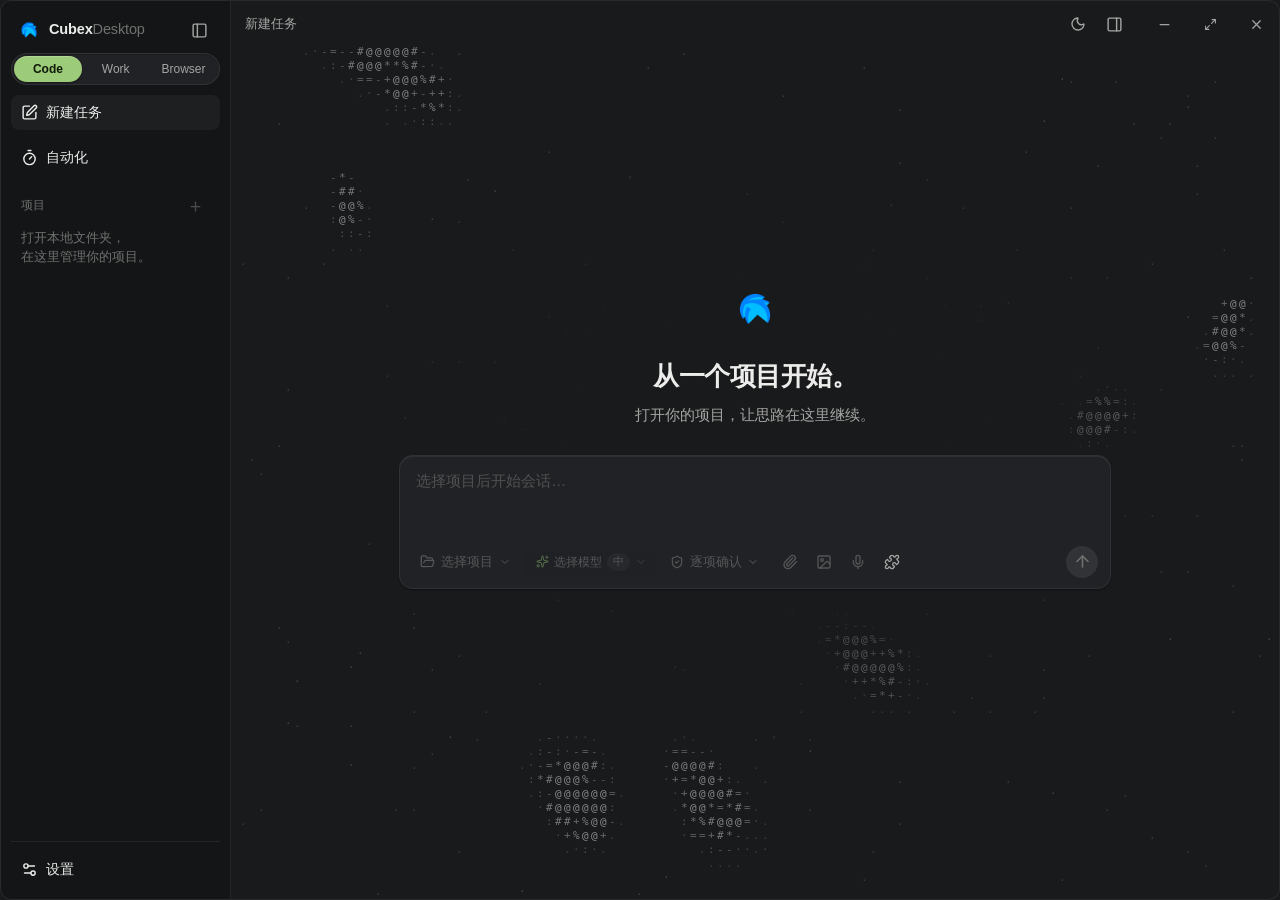
<file: cubex-app/index.html>
<!doctype html>
<html lang="zh-CN" data-accent="matcha">
  <head>
    <meta charset="UTF-8" />
    <meta name="viewport" content="width=device-width, initial-scale=1.0" />
    <link rel="icon" type="image/png" href="./logo.png" />
    <title>CubexDesktop</title>
    <script>
      // 官网只展示深色：应用会把主题写到 html[data-theme] 上，这里随即抹掉，退回 :root 的深色 token
      try { localStorage.setItem('cubex.onboarded', '1') } catch (e) {}
      new MutationObserver(() => {
        if (document.documentElement.hasAttribute('data-theme')) document.documentElement.removeAttribute('data-theme');
      }).observe(document.documentElement, { attributes: true, attributeFilter: ['data-theme'] });
    </script>
    <script type="module" crossorigin src="./assets/index-jLh_U6a2.js"></script>
    <link rel="modulepreload" crossorigin href="./assets/react-3lKGoLXY.js" />
    <link rel="modulepreload" crossorigin href="./assets/zod-DDXHHInt.js" />
    <link rel="stylesheet" crossorigin href="./assets/index-BJhnnkEE.css" />
    <style>
      /* 官网里的演示窗口：去掉「浏览器预览」这类状态标注，隐藏滚动条 */
      html, body, #root { height: 100%; margin: 0; overflow: hidden; background: #191a1c; }
      body { -webkit-user-select: none; user-select: none; cursor: default; }
      .preview-badge, .composer-hint, .quick-actions, .col-resizer { display: none !important; }
      ::-webkit-scrollbar { width: 0; height: 0; }
      * { scrollbar-width: none; }
      .ai-ascii-field { pointer-events: none; }
    </style>
  </head>
  <body>
    <div id="root">
      <div style="height:100%;display:flex;align-items:center;justify-content:center;font-family:system-ui,sans-serif;color:#8a8f98">
        <svg width="30" height="30" viewBox="0 0 24 24" fill="none" stroke="currentColor" stroke-width="2" stroke-linecap="round" stroke-linejoin="round" style="animation:sk-spin 1.2s linear infinite"><path d="M21 12a9 9 0 1 1-6.219-8.56"/></svg>
      </div>
      <style>@keyframes sk-spin{to{transform:rotate(360deg)}}</style>
    </div>
  </body>
</html>
</file>
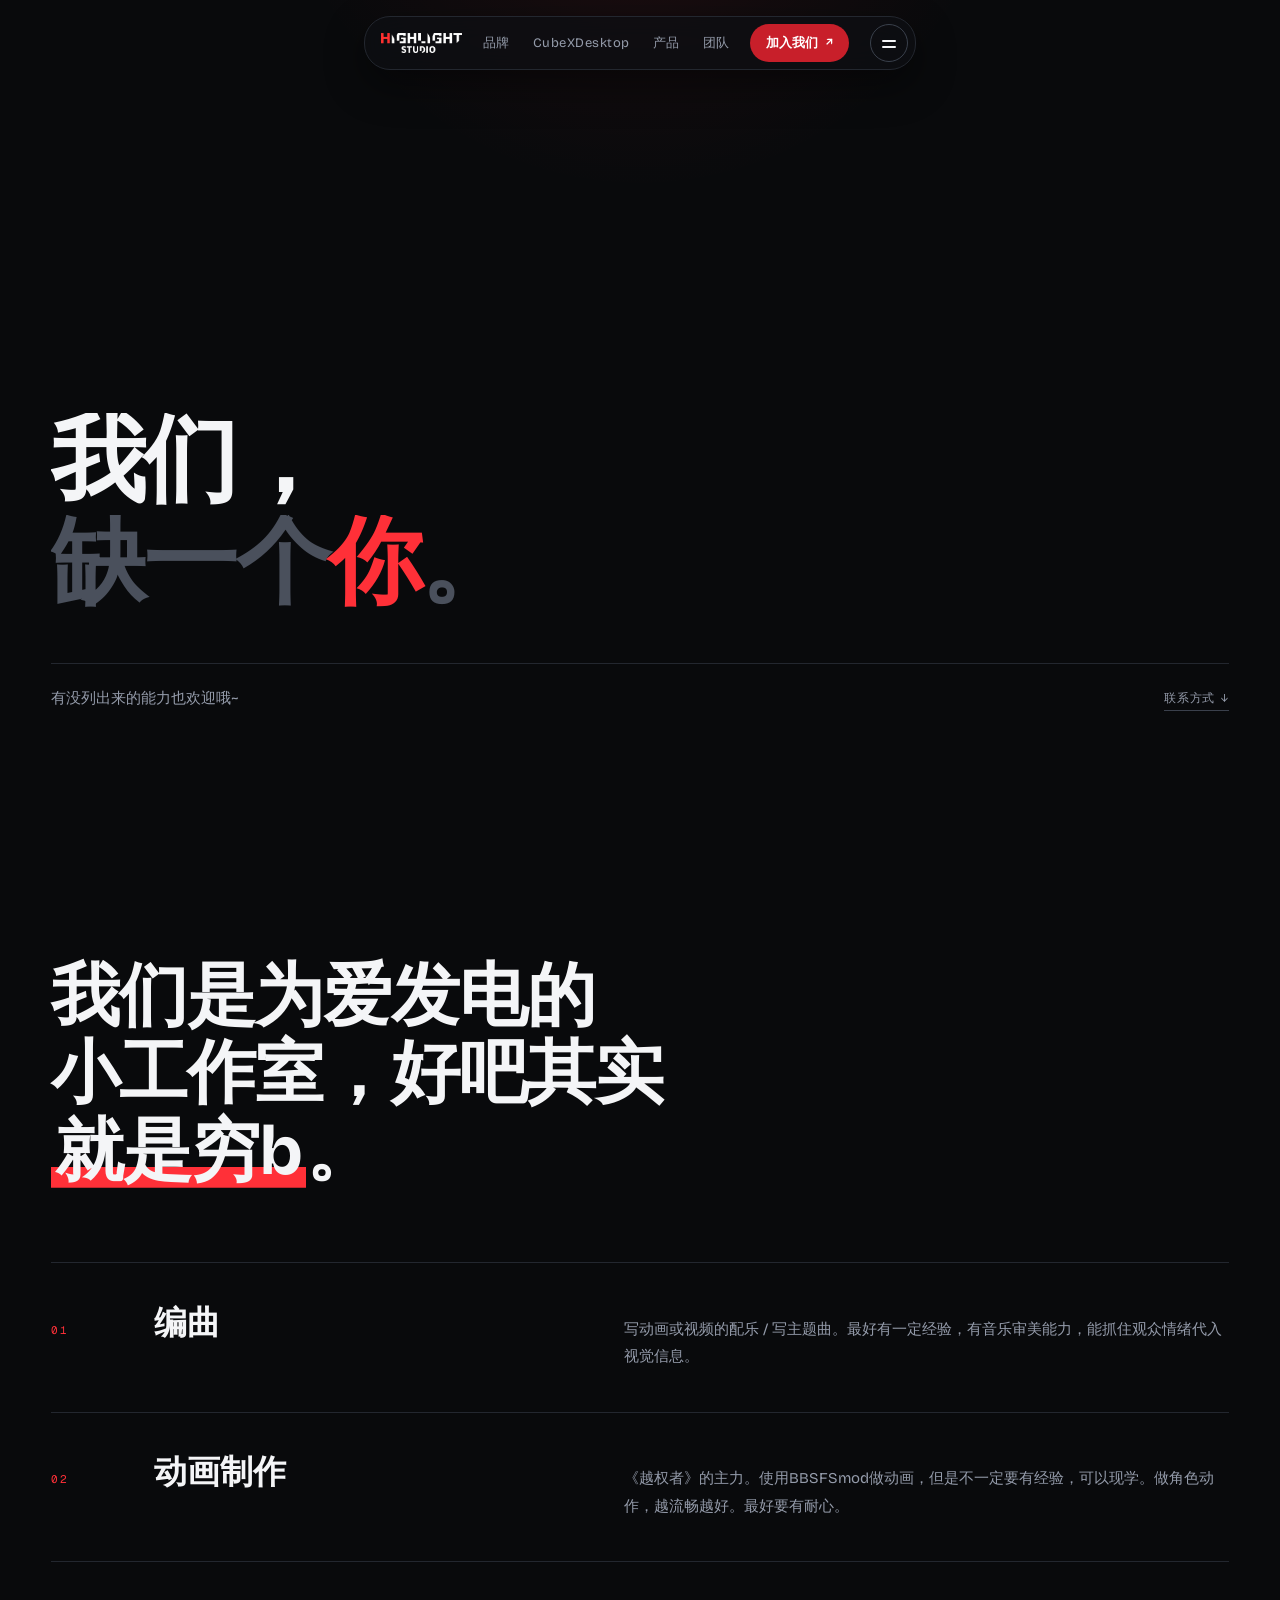
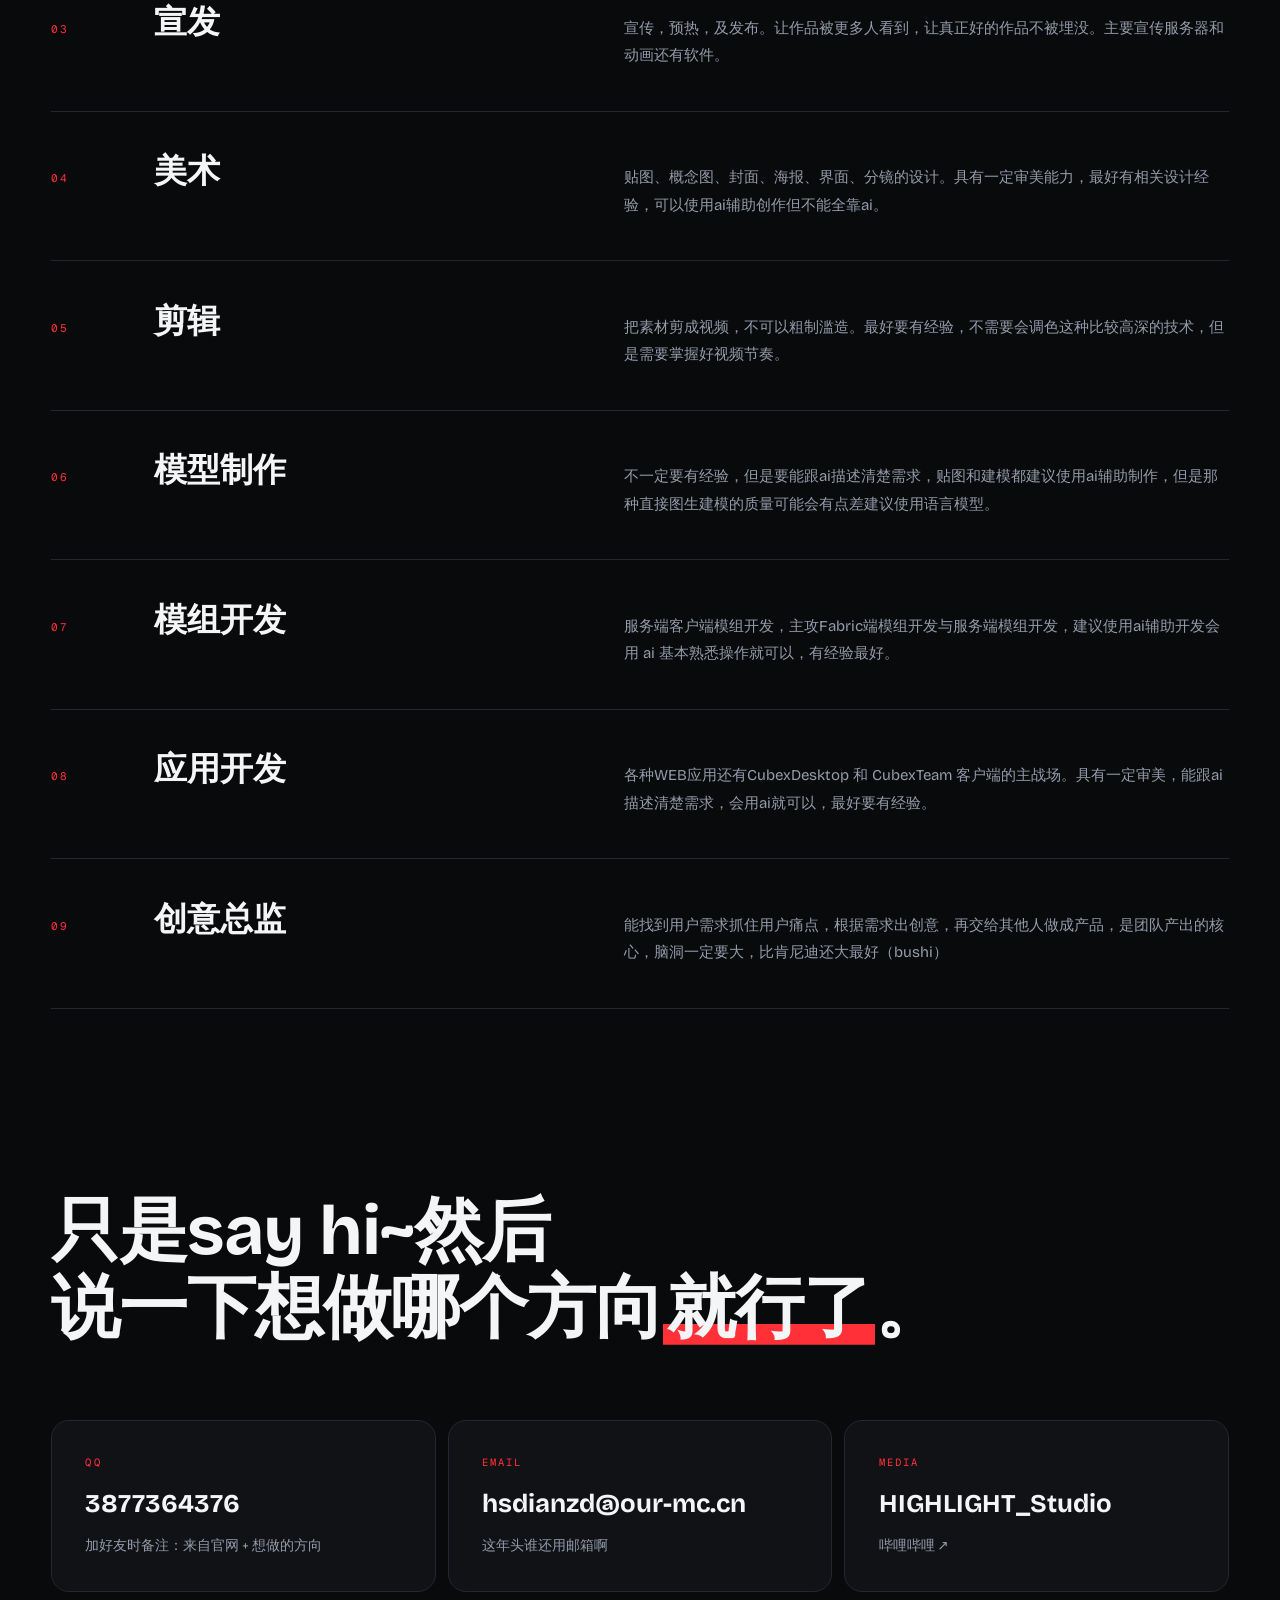
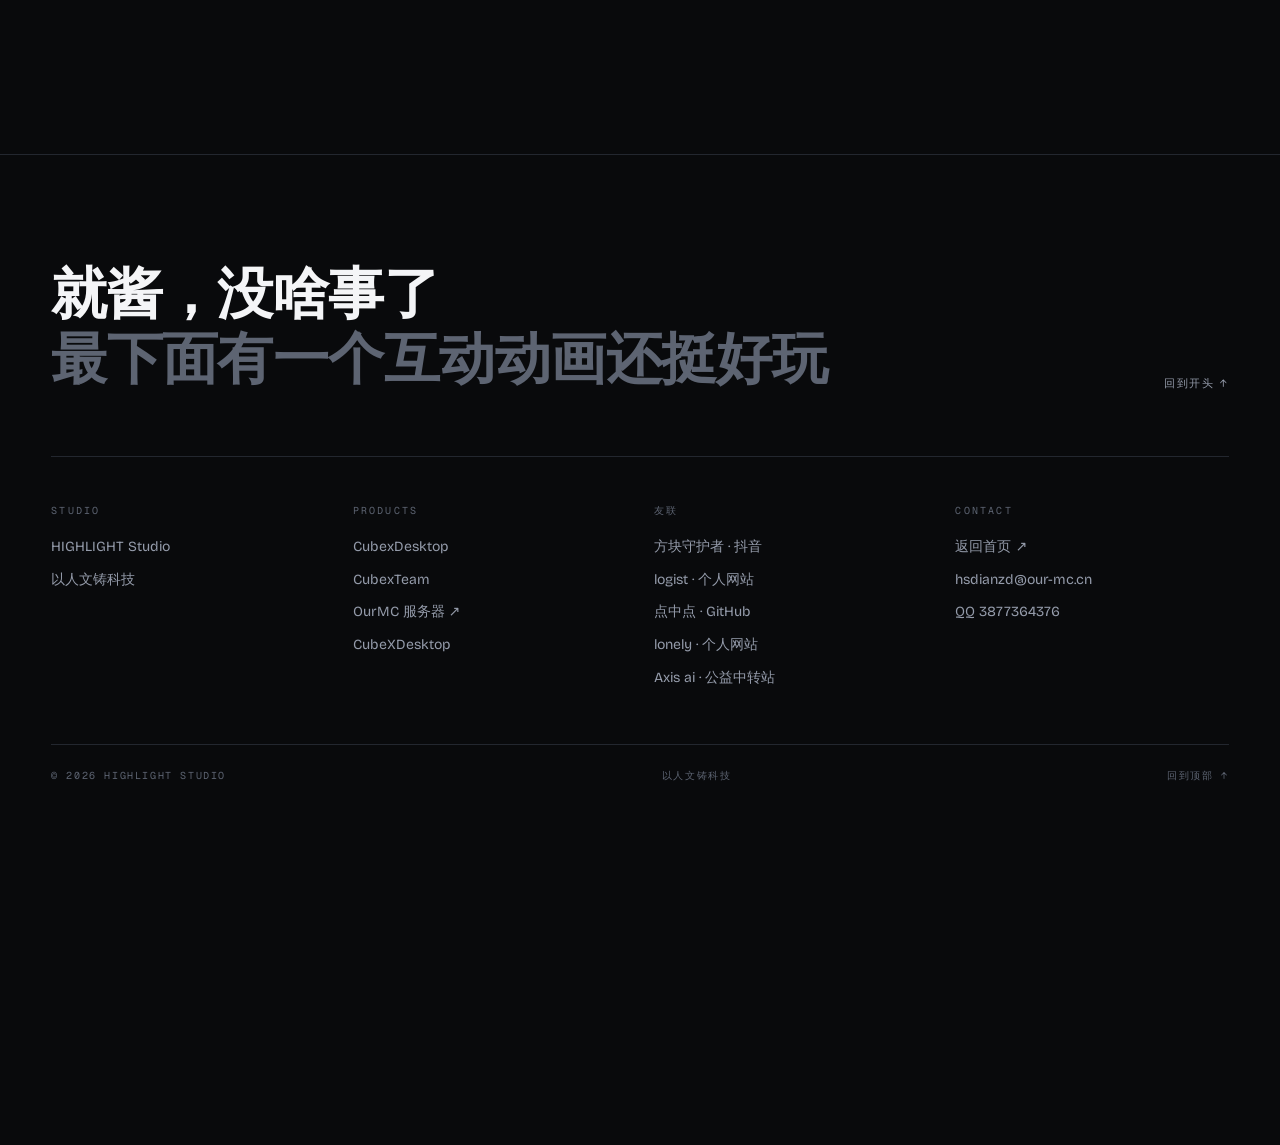
<file: join.html>
<!DOCTYPE html>
<html lang="zh-CN">
<head>
<meta charset="utf-8">
<meta name="viewport" content="width=device-width,initial-scale=1,viewport-fit=cover">
<title>加入我们 · HIGHLIGHT Studio</title>
<meta name="description" content="HIGHLIGHT Studio 长期招募：编曲、动画制作、宣发、美术、剪辑、模型制作、模组开发、软件开发、创意总监。">
<meta name="theme-color" content="#090a0c">
<meta name="color-scheme" content="dark">
<link rel="icon" href="./assets/icon.svg" type="image/svg+xml">
<link rel="icon" href="./assets/icon-192.png" type="image/png" sizes="192x192">
<link rel="apple-touch-icon" href="./assets/apple-touch-icon.png">
<link rel="preload" href="./assets/fonts/BricolageGrotesque-Bold.woff2" as="font" type="font/woff2" crossorigin>
<link rel="stylesheet" href="./css/site.css">
<script>document.documentElement.classList.add(matchMedia('(prefers-reduced-motion: reduce)').matches ? 'still' : 'motion');</script>
<script type="module" src="./js/main.js"></script>
</head>
<body class="page-join">
<a class="skip" href="#roles">跳到岗位列表</a>

<header class="island-wrap" id="nav">
  <nav class="island" aria-label="主导航">
    <a class="island-brand" href="./index.html" aria-label="HIGHLIGHT STUDIO 首页">
      <picture><source srcset="./assets/logo-nav.webp" type="image/webp"><img class="island-logo" src="./assets/logo-nav.png" alt="HIGHLIGHT STUDIO" width="243" height="60"></picture>
    </a>
    <span class="island-links">
      <a href="./index.html#brand">品牌</a>
      <a href="./index.html#cubex">CubeXDesktop</a>
      <a href="./index.html#products">产品</a>
      <a href="./index.html#team">团队</a>
    </span>
    <a class="island-join" href="./join.html" aria-current="page">加入我们 <span aria-hidden="true">↗</span></a>
    <button class="island-toggle" id="menuBtn" type="button" aria-label="打开菜单" aria-expanded="false" aria-controls="menu"><i></i><i></i></button>
    <i class="island-progress" id="navBar" aria-hidden="true"></i>
  </nav>
</header>

<div class="menu" id="menu" hidden>
  <div class="menu-mask" data-close></div>
  <div class="menu-in" role="dialog" aria-modal="true" aria-label="站点菜单">
    <div class="menu-col">
    <h2 class="menu-h">Navigate</h2>
    <ol class="menu-list">
      <li><a href="./index.html#brand"><small>00</small>品牌</a></li>
      <li><a href="./index.html#cubex"><small>01</small>CubeXDesktop</a></li>
      <li><a href="./index.html#products"><small>02</small>产品</a></li>
      <li><a href="./index.html#team"><small>03</small>团队</a></li>
      <li><a href="#contact"><small>04</small>联系方式</a></li>
    </ol>
    </div>
    <div class="menu-side">
      <h2 class="menu-h">Studio</h2>
      <p>求你了😭我们真的很缺人</p>
      <span class="mono">QQ 3877364376</span>
      <a class="mono" href="mailto:hsdianzd@our-mc.cn">hsdianzd@our-mc.cn</a>
    </div>
  </div>
</div>

<p class="chapter" id="chapter" aria-hidden="true"><b>JOIN</b><span>招募</span></p>

<main class="page" id="top">

<section class="hero hero-sm" id="recruit" data-chapter="JOIN" data-name="招募" aria-labelledby="jTitle">
  <div class="hero-light" aria-hidden="true"><i></i></div>
  <div class="wrap hero-in">
    <h1 class="hero-title sm" id="jTitle">
      <span class="line"><span>我们，</span></span>
      <span class="line"><span>缺一个<em>你</em>。</span></span>
    </h1>
    <div class="hero-foot">
      <p class="hero-lead">有没列出来的能力也欢迎哦~</p>
      <a class="arrow-link" href="#contact">联系方式<span aria-hidden="true">↓</span></a>
    </div>
  </div>
</section>

<section class="sec roles-sec" id="roles" data-chapter="01" data-name="方向" aria-labelledby="rolesTitle">
  <div class="wrap">
    <header class="sec-head" data-rv>
      <h2 class="sec-title" id="rolesTitle">我们是为爱发电的<br>小工作室，好吧其实<mark class="hl" data-hl>就是穷b</mark>。</h2>
    </header>

    <ol class="roles">
      <li class="role" id="r01" data-rv>
        <span class="role-no">01</span>
        <h3 class="role-name">编曲</h3>
        <div class="role-body"><p>写动画或视频的配乐 / 写主题曲。最好有一定经验，有音乐审美能力，能抓住观众情绪代入视觉信息。</p>
      </li>
      <li class="role" id="r02" data-rv>
        <span class="role-no">02</span>
        <h3 class="role-name">动画制作</h3>
        <div class="role-body"><p>《越权者》的主力。使用BBSFSmod做动画，但是不一定要有经验，可以现学。做角色动作，越流畅越好。最好要有耐心。</p>
      </li>
      <li class="role" id="r03" data-rv>
        <span class="role-no">03</span>
        <h3 class="role-name">宣发</h3>
        <div class="role-body"><p>宣传，预热，及发布。让作品被更多人看到，让真正好的作品不被埋没。主要宣传服务器和动画还有软件。</p>
      </li>
      <li class="role" id="r04" data-rv>
        <span class="role-no">04</span>
        <h3 class="role-name">美术</h3>
        <div class="role-body"><p>贴图、概念图、封面、海报、界面、分镜的设计。具有一定审美能力，最好有相关设计经验，可以使用ai辅助创作但不能全靠ai。</p>
      </li>
      <li class="role" id="r05" data-rv>
        <span class="role-no">05</span>
        <h3 class="role-name">剪辑</h3>
        <div class="role-body"><p>把素材剪成视频，不可以粗制滥造。最好要有经验，不需要会调色这种比较高深的技术，但是需要掌握好视频节奏。</p>
      </li>
      <li class="role" id="r06" data-rv>
        <span class="role-no">06</span>
        <h3 class="role-name">模型制作</h3>
        <div class="role-body"><p>不一定要有经验，但是要能跟ai描述清楚需求，贴图和建模都建议使用ai辅助制作，但是那种直接图生建模的质量可能会有点差建议使用语言模型。</p>
      </li>
      <li class="role" id="r07" data-rv>
        <span class="role-no">07</span>
        <h3 class="role-name">模组开发</h3>
        <div class="role-body"><p>服务端客户端模组开发，主攻Fabric端模组开发与服务端模组开发，建议使用ai辅助开发会用 ai 基本熟悉操作就可以，有经验最好。</p>
      </li>
      <li class="role" id="r08" data-rv>
        <span class="role-no">08</span>
        <h3 class="role-name">应用开发</h3>
        <div class="role-body"><p>各种WEB应用还有CubexDesktop 和 CubexTeam 客户端的主战场。具有一定审美，能跟ai描述清楚需求，会用ai就可以，最好要有经验。</p>
      </li>
      <li class="role" id="r09" data-rv>
        <span class="role-no">09</span>
        <h3 class="role-name">创意总监</h3>
        <div class="role-body"><p>能找到用户需求抓住用户痛点，根据需求出创意，再交给其他人做成产品，是团队产出的核心，脑洞一定要大，比肯尼迪还大最好（bushi）</p>
      </li>
    </ol>
  </div>
</section>

<section class="sec contact-sec" id="contact" data-chapter="02" data-name="联系" aria-labelledby="contactTitle">
  <div class="wrap">
    <header class="sec-head" data-rv>
      <h2 class="sec-title" id="contactTitle">只是say hi~然后<br>说一下想做哪个方向<mark class="hl" data-hl>就行了</mark>。</h2>
    </header>
    <div class="contacts">
      <div class="contact" data-rv>
        <b>QQ</b><span>3877364376</span><u>加好友时备注：来自官网 + 想做的方向</u>
      </div>
      <a class="contact" data-rv href="mailto:hsdianzd@our-mc.cn">
        <b>EMAIL</b><span>hsdianzd@our-mc.cn</span><u>这年头谁还用邮箱啊</u>
      </a>
      <a class="contact" data-rv href="https://b23.tv/MWC6TgT" target="_blank" rel="noopener">
        <b>MEDIA</b><span>HIGHLIGHT_Studio</span><u>哔哩哔哩 ↗</u>
      </a>
    </div>
  </div>
</section>

</main>

<!-- ============ 页脚 ============ -->
<footer class="foot" id="foot">
  <div class="foot-body">
    <div class="wrap">
      <div class="foot-lead">
        <p class="foot-say">就酱，没啥事了<br><span>最下面有一个互动动画还挺好玩</span></p>
        <a class="foot-top" href="#top">回到开头<span aria-hidden="true">↑</span></a>
      </div>
      <div class="foot-cols">
        <div class="foot-col">
          <h2>Studio</h2>
          <p>HIGHLIGHT Studio</p>
          <p>以人文铸科技</p>
        </div>
        <div class="foot-col">
          <h2>Products</h2>
          <a href="./index.html#products">CubexDesktop</a>
          <a href="./index.html#products">CubexTeam</a>
          <a href="https://our-mc.cn" target="_blank" rel="noopener">OurMC 服务器 ↗</a>
          <a href="./index.html#cubex">CubeXDesktop</a>
        </div>
        <div class="foot-col">
          <h2>友联</h2>
          <a href="https://www.douyin.com/user/MS4wLjABAAAA6l3Q2b9OBv3SRSCAR-rzXw8KzIYFwrzRI-qXA2hwyveWs4N40lMzNZl6aIAqWbCo" target="_blank" rel="noopener">方块守护者 · 抖音</a>
          <a href="https://logist1024.github.io/" target="_blank" rel="noopener">logist · 个人网站</a>
          <a href="https://github.com/dian-ZD" target="_blank" rel="noopener">点中点 · GitHub</a>
          <a href="https://www.lonely.land/" target="_blank" rel="noopener">lonely · 个人网站</a>
          <a href="https://ai.onyxaxis.org/" target="_blank" rel="noopener">Axis ai · 公益中转站</a>
        </div>
        <div class="foot-col">
          <h2>Contact</h2>
          <a href="./index.html">返回首页 ↗</a>
          <a href="mailto:hsdianzd@our-mc.cn">hsdianzd@our-mc.cn</a>
          <p>QQ 3877364376</p>
        </div>
      </div>
      <div class="foot-bar">
        <span>© 2026 HIGHLIGHT STUDIO</span>
        <span>以人文铸科技</span>
        <a href="#top">回到顶部 ↑</a>
      </div>
    </div>
  </div>

  <!-- trae.cn 式揭幕：占位层随文档流，字标层 position:fixed 贴底，被上方内容盖住，滚到底露出 -->
  <div class="distort" id="distort" style="--aspect:4.0359">
    <div class="distort-stage">
      <div class="distort-canvas" id="distortCanvas">
        <img class="distort-img" src="./assets/footer-mark.webp" alt="HIGHLIGHT STUDIO" width="1800" height="446" loading="lazy" decoding="async">
      </div>
    </div>
  </div>
</footer>

</body>
</html>
</file>
<file: cubex-app/assets/index-BJhnnkEE.css>
:root{color-scheme:dark;--bg: #191a1c;--bg-sidebar: #141517;--bg-elevated: #202225;--bg-panel: #23252a;--surface: #202225;--border: rgba(255, 255, 255, .1);--accent: #6fa8e0;--text-secondary: #a4a5a2;--bg-hover: rgba(255, 255, 255, .045);--bg-active: rgba(255, 255, 255, .08);--line: rgba(255, 255, 255, .07);--line-strong: rgba(255, 255, 255, .13);--text: #ececea;--text-dim: #a4a5a2;--text-faint: #6f716e;--matcha: #9ccb7a;--matcha-deep: #82b361;--matcha-ink: #101a08;--ai-text: var(--text);--ai-text-secondary: var(--text-dim);--ai-text-faint: var(--text-faint);--ai-field-bg: var(--bg-elevated);--ai-field-bg-hover: var(--bg-hover);--ai-primary: var(--matcha);--ai-primary-text: var(--matcha-ink);--ai-state-hover: var(--bg-active);--ai-surface-container: var(--bg-panel);--ai-surface-container-high: var(--bg-elevated);--ai-focus-shadow: rgba(156, 203, 122, .2);--ai-outline-variant: var(--line);--ai-shadow-md: 0 18px 48px rgba(0, 0, 0, .3);--ai-ease-out: cubic-bezier(.16, 1, .3, 1);--ai-ease-standard: cubic-bezier(.4, 0, .2, 1);--ai-ease-loop: cubic-bezier(.4, 0, .6, 1);--matcha-soft: rgba(156, 203, 122, .14);--matcha-dim: rgba(156, 203, 122, .12);--red: #e5675e;--red-soft: rgba(229, 103, 94, .14);--amber: #d9aa4d;--amber-soft: rgba(217, 170, 77, .14);--blue: #6fa8e0;--blue-soft: rgba(111, 168, 224, .14);--purple: #b083db;--purple-soft: rgba(176, 131, 219, .14);--teal: #5fc2ae;--teal-soft: rgba(95, 194, 174, .14);--radius: 8px;--radius-lg: 14px;--mono: "Cascadia Code", "Cascadia Mono", Consolas, "JetBrains Mono", monospace;--ui: "Segoe UI Variable Text", "Segoe UI Variable", "Segoe UI", "Microsoft YaHei UI", "PingFang SC", "Noto Sans SC", sans-serif;--fast: .12s;--panel: .2s;--spring: cubic-bezier(.22, 1.4, .36, 1);--slide: .38s;--slide-travel: 28px;--column: 760px;--font-size: 14px;--code-font-size: 13px;--pad: 1;--side-col: clamp(208px, 18vw, 288px);--right-col: clamp(208px, 24vw, 400px)}:root[data-theme=light]{color-scheme:light;--bg: #fbfbf9;--bg-sidebar: #f2f3ef;--bg-elevated: #ffffff;--bg-panel: #ffffff;--surface: #ffffff;--border: rgba(0, 0, 0, .11);--accent: #2f6db0;--text-secondary: #555753;--bg-hover: rgba(0, 0, 0, .045);--bg-active: rgba(0, 0, 0, .075);--line: rgba(0, 0, 0, .08);--line-strong: rgba(0, 0, 0, .16);--text: #1d1e1c;--text-dim: #555753;--text-faint: #8a8c87;--matcha: #4f8a2c;--matcha-deep: #3f7222;--matcha-ink: #ffffff;--matcha-soft: rgba(79, 138, 44, .12);--matcha-dim: rgba(79, 138, 44, .1);--red: #c8423a;--red-soft: rgba(200, 66, 58, .1);--amber: #a87712;--amber-soft: rgba(168, 119, 18, .12);--blue: #2f6db0;--blue-soft: rgba(47, 109, 176, .1);--purple: #7a4fb0;--purple-soft: rgba(122, 79, 176, .1);--teal: #2f8a76;--teal-soft: rgba(47, 138, 118, .1)}:root[data-accent=ocean]{--matcha: #5aa9e6;--matcha-deep: #3f8fd0;--matcha-ink: #06131f;--matcha-soft: rgba(90, 169, 230, .14)}:root[data-accent=sunset]{--matcha: #f0975a;--matcha-deep: #db7d3f;--matcha-ink: #1f1206;--matcha-soft: rgba(240, 151, 90, .14)}:root[data-accent=violet]{--matcha: #b083db;--matcha-deep: #9566c4;--matcha-ink: #150a1f;--matcha-soft: rgba(176, 131, 219, .14)}:root[data-accent=rose]{--matcha: #e884a6;--matcha-deep: #d16588;--matcha-ink: #1f0a12;--matcha-soft: rgba(232, 132, 166, .14)}:root[data-accent=mono]{--matcha: #b9bbb6;--matcha-deep: #9a9c97;--matcha-ink: #14150f;--matcha-soft: rgba(185, 187, 182, .14)}:root[data-theme=light][data-accent=ocean]{--matcha: #2f6db0;--matcha-deep: #245896;--matcha-ink: #ffffff;--matcha-soft: rgba(47, 109, 176, .12)}:root[data-theme=light][data-accent=sunset]{--matcha: #c96a1f;--matcha-deep: #a85614;--matcha-ink: #ffffff;--matcha-soft: rgba(201, 106, 31, .12)}:root[data-theme=light][data-accent=violet]{--matcha: #7a4fb0;--matcha-deep: #653f96;--matcha-ink: #ffffff;--matcha-soft: rgba(122, 79, 176, .12)}:root[data-theme=light][data-accent=rose]{--matcha: #c14b74;--matcha-deep: #a53c61;--matcha-ink: #ffffff;--matcha-soft: rgba(193, 75, 116, .12)}:root[data-theme=light][data-accent=mono]{--matcha: #5c5e58;--matcha-deep: #47493f;--matcha-ink: #ffffff;--matcha-soft: rgba(92, 94, 88, .12)}:root[data-font-family=inter]{--ui: "Inter", "Helvetica Neue", "Arial", "Microsoft YaHei UI", "PingFang SC", "Noto Sans SC", sans-serif}:root[data-font-family=source-han-sans]{--ui: "Source Han Sans SC", "Noto Sans SC", "Source Han Sans CN", "PingFang SC", "Microsoft YaHei UI", sans-serif}:root[data-font-family=jetbrains-mono]{--ui: "JetBrains Mono", "Cascadia Code", "Fira Code", "Consolas", "Sarasa Mono SC", monospace}:root[data-background=true] body:before{content:"";position:fixed;inset:0;z-index:0;pointer-events:none;background-image:var(--bg-image);background-size:cover;background-position:center;opacity:var(--bg-image-opacity, .35);border-radius:12px}:root[data-background=true] #root{position:relative;z-index:1;background:transparent}:root[data-background=true] .shell{background:color-mix(in srgb,var(--bg) 78%,transparent)}:root[data-background=true] .sidebar,:root[data-background=true] .main{background:transparent}:root[data-maximized=true] body:before{border-radius:0}:root[data-density=compact]{--pad: .72}:root[data-reduce-motion=true] *,:root[data-reduce-motion=true] *:before,:root[data-reduce-motion=true] *:after{animation:none!important;transition:none!important}*{box-sizing:border-box}html,body,#root{height:100%;margin:0}body{background:transparent;color:var(--text);font:var(--font-size)/1.5 var(--ui);-webkit-font-smoothing:antialiased;overflow:hidden}::-webkit-scrollbar{width:10px;height:10px}::-webkit-scrollbar-track{background:transparent}::-webkit-scrollbar-thumb{background:var(--scrollbar, rgba(140, 140, 150, .28));border-radius:999px;border:3px solid transparent;background-clip:padding-box}::-webkit-scrollbar-thumb:hover{background:var(--scrollbar-hover, rgba(140, 140, 150, .5));background-clip:padding-box}::-webkit-scrollbar-thumb:active{background:var(--matcha);background-clip:padding-box}::-webkit-scrollbar-corner{background:transparent}button,input,select,textarea{font:inherit;color:inherit}button{cursor:pointer;border:0;background:transparent;border-radius:var(--radius);padding:6px 12px;display:inline-flex;align-items:center;gap:8px;transition:background var(--fast),color var(--fast),border-color var(--fast),opacity var(--fast)}button:disabled{cursor:not-allowed;opacity:.4}:where(button,input,select,textarea,[tabindex]):focus-visible{outline:2px solid var(--matcha);outline-offset:1px}svg{flex-shrink:0}.truncate{overflow:hidden;text-overflow:ellipsis;white-space:nowrap;min-width:0}.spin{animation:spin .9s linear infinite}kbd{font-family:var(--mono);font-size:10.5px;color:var(--text-faint);border:1px solid var(--line-strong);border-radius:4px;padding:0 5px;line-height:16px}.icon-button{width:30px;height:30px;padding:0;justify-content:center;flex:none;color:var(--text-dim)}.icon-button:hover:not(:disabled){background:var(--bg-hover);color:var(--text)}.btn-primary{background:var(--matcha);color:var(--matcha-ink);font-weight:600;padding:7px 14px;white-space:nowrap;flex-shrink:0}.btn-primary:hover:not(:disabled){background:var(--matcha-deep)}.btn-secondary{background:var(--bg-hover);color:var(--text);padding:7px 14px;white-space:nowrap;flex-shrink:0}.btn-secondary:hover:not(:disabled){background:var(--bg-active)}.btn-danger{color:var(--red);font-size:13px;padding:5px 10px;gap:6px}.btn-danger:hover:not(:disabled){background:var(--red-soft)}.muted{color:var(--text-faint);margin:0}.ok-text{color:var(--matcha)}.danger-text{color:var(--red)}.shell{display:flex;height:100%;background:var(--bg);border-radius:12px;border:1px solid var(--line);overflow:hidden;transition:opacity var(--panel) ease}.shell.maximized{border-radius:0;border-color:transparent}:root[data-maximized=true] .shell{border-radius:0;border-color:transparent}.shell.blurred{opacity:.94}.right-panel{width:var(--right-col);flex-shrink:0;display:flex;flex-direction:column;min-height:0;border-left:1px solid var(--line);background:var(--bg-sidebar);animation:slide-in-right var(--panel) ease-out}.right-panel-head{height:42px;flex-shrink:0;display:flex;align-items:center;justify-content:space-between;gap:6px;padding:0 8px;font-size:13px;color:var(--text-dim);border-bottom:1px solid var(--line)}.right-panel-actions{display:flex;align-items:center;gap:2px;flex-shrink:0}.segmented{position:relative;display:grid;grid-template-columns:repeat(var(--seg-count, 5),1fr);flex:1;min-width:0;height:28px;padding:2px;border-radius:999px;background:var(--bg-active);isolation:isolate}.segmented-thumb{position:absolute;top:2px;bottom:2px;left:2px;width:calc((100% - 4px) / var(--seg-count, 5));border-radius:999px;background:var(--matcha);box-shadow:0 2px 10px color-mix(in srgb,var(--matcha) 38%,transparent);transform:translate(calc(var(--seg-index, 0) * 100%));transition:transform .44s var(--spring),box-shadow var(--fast);z-index:0}.segmented button{position:relative;z-index:1;display:inline-flex;align-items:center;justify-content:center;gap:4px;min-width:0;border:0;border-radius:999px;background:transparent;color:var(--text-dim);font:inherit;font-size:12px;cursor:pointer;transition:color var(--fast)}.segmented button span{display:none}.segmented button.active{color:var(--matcha-ink)}.segmented button:hover:not(.active){color:var(--text)}.right-panel.detached{width:100%;flex:1;border-left:0;animation:none}.panel-shell .main-shell{width:100%}.panel-titlebar{-webkit-app-region:drag}.panel-titlebar button{-webkit-app-region:no-drag}.panel-shell-empty{flex:1}.panel-note{font-size:12px;color:var(--text-faint);line-height:1.5;margin:6px 0}.panel-note code{font-family:var(--mono);font-size:11px}.panel-meta{margin-left:auto;font-size:11px;color:var(--text-faint);font-variant-numeric:tabular-nums;flex-shrink:0}.panel-crumbs{display:flex;align-items:center;gap:6px;min-height:28px;margin-bottom:8px;font-size:12px;color:var(--text-dim)}.panel-crumbs>.truncate{flex:1;min-width:0}.panel-files,.panel-file,.panel-terminal,.panel-browser,.panel-summary,.panel-changes{display:flex;flex-direction:column;height:100%;min-height:0}.file-list{list-style:none;margin:0;padding:0;overflow:auto;flex:1}.file-row{width:100%;display:flex;align-items:center;gap:8px;padding:5px 8px;border:0;border-radius:var(--radius);background:transparent;color:var(--text);font:inherit;font-size:13px;text-align:left;cursor:pointer}.file-row:hover{background:var(--bg-hover)}.file-row.skipped{color:var(--text-faint)}.file-row>.truncate{flex:1;min-width:0}.file-arrow{color:var(--text-faint)}.panel-code{flex:1;margin:0;overflow:auto;padding:8px 0;border:1px solid var(--line);border-radius:var(--radius);background:var(--bg);font-family:var(--mono);font-size:12px;line-height:1.55;white-space:pre;tab-size:2}.panel-code span{display:block;padding-right:10px}.panel-code i{display:inline-block;width:40px;padding-right:10px;text-align:right;color:var(--text-faint);font-style:normal;user-select:none}.file-editor-actions{display:flex;flex-wrap:wrap;align-items:center;gap:6px;margin-bottom:8px}.msg.system>.system-message-text{flex:1;min-width:0;white-space:pre-wrap;overflow-wrap:anywhere}.msg.system>.error-continue{flex:0 0 auto;align-self:center;margin-left:auto;white-space:nowrap}.file-editor-input{flex:1;min-height:160px;min-width:0;width:100%;padding:10px;resize:none;overflow:auto;border:1px solid var(--line);border-radius:var(--radius);background:var(--bg);color:var(--text);font:12px/1.55 var(--mono);tab-size:2}.file-editor-input:focus{outline:1px solid var(--matcha);border-color:var(--matcha)}.file-editor-error{padding:8px;margin-bottom:8px;color:var(--red);background:var(--red-soft);border-radius:var(--radius);overflow-wrap:anywhere;font-size:12px}.terminal-output{flex:1;min-height:0;overflow:auto;padding:8px 10px;border:1px solid var(--line);border-radius:var(--radius);background:var(--bg);font-family:var(--mono);font-size:12px}.terminal-record{margin-bottom:10px}.terminal-cmd{display:flex;align-items:center;gap:6px;color:var(--text);word-break:break-all}.prompt{color:var(--matcha);font-weight:600;flex-shrink:0}.terminal-running{display:flex;align-items:center;gap:6px;color:var(--text-faint);margin-top:4px}.terminal-record pre{margin:4px 0 0;white-space:pre-wrap;word-break:break-all;color:var(--text-dim)}.terminal-input{display:flex;align-items:center;gap:8px;margin-top:8px;padding:4px 6px 4px 10px;border:1px solid var(--line-strong);border-radius:var(--radius);background:var(--bg-elevated)}.terminal-input input,.browser-bar input{flex:1;min-width:0;border:0;background:transparent;color:var(--text);font:inherit;font-size:13px;outline:none}.terminal-input input{font-family:var(--mono);font-size:12px}.terminal-input:focus-within,.browser-bar:focus-within{border-color:var(--matcha)}.browser-bar{display:flex;align-items:center;gap:8px;padding:4px 6px 4px 10px;border:1px solid var(--line-strong);border-radius:var(--radius);background:var(--bg-elevated);color:var(--text-faint);margin-bottom:12px}.browser-frame{position:relative;flex:1 1 55%;min-height:120px;border:1px solid var(--line-strong);border-radius:var(--radius);overflow:hidden;background:var(--bg-elevated);display:flex}.browser-webview{flex:1;width:100%;height:100%;border:0}.browser-error{position:absolute;inset:0;display:flex;flex-direction:column;align-items:center;justify-content:center;gap:10px;padding:20px;text-align:center;background:color-mix(in srgb,var(--bg-elevated) 92%,transparent);color:var(--red);animation:fade-in var(--fast) ease}.browser-error p{margin:0;font-size:12.5px;color:var(--text-faint);max-width:90%}.browser-console{flex:1 1 45%;min-height:120px;margin-top:10px;display:flex;flex-direction:column;border:1px solid var(--line);border-radius:var(--radius);background:var(--bg-elevated);overflow:hidden;transition:flex-basis var(--panel) ease,min-height var(--panel) ease}.browser-console.collapsed{flex:0 0 auto;min-height:0}.console-toggle{display:inline-flex;align-items:center;gap:4px;border:0;background:transparent;padding:0;cursor:pointer;color:var(--text)}.console-toggle svg{transition:transform var(--fast) ease;color:var(--text-faint)}.rot90{transform:rotate(90deg)}.browser-console-head{display:flex;align-items:center;justify-content:space-between;gap:8px;padding:6px 8px 6px 10px;border-bottom:1px solid var(--line)}.console-title{display:inline-flex;align-items:center;gap:6px;font-size:12.5px;color:var(--text)}.console-error-count{display:inline-flex;align-items:center;gap:3px;color:var(--red);font-variant-numeric:tabular-nums}.console-actions{display:flex;align-items:center;gap:4px}.console-filter{padding:3px 8px;border-radius:var(--radius);border:1px solid var(--line-strong);background:transparent;color:var(--text-faint);font-size:12px;cursor:pointer}.console-filter.active{border-color:var(--red);color:var(--red);background:var(--red-soft)}.console-add-all{display:inline-flex;align-items:center;gap:5px;padding:3px 9px;border-radius:var(--radius);border:1px solid var(--matcha);background:var(--matcha);color:#fff;font-size:12px;cursor:pointer}.console-add-all:disabled{opacity:.45;cursor:not-allowed}.browser-console-body{flex:1;min-height:0;overflow-y:auto;padding:4px 0;font-family:var(--mono);font-size:12px}.console-line{display:flex;align-items:flex-start;gap:8px;padding:4px 8px 4px 10px;border-bottom:1px solid var(--line)}.console-line:last-child{border-bottom:0}.console-line.error{background:var(--red-soft)}.console-line.error .console-msg{color:var(--red)}.console-line.warning .console-msg{color:var(--amber)}.console-msg{flex:1;min-width:0;white-space:pre-wrap;word-break:break-word;color:var(--text)}.console-src{flex-shrink:0;max-width:40%;color:var(--text-faint);font-size:11px;overflow:hidden;text-overflow:ellipsis;white-space:nowrap}.console-add{flex-shrink:0;opacity:0}.console-line:hover .console-add{opacity:1}.summary-card,.summary-group{padding:10px 12px;border:1px solid var(--line);border-radius:var(--radius);background:var(--bg-elevated);margin-bottom:10px;animation:rise var(--panel) ease both}.summary-card>header,.summary-group>header{display:flex;align-items:center;gap:6px;font-size:12px;font-weight:600;color:var(--text-dim);margin-bottom:6px}.summary-group ul{list-style:none;margin:0;padding:0;font-size:12px;font-family:var(--mono);color:var(--text)}.summary-pager{display:flex;align-items:center;justify-content:center;gap:10px;margin-top:8px;padding-top:8px;border-top:1px solid var(--line)}.summary-pager .icon-button{width:24px;height:24px}.summary-pager-info{font-size:11px;font-family:var(--mono);color:var(--text-dim);font-variant-numeric:tabular-nums;min-width:42px;text-align:center}.summary-group li{padding:2px 0}.summary-group ul.search-hits{font-family:var(--ui);display:flex;flex-direction:column;gap:8px}.search-hits li{padding:0}.search-hits a{display:flex;flex-direction:column;gap:3px;padding:8px 10px;border:1px solid var(--line);border-radius:var(--radius);background:var(--bg);text-decoration:none;transition:border-color .15s ease,background .15s ease}.search-hits a:hover{border-color:var(--matcha);background:color-mix(in srgb,var(--matcha) 8%,var(--bg))}.search-hit-title{display:flex;align-items:center;gap:5px;font-size:12.5px;font-weight:600;color:var(--text)}.search-hit-title svg{flex:0 0 auto;color:var(--matcha)}.search-hit-snippet{font-size:11.5px;line-height:1.4;color:var(--text-dim);display:-webkit-box;-webkit-line-clamp:2;-webkit-box-orient:vertical;overflow:hidden}.search-hit-url{font-size:11px;font-family:var(--mono);color:var(--matcha);opacity:.85}.summary-done{display:flex;align-items:center;gap:6px;margin-top:8px;padding:6px 8px;border-radius:var(--radius);font-size:12px}.summary-done{background:var(--matcha-soft);color:var(--matcha)}.summary-card.todo-card{border-color:var(--matcha-soft);background:var(--bg-elevated)}.summary-card.todo-card>header .panel-meta{margin-left:auto;color:var(--matcha);font-variant-numeric:tabular-nums}.context-card>header .panel-meta{margin-left:auto;font-variant-numeric:tabular-nums}.context-bar{height:6px;border-radius:999px;background:var(--bg-active);overflow:hidden;margin-bottom:8px}.context-bar-fill{display:block;height:100%;border-radius:inherit;background:var(--matcha);transition:width var(--panel) ease,background var(--fast) ease}.context-bar.warn .context-bar-fill{background:var(--amber, #d9950b)}.context-bar.danger .context-bar-fill{background:var(--red)}.context-meta{display:flex;align-items:center;justify-content:space-between;gap:8px;font-size:11.5px;color:var(--text-faint)}.context-compact{display:inline-flex;align-items:center;gap:4px;padding:3px 9px;border-radius:var(--radius);border:1px solid var(--line-strong);background:transparent;color:var(--text-faint);font-size:11.5px;cursor:pointer;white-space:nowrap;transition:border-color var(--fast) ease,color var(--fast) ease,background var(--fast) ease}.context-compact:not(:disabled){border-color:var(--matcha);color:var(--matcha);cursor:pointer}.context-compact:not(:disabled):hover{background:var(--matcha-soft)}.context-compact:disabled{opacity:.55;cursor:not-allowed}.todo-progress{height:5px;border-radius:999px;background:var(--bg-active);overflow:hidden;margin-bottom:8px}.todo-progress-fill{display:block;height:100%;border-radius:inherit;background:var(--matcha);transition:width var(--panel) ease}.todo-dots{display:flex;flex-wrap:wrap;align-items:center;gap:8px;margin-bottom:10px}.todo-dot{position:relative;display:inline-flex;align-items:center;outline:none}.todo-dot:before{content:"";width:8px;height:8px;border-radius:999px;background:var(--text-faint);transition:background .14s ease,transform .14s ease}.todo-dot.active:before{background:var(--matcha);animation:pulse 1.4s ease-in-out infinite}.todo-dot.done:before{background:var(--matcha)}.todo-dot:hover:before,.todo-dot:focus-visible:before{transform:scale(1.3)}.todo-dot-label{position:absolute;bottom:calc(100% + 6px);left:50%;transform:translate(-50%);white-space:nowrap;font-size:11px;color:var(--text);background:var(--bg-elevated);border:1px solid var(--line);border-radius:6px;padding:3px 8px;opacity:0;pointer-events:none;transition:opacity .14s ease;z-index:6}.todo-dot:hover .todo-dot-label,.todo-dot:focus-visible .todo-dot-label{opacity:1}.agent-todo-list{list-style:none;margin:0;padding:0;counter-reset:agent-todo}.agent-todo-list li{display:flex;align-items:flex-start;gap:8px;padding:4px 0;font-size:13px;line-height:1.45;color:var(--text-dim)}.agent-todo-list li svg{flex-shrink:0;margin-top:2px;color:var(--text-faint)}.agent-todo-list li.active{color:var(--text);font-weight:600}.agent-todo-list li.active svg{color:var(--matcha)}.agent-todo-list li.done{color:var(--text-faint);text-decoration:line-through}.agent-todo-list li.done svg{color:var(--matcha)}.change-list{list-style:none;margin:0 0 10px;padding:0;max-height:40%;overflow:auto;flex-shrink:0}.change-row{width:100%;display:flex;align-items:center;gap:8px;padding:5px 8px;border:0;border-radius:var(--radius);background:transparent;color:var(--text);font:inherit;font-size:12px;font-family:var(--mono);text-align:left;cursor:pointer}.change-row:hover{background:var(--bg-hover)}.change-row.active{background:var(--bg-active)}.change-row>.truncate{flex:1;min-width:0}.change-stat{display:inline-flex;gap:6px;font-weight:500;flex-shrink:0}.checkpoints{display:flex;flex-direction:column;min-height:0;max-height:46%;padding:6px 0 8px;border-bottom:1px solid var(--border);flex-shrink:0}.checkpoints-head{display:flex;align-items:center;gap:6px;padding:0 10px 6px;color:var(--text-dim);font-size:11.5px;font-weight:600}.checkpoint-list{list-style:none;margin:0;padding:0;min-height:0;overflow:auto}.checkpoint-row{display:flex;align-items:center;gap:2px;padding-right:6px}.checkpoint-toggle{flex:1;min-width:0;display:flex;align-items:center;gap:6px;padding:4px 10px;border:0;border-radius:var(--radius);background:transparent;color:var(--text);font:inherit;font-size:12px;text-align:left;cursor:pointer}.checkpoint-toggle:hover{background:var(--bg-hover)}.checkpoint-toggle>.truncate{flex:1;min-width:0}.checkpoint-time{color:var(--text-faint);font-family:var(--mono);font-variant-numeric:tabular-nums;flex-shrink:0}.checkpoint-count{color:var(--text-faint);font-size:11px;flex-shrink:0}.checkpoint-files{list-style:none;margin:0 0 6px;padding:0 10px 0 26px}.checkpoint-files>li{display:flex;align-items:center;gap:6px;padding:2px 0;color:var(--text-dim);font-family:var(--mono);font-size:11.5px}.checkpoint-files>li>.truncate{flex:1;min-width:0}.checkpoint-tag{flex-shrink:0;padding:0 4px;border-radius:3px;background:var(--bg-active);color:var(--text-faint);font-size:10px}.checkpoint-file-action{flex-shrink:0;padding:1px 4px;border:0;border-radius:4px;background:transparent;color:var(--text-dim);font:inherit;font-size:11px;cursor:pointer}.checkpoint-file-action:hover{background:var(--bg-hover);color:var(--text)}.checkpoint-diff{display:block!important;padding-top:4px}.pack-field{display:flex;flex-direction:column;gap:6px;margin-bottom:12px}.pack-field-label{color:var(--text-dim);font-size:12.5px}.pack-textarea{width:100%;padding:9px 11px;border:1px solid var(--line);border-radius:var(--radius);background:var(--bg-hover);color:var(--text);font-family:var(--mono);font-size:12px;line-height:1.65;resize:vertical;outline:none}.pack-textarea:focus{border-color:var(--matcha)}.pack-textarea::placeholder{color:var(--text-faint)}.pack-name-row{display:grid;grid-template-columns:minmax(0,1fr) minmax(0,1.5fr);gap:8px;margin-bottom:10px}.instance-list{list-style:none;margin:0 0 10px;padding:0;display:flex;flex-direction:column;gap:6px}.instance-row{display:flex;align-items:center;justify-content:space-between;gap:10px;padding:8px 10px;border:1px solid var(--line);border-radius:var(--radius)}.instance-row.active{border-color:var(--matcha)}.instance-main{display:flex;align-items:center;gap:8px;min-width:0}.instance-name{font-weight:600;font-size:13px;overflow:hidden;text-overflow:ellipsis;white-space:nowrap}.instance-rename{display:flex;align-items:center;gap:6px;flex:1;min-width:0}.instance-rename input{flex:1;min-width:0;padding:6px 9px;border:1px solid var(--line);border-radius:var(--radius);background:var(--bg-hover);color:var(--text);outline:none}.instance-rename input:focus{border-color:var(--matcha)}.instance-create{display:flex;gap:8px;margin-bottom:8px}.instance-create input{flex:1;min-width:0;padding:7px 10px;border:1px solid var(--line);border-radius:var(--radius);background:var(--bg-hover);color:var(--text);outline:none}.instance-create input:focus{border-color:var(--matcha)}.pack-name-row input{min-width:0;padding:7px 10px;border:1px solid var(--line);border-radius:var(--radius);background:var(--bg-hover);color:var(--text);outline:none}.pack-name-row input:focus{border-color:var(--matcha)}.pack-choices{list-style:none;margin:0 0 10px;padding:0;display:grid;gap:2px}.pack-choices label{display:flex;align-items:center;gap:8px;padding:6px 8px;border-radius:var(--radius);font-size:12.5px;cursor:pointer}.pack-choices label:hover{background:var(--bg-hover)}.pack-choices input[type=checkbox]{accent-color:var(--matcha);flex:0 0 auto;margin:0}.pack-choice-detail{margin-left:auto;color:var(--text-faint);font-size:11.5px}.pack-sublist{list-style:none;margin:2px 0 6px;padding:2px 0 2px 18px;display:grid;gap:1px;border-left:2px solid var(--border)}.pack-sublist label{display:flex;align-items:center;gap:8px;padding:3px 8px;border-radius:var(--radius);font-size:12px;color:var(--text-dim, var(--text));cursor:pointer}.pack-sublist label:hover{background:var(--bg-hover)}.pack-sublist input[type=checkbox]{accent-color:var(--matcha);flex:0 0 auto;margin:0}.pack-subhead button{border:none;background:none;color:var(--matcha);font-size:11.5px;padding:2px 8px;cursor:pointer;text-align:left}.pack-subhead button:hover{text-decoration:underline}.change-stat .add{color:var(--matcha)}.change-stat .del{color:var(--red)}.panel-diff{flex:1;min-height:0;margin:0;overflow:auto;padding:8px 10px;border:1px solid var(--line);border-radius:var(--radius);background:var(--bg);font-family:var(--mono);font-size:12px;line-height:1.5;white-space:pre}.panel-summary-wrap{display:flex;flex-direction:column;height:100%;min-height:0;gap:12px}.panel-summary-wrap>.panel-summary,.panel-summary-wrap>.right-panel-empty{flex:1;min-height:0;height:auto}.right-panel-body{flex:1;min-height:0;overflow:auto;padding:14px}@keyframes panel-in-a{0%{opacity:0;transform:translate(var(--slide-from, var(--slide-travel))) scale(.985)}to{opacity:1;transform:none}}@keyframes panel-in-b{0%{opacity:0;transform:translate(var(--slide-from, var(--slide-travel))) scale(.985)}to{opacity:1;transform:none}}@keyframes panel-fade-a{0%{opacity:0}to{opacity:1}}@keyframes panel-fade-b{0%{opacity:0}to{opacity:1}}.right-panel-body[data-anim=a]>*:not(.panel-browser){animation:panel-in-a var(--slide) var(--spring) both}.right-panel-body[data-anim=b]>*:not(.panel-browser){animation:panel-in-b var(--slide) var(--spring) both}.right-panel-body[data-anim=a]>.panel-browser{animation:panel-fade-a calc(var(--slide) * .7) ease-out both}.right-panel-body[data-anim=b]>.panel-browser{animation:panel-fade-b calc(var(--slide) * .7) ease-out both}@media(prefers-reduced-motion:reduce){.right-panel-body[data-anim=a]>*,.right-panel-body[data-anim=b]>*{animation-duration:1ms}.segmented-thumb{transition:none}}.right-panel-empty{height:100%;display:flex;flex-direction:column;align-items:center;justify-content:center;gap:10px;text-align:center;color:var(--text-faint);font-size:13px;padding:0 12px}.sidebar{width:var(--side-col);flex-shrink:0;display:flex;flex-direction:column;background:var(--bg-sidebar);border-right:1px solid var(--line);padding:10px 10px 12px;min-height:0;animation:slide-in var(--panel) ease-out}@keyframes slide-in{0%{transform:translate(-12px);opacity:0}to{transform:none;opacity:1}}.sidebar-brand{display:flex;align-items:center;gap:8px;padding:4px 6px 8px;font-weight:650;font-size:14.5px;letter-spacing:-.01em}.brand-icon{flex:0 0 auto}.logo-rounded{flex:0 0 auto;display:inline-flex;align-items:center;justify-content:center;background:#fff;box-shadow:0 1px 2px #00000024;overflow:hidden}.logo-rounded>img{display:block}.brand-suffix{color:var(--text-faint);font-weight:450}.sidebar-toggle{margin-left:auto}.sidebar-mode{margin-bottom:10px}.sidebar-mode .mode-switch{width:100%}.sidebar-mode .mode-switch button{flex:1;min-width:0;justify-content:center;height:26px;padding:0 6px;white-space:nowrap}.nav-action{width:100%;padding:7px 10px;color:var(--text);text-align:left}.nav-action kbd{margin-left:auto;opacity:0;transition:opacity var(--fast)}.nav-action:hover,.nav-action[aria-current=page]{background:var(--bg-hover)}.nav-action:hover kbd{opacity:1}.sidebar>.nav-action{margin-bottom:10px}.sidebar-scroll{flex:1;min-height:0;overflow-y:auto;scrollbar-gutter:stable}{display:flex;align-items:center;gap:7px;margin-bottom:10px;padding:5px 9px;border:1px solid var(--line);border-radius:8px;color:var(--text-faint);background:var(--surface)}.search-hit-title{font-size:12.5px;font-weight:600;color:var(--text);display:block}.search-hit-snippet{font-size:11.5px;color:var(--text-faint);display:block;overflow:hidden;display:-webkit-box;-webkit-line-clamp:2;-webkit-box-orient:vertical}.usage-stats{display:grid;gap:10px}.usage-totals{display:grid;grid-template-columns:repeat(4,minmax(0,1fr));gap:8px}.usage-total{display:grid;gap:2px;padding:10px 12px;border:1px solid var(--line);border-radius:10px;background:var(--surface)}.usage-total strong{font-size:16px}.usage-total span{font-size:11.5px;color:var(--text-faint)}.usage-stats h4{margin:4px 0 0;font-size:12.5px;color:var(--text-faint);font-weight:600}.usage-days{display:flex;align-items:flex-end;gap:5px;padding:8px 2px 0}.usage-day{flex:1;display:grid;gap:4px;justify-items:center;min-width:0}.usage-day-bar{width:100%;max-width:26px;height:84px;display:flex;flex-direction:column;justify-content:flex-end;gap:1px}.usage-day-fill{width:100%;border-radius:3px 3px 0 0}.usage-day-fill.in{background:color-mix(in srgb,var(--accent) 55%,transparent)}.usage-day-fill.out{background:var(--accent);border-radius:0 0 3px 3px}.usage-day-label{font-size:10px;color:var(--text-faint);white-space:nowrap}.usage-threads{list-style:none;margin:0;padding:0;display:grid;gap:4px}.usage-threads li{display:flex;align-items:center;gap:10px;padding:6px 10px;border:1px solid var(--line);border-radius:8px}.usage-thread-title{flex:1;min-width:0;font-size:12.5px}.usage-thread-nums{font-size:11.5px;color:var(--text-faint);font-variant-numeric:tabular-nums;white-space:nowrap}.usage-dot{display:inline-block;width:8px;height:8px;border-radius:50%;vertical-align:middle}.usage-dot.in{background:color-mix(in srgb,var(--accent) 55%,transparent)}.usage-dot.out{background:var(--accent)}.section-head{display:flex;align-items:center;justify-content:space-between;padding:10px 10px 4px;font-size:11.5px;color:var(--text-faint);height:36px}.subtle-count{font-family:var(--mono);font-size:11px}.project-list,.task-list{list-style:none;margin:0;padding:0}.nav-row{width:100%;min-width:0;overflow:hidden;padding:6px 10px;color:var(--text-dim);text-align:left;font-size:13.5px}.nav-row>svg,.nav-row .chevron,.nav-row .subtle-count,.nav-row .status-pip{flex:0 0 auto}.nav-row:hover{background:var(--bg-hover);color:var(--text)}.nav-row[aria-current]{background:var(--bg-active);color:var(--text)}.nav-row .truncate{flex:1}.sidebar-empty{padding:8px 10px;font-size:12.5px;color:var(--text-faint);line-height:1.5}.sidebar-bottom{padding-top:10px;border-top:1px solid var(--line);display:grid;gap:8px}.main-shell{flex:1;min-width:0;display:flex;flex-direction:column}.titlebar{height:46px;flex-shrink:0;display:flex;align-items:center;justify-content:space-between;padding:0 0 0 14px;gap:12px;-webkit-app-region:drag;user-select:none}.titlebar button,.titlebar .preview-badge,.sidebar-brand button{-webkit-app-region:no-drag}.sidebar-brand{-webkit-app-region:drag;user-select:none}.window-controls{display:flex;align-self:stretch;margin-left:6px}.window-button{width:46px;height:100%;padding:0;border-radius:0;justify-content:center;color:var(--text-dim)}.window-button:hover{background:var(--bg-hover);color:var(--text)}.window-button.close:hover{background:#c42b1c;color:#fff}.titlebar-context{display:flex;align-items:center;gap:6px;min-width:0;color:var(--text-faint);font-size:13px}.view-label{color:var(--text-dim);font-weight:550}.context-project{color:var(--text-faint);max-width:320px}.titlebar-actions{display:flex;align-items:center;gap:6px}.preview-badge{font-size:12px;color:var(--amber);background:var(--amber-soft);padding:2px 8px;border-radius:999px}.workspace{flex:1;min-height:0;display:flex}.col-resizer{flex:0 0 6px;align-self:stretch;margin:0 -3px;z-index:6;cursor:col-resize;background:transparent;position:relative;-webkit-app-region:no-drag}.col-resizer:after{content:"";position:absolute;inset:0 2px;border-radius:2px;background:transparent;transition:background var(--fast) ease}.col-resizer:hover:after,.col-resizer.dragging:after{background:var(--matcha-soft)}.col-resizer.dragging:after{background:var(--matcha)}:root.col-resizing,:root.col-resizing *{cursor:col-resize!important;user-select:none!important}.center{flex:1;min-width:0;min-height:0;display:flex;flex-direction:column;position:relative}.msg-dots{position:absolute;top:50%;left:6px;transform:translateY(-50%);z-index:5;pointer-events:none}.msg-dots-track{pointer-events:auto;display:flex;flex-direction:column;align-items:flex-start;gap:5px;padding:4px 0;max-height:63px;overflow-y:auto;overscroll-behavior:contain;scrollbar-width:none;-ms-overflow-style:none}.msg-dots-track::-webkit-scrollbar{width:0;height:0}.msg-dots-track[data-fade-top]{-webkit-mask-image:linear-gradient(to bottom,transparent 0,#000 14px);mask-image:linear-gradient(to bottom,transparent 0,#000 14px)}.msg-dots-track[data-fade-bottom]{-webkit-mask-image:linear-gradient(to top,transparent 0,#000 14px);mask-image:linear-gradient(to top,transparent 0,#000 14px)}.msg-dots-track[data-fade-top][data-fade-bottom]{-webkit-mask-image:linear-gradient(to bottom,transparent 0,#000 14px,#000 calc(100% - 14px),transparent 100%);mask-image:linear-gradient(to bottom,transparent 0,#000 14px,#000 calc(100% - 14px),transparent 100%)}.msg-dot{pointer-events:auto;flex:0 0 auto;display:flex;align-items:center;padding:0;background:transparent;border:0;cursor:pointer}.msg-dot:before{content:"";flex:0 0 auto;width:7px;height:7px;border-radius:999px;background:var(--text-faint);transition:background .14s ease,transform .14s ease}.msg-dot:hover:before{background:var(--matcha);transform:scale(1.25)}.msg-dots>.msg-dot-label{position:absolute;left:calc(100% + 8px);transform:translateY(-50%);max-width:200px;overflow:hidden;white-space:nowrap;text-overflow:ellipsis;pointer-events:none;z-index:6;font-size:11px;color:var(--text);background:var(--bg-elevated);border:1px solid var(--line);border-radius:6px;padding:3px 8px;box-shadow:var(--shadow-sm, 0 4px 12px rgba(0, 0, 0, .16))}.content-column{width:100%;max-width:var(--column);margin:0 auto;padding:0 24px}.loading-state{flex:1;display:flex;align-items:center;justify-content:center;gap:10px;color:var(--text-faint)}.center.is-home{justify-content:center;padding-bottom:8vh}.welcome{text-align:center;padding-bottom:28px;animation:rise .24s ease-out;position:relative;z-index:1}.welcome-mark{color:var(--matcha);margin-bottom:18px}.welcome h1{margin:0 0 8px;font-size:26px;font-weight:600;letter-spacing:-.02em}.welcome p{margin:0;color:var(--text-dim);font-size:15px}.center-scroll{flex:1;min-height:0;overflow-y:auto;overflow-anchor:none;padding:16px 0 32px}.composer-area{position:relative;z-index:1}.center.has-task .composer-area{padding-bottom:16px;padding-top:8px}.composer{position:relative;background:var(--bg-elevated);border:1px solid var(--line);border-radius:var(--radius-lg);padding:12px 12px 10px;transition:border-color var(--fast),box-shadow var(--fast)}.composer-line{display:flex;align-items:flex-start;gap:8px;min-width:0}.composer-line textarea{flex:1;min-width:0}.subagent-panel{padding:14px;border-bottom:1px solid var(--line)}.subagent-panel h3{margin:0 0 8px;font-size:13px}.subagent-overview{color:var(--text-dim);font-size:12px}.subagent-list{display:grid;gap:8px;margin-bottom:8px}.subagent-card{min-width:0;border:1px solid var(--line);border-radius:8px;background:var(--bg-elevated)}.subagent-card summary{display:flex;align-items:center;justify-content:space-between;gap:8px;padding:10px;cursor:pointer;font-size:12px}.subagent-name{min-width:0;overflow-wrap:anywhere}.subagent-status{flex-shrink:0;color:var(--text-dim)}.subagent-status.running,.subagent-status.completed{color:var(--matcha)}.subagent-detail{padding:0 10px 10px;font-size:12px;overflow-wrap:anywhere}.subagent-detail pre{max-height:220px;overflow:auto;white-space:pre-wrap;font:inherit}.composer:focus-within{border-color:var(--line-strong);box-shadow:0 8px 30px #00000040}.composer textarea{width:100%;background:transparent;border:0;padding:2px 4px;resize:none;font-size:15px;line-height:1.5;outline:none;min-height:72px;max-height:180px;overflow-y:hidden}.composer textarea::placeholder{color:var(--text-faint)}.composer textarea:disabled{opacity:.6}.composer-toolbar{display:flex;align-items:center;gap:6px;margin-top:6px;flex-wrap:nowrap;min-width:0}.composer-toolbar>*{flex:0 0 auto}.composer-toolbar .composer-project,.composer-toolbar .composer-model{flex:0 1 auto;min-width:0}.composer-toolbar .icon-button,.composer-toolbar .send-button{width:32px;height:32px}.composer-toolbar .select-trigger{height:32px;padding:0 10px;white-space:nowrap}.composer-toolbar .ai-model-chip{height:32px}.composer-toolbar .composer-project{height:32px;padding:0 8px;white-space:nowrap}.composer-images{display:flex;flex-wrap:wrap;gap:8px;margin-bottom:8px}.composer-image{position:relative;width:64px;height:64px;border-radius:var(--radius);overflow:hidden;border:1px solid var(--line-strong);background:var(--bg-elevated)}.composer-image img{width:100%;height:100%;object-fit:cover;display:block}.composer-image-remove{position:absolute;top:2px;right:2px;width:18px;height:18px;display:flex;align-items:center;justify-content:center;border-radius:50%;background:#0009;color:#fff}.composer-image-remove:hover{background:var(--red)}.msg-images{display:flex;flex-wrap:wrap;gap:8px;margin-bottom:6px}.msg-images a{display:block;max-width:240px;max-height:240px;border-radius:var(--radius);overflow:hidden;border:1px solid var(--line)}.msg-images img{display:block;max-width:240px;max-height:240px;object-fit:contain}.composer-project{padding:4px 8px;color:var(--text-dim);font-size:13px;gap:6px;max-width:260px}.composer-project:hover:not(:disabled){background:var(--bg-hover);color:var(--text)}.send-button{margin-left:auto;width:32px;height:32px;padding:0;justify-content:center;flex:none;border-radius:50%;background:var(--matcha);color:var(--matcha-ink)}.send-button:hover:not(:disabled){background:var(--matcha-deep)}.send-button:disabled{background:var(--bg-active);color:var(--text-faint);opacity:1}.composer-hint{display:flex;justify-content:space-between;gap:12px;margin:8px 6px 0;font-size:12px;color:var(--text-faint)}.quick-actions{display:flex;justify-content:center;gap:6px;margin-top:14px}.quick-actions button{color:var(--text-dim);font-size:13px;gap:6px;padding:5px 10px}.quick-actions button:hover{background:var(--bg-hover);color:var(--text)}{animation:rise .22s ease-out}.result-mark{width:32px;height:32px;border-radius:var(--radius);background:var(--matcha-soft);color:var(--matcha);display:grid;place-items:center;overflow:hidden}.result-mark:has(>img),.result-mark:has(>.logo-rounded){background:transparent;padding:0}.result-mark>img{width:100%;height:100%;display:block}.result-mark>.logo-rounded{width:100%;height:100%;border-radius:inherit}.status{display:inline-flex;align-items:center;gap:7px;font-size:12.5px;color:var(--text-dim)}.status.running,.status.completed{color:var(--matcha)}.status.failed{color:var(--red)}.status.cancelled,.status.interrupted{color:var(--amber)}.dot{width:7px;height:7px;border-radius:50%;background:var(--text-faint);flex-shrink:0}.dot.running{background:var(--matcha);animation:pulse 1.4s ease-in-out infinite}.dot.completed{background:var(--matcha)}.dot.failed{background:var(--red)}.dot.cancelled,.dot.interrupted{background:var(--amber)}@keyframes pulse{0%,to{opacity:1}50%{opacity:.3}}.warn{display:flex;gap:8px;align-items:flex-start;padding:8px 12px;border-radius:var(--radius);background:var(--amber-soft);color:var(--amber);margin-bottom:10px;font-size:13px}.block{margin:20px 0}.block h3{display:flex;align-items:center;gap:6px;margin:0 0 8px;font-size:13px;font-weight:600}.block h3 span{color:var(--text-faint);font-weight:400;margin-left:4px}.file-list{list-style:none;margin:0;padding:0;font-family:var(--mono);font-size:12.5px}.file-list li{display:flex;align-items:center;gap:8px;padding:4px 6px;border-radius:4px;color:var(--text-dim)}.file-list li:hover{background:var(--bg-hover);color:var(--text)}.file-list li span{word-break:break-all}@keyframes rise{0%{opacity:0;transform:translateY(4px)}to{opacity:1;transform:none}}{width:clamp(260px,22vw,360px);flex-shrink:0;border-left:1px solid var(--line);display:flex;flex-direction:column;min-height:0;animation:slide-in-right var(--panel) ease-out}@keyframes slide-in-right{0%{transform:translate(12px);opacity:0}to{transform:none;opacity:1}}.role{display:grid;grid-template-columns:minmax(0,1fr) auto;gap:2px 8px;padding:6px 0;font-size:13px}.tag{font-size:11.5px;padding:1px 7px;border-radius:999px;color:var(--text-faint);background:var(--bg-active)}.tag.ok{color:var(--matcha);background:var(--matcha-soft)}.tag.danger{color:var(--red);background:var(--red-soft)}.settings{flex:1;min-width:0;min-height:0;overflow-y:auto}.settings-inner{max-width:var(--column);margin:0 auto;padding:8px 24px 48px;animation:rise .22s ease-out}.settings-inner>h1{margin:0 0 4px;font-size:22px;font-weight:600;letter-spacing:-.015em}.settings-section{padding:24px 0;border-top:1px solid var(--line)}.settings-section:first-of-type{border-top:0;padding-top:0}.settings-section-head{display:flex;align-items:flex-start;justify-content:space-between;gap:16px;margin-bottom:14px}.settings-section-head h2{margin:0;font-size:15px;font-weight:600}.settings-section-head p{margin:2px 0 0;color:var(--text-faint);font-size:13px}.settings-empty{padding:28px 16px;border:1px dashed var(--line-strong);border-radius:var(--radius);text-align:center;color:var(--text-faint);font-size:13px}.model-item{border-top:1px solid var(--line)}.model-item:last-child{border-bottom:1px solid var(--line)}.item-summary{width:100%;padding:10px 6px;color:var(--text);text-align:left;border-radius:0}.item-summary:hover{background:var(--bg-hover)}.item-summary>svg:first-child{color:var(--text-faint)}.item-summary .item-title{font-weight:550}.item-summary .item-meta{color:var(--text-faint);font-size:12.5px;flex:1}.item-body{padding:4px 6px 18px;animation:rise .16s ease-out}.grid-form{display:grid;grid-template-columns:repeat(2,minmax(0,1fr));gap:12px 16px}.field{display:grid;gap:5px;min-width:0}.field>span{font-size:12.5px;color:var(--text-dim)}.field.full{grid-column:1 / -1}:where(input:not([type=checkbox]):not([type=radio]),select,textarea){background:var(--bg-elevated);border:1px solid var(--line);border-radius:var(--radius);padding:7px 10px;width:100%;transition:border-color var(--fast)}:where(input:not([type=checkbox]):not([type=radio]):hover,select:hover,textarea:hover){border-color:var(--line-strong)}:where(.settings-search,.browser-address,.browser-home,.browser-dock-search,.browser-bar,.terminal-input,.ai-pop-search,.composer) :where(input,textarea){border:0;border-radius:0;background:transparent;box-shadow:none;padding:0;outline:none}:where(.settings-search,.browser-address,.browser-home,.browser-dock-search,.browser-bar,.terminal-input,.ai-pop-search,.composer) :is(input,textarea):focus-visible{outline:none}.browser-dock-search:focus-within{border-bottom-color:var(--matcha)}.ai-pop-search:focus-within{box-shadow:inset 0 0 0 1px var(--matcha)}textarea{resize:vertical;min-height:72px;line-height:1.5}.item-actions{display:flex;justify-content:flex-end;margin-top:10px}.settings-actions{position:sticky;bottom:0;display:flex;flex-wrap:wrap;align-items:center;gap:8px;padding:12px 0;background:var(--bg);border-top:1px solid var(--line)}.settings-actions .save-feedback{margin-left:auto;font-size:13px;display:inline-flex;align-items:center;gap:6px}.thread-item{display:flex;align-items:center;gap:2px;min-width:0}.thread-item .nav-row{flex:1;min-width:0}.project-row{display:flex;align-items:center;gap:1px;border-radius:var(--radius)}.project-row .nav-row{flex:1;min-width:0;gap:7px;padding-left:6px}.project-row .nav-row .subtle-count{color:var(--text-faint);transition:opacity var(--fast)}.project-row:hover .subtle-count,.project-row:focus-within .subtle-count{opacity:0}.chevron{display:inline-grid;place-items:center;width:14px;color:var(--text-faint);transition:transform var(--panel) cubic-bezier(.2,.8,.2,1)}.chevron.open{transform:rotate(90deg)}.row-action{width:24px;height:24px;opacity:0;color:var(--text-faint);transition:opacity var(--fast),color var(--fast),background var(--fast)}.project-row .row-action+.row-action{margin-right:2px}.project-row:hover .row-action,.project-row:focus-within .row-action,.thread-item:hover .row-action,.thread-item:focus-within .row-action{opacity:1}.row-action:hover:not(:disabled){color:var(--text)}.project-group+.project-group{margin-top:2px}.project-group>.task-list{margin:1px 0 6px 14px;padding-left:6px;border-left:1px solid var(--line);animation:list-in var(--panel) ease-out}@keyframes list-in{0%{opacity:0;transform:translateY(-4px)}}.task-row{font-size:13px;padding-top:5px;padding-bottom:5px}.task-row[aria-current=page]{box-shadow:inset 2px 0 0 var(--matcha)}.pin-mark{color:var(--matcha)}.status-pip{width:7px;height:7px;border-radius:50%;background:var(--amber);box-shadow:0 0 0 3px var(--amber-soft);animation:pulse 1.6s ease-in-out infinite}@keyframes pulse{50%{opacity:.45}}.sidebar-empty.nested{padding:5px 10px;font-size:12px}.conversation{display:grid;gap:18px;padding:24px 0 32px;animation:rise .22s ease-out}.load-earlier{justify-self:center;display:inline-flex;align-items:center;gap:6px;padding:6px 14px;border:1px solid var(--border);border-radius:999px;background:var(--bg-elevated);color:var(--text-secondary);font-size:12px;cursor:pointer;transition:background .14s ease,color .14s ease,border-color .14s ease}.load-earlier:hover{background:var(--matcha-soft);color:var(--text);border-color:var(--matcha)}.history-navigation{display:flex;flex-wrap:wrap;justify-content:center;gap:8px}.msg{min-width:0;animation:rise .16s ease-out}.msg.user{display:grid;justify-items:end;gap:4px}.msg.user .bubble{max-width:82%;padding:10px 14px;border-radius:var(--radius-lg);border-bottom-right-radius:4px;background:var(--bg-elevated);border:1px solid var(--line);white-space:pre-wrap;word-break:break-word;line-height:1.55}.msg.user time{font-size:11.5px;color:var(--text-faint)}.msg-card{display:flex;align-items:center;gap:10px;max-width:82%;padding:10px 14px;border-radius:var(--radius-lg);border-bottom-right-radius:4px;background:var(--accent-soft, var(--bg-elevated));border:1px solid var(--line)}.msg-card svg{flex-shrink:0;color:var(--accent, var(--text-dim))}.msg-card-body{display:grid;gap:2px;min-width:0}.msg-card-body strong{font-size:13.5px}.msg-card.skill-card .msg-card-body{display:flex;align-items:baseline;gap:8px}.msg-card.skill-card .msg-card-body strong{color:var(--accent, var(--text))}.composer-skill{margin-top:4px;display:inline-flex;align-items:center;gap:6px;padding:3px 6px 3px 9px;border-radius:999px;background:var(--accent-soft, var(--bg-elevated));border:1px solid var(--line);font-size:12.5px;color:var(--text);flex:0 0 auto;max-width:45%}.composer-skill svg{color:var(--accent, var(--text-dim));flex-shrink:0}.composer-skill-remove{display:inline-flex;align-items:center;justify-content:center;width:18px;height:18px;border-radius:50%;border:none;background:transparent;color:var(--text-faint);cursor:pointer;flex-shrink:0}.composer-skill-remove:hover{background:var(--bg-hover);color:var(--text)}.msg-toolbar{display:flex;align-items:center;gap:4px;opacity:0;transition:opacity .12s ease-out}.msg.user .msg-toolbar{justify-content:flex-end}.msg.assistant .msg-toolbar{padding-left:34px}.msg:hover .msg-toolbar,.msg:focus-within .msg-toolbar{opacity:1}.msg-action{display:inline-flex;align-items:center;justify-content:center;width:24px;height:24px;border-radius:var(--radius-sm, 6px);border:1px solid transparent;background:transparent;color:var(--text-faint);cursor:pointer;transition:background .12s ease-out,color .12s ease-out}.msg-action:hover{background:var(--bg-hover);color:var(--text)}.msg-action.danger:hover{background:var(--red-soft);color:var(--red)}.msg.system{display:flex;align-items:flex-start;gap:8px;padding:8px 12px;border-radius:var(--radius);font-size:13px;color:var(--text-dim);background:var(--bg-hover)}.msg.system svg{flex-shrink:0;margin-top:3px}.msg.system.error{color:var(--red);background:var(--red-soft)}.msg.assistant{display:grid;gap:10px}.assistant-head{display:flex;align-items:center;gap:8px;font-size:13px}.assistant-head .result-mark{width:26px;height:26px;border-radius:7px}.assistant-head .muted{font-size:12px;color:var(--text-faint)}.msg.assistant>.md{word-break:break-word;line-height:1.65;font-size:14.5px;padding-left:34px}.msg.assistant>.stream-text{word-break:break-word;line-height:1.65;font-size:14.5px;padding-left:34px;white-space:pre-wrap}.thinking{display:inline-flex;align-items:center;gap:8px;padding-left:34px;font-size:13px;color:var(--text-faint)}.thinking.activity{display:flex;align-items:center;gap:10px;margin-left:34px;padding:8px 12px;border:1px solid var(--border);border-radius:12px;background:color-mix(in srgb,var(--accent) 7%,var(--surface));max-width:max-content}.activity-dots{display:inline-flex;align-items:center;gap:4px;flex:0 0 auto}.activity-dots i{width:6px;height:6px;border-radius:50%;background:var(--accent);opacity:.4;animation:activity-bounce 1.2s ease-in-out infinite}.activity-dots i:nth-child(2){animation-delay:.15s}.activity-dots i:nth-child(3){animation-delay:.3s}@keyframes activity-bounce{0%,60%,to{transform:translateY(0);opacity:.4}30%{transform:translateY(-4px);opacity:1}}.activity-text{display:flex;flex-direction:column;gap:2px;min-width:0}.activity-label{color:var(--text);font-size:13px;font-weight:500}.activity-detail{color:var(--text-faint);font-size:12px;overflow:hidden;text-overflow:ellipsis;white-space:nowrap;max-width:42ch}.activity-phase{flex:0 0 auto;margin-left:4px;padding:2px 8px;border-radius:999px;background:color-mix(in srgb,var(--accent) 14%,transparent);color:var(--accent);font-size:11px;font-weight:500}.thinking.activity.phase-delegating .activity-phase{background:color-mix(in srgb,#a855f7 18%,transparent);color:#c084fc}.thinking.activity.phase-tool .activity-phase{background:color-mix(in srgb,#38bdf8 16%,transparent);color:#7dd3fc}:root[data-reduce-motion=true] .activity-dots i{animation:none;opacity:.7}.tool-calls{display:grid;gap:4px;padding-left:34px}.tool-call{display:grid;gap:4px;min-width:0}.tool-call-head{display:flex;align-items:center;gap:7px;font-size:calc(var(--code-font-size) - .5px);font-family:var(--mono);color:var(--text-dim);min-width:0;background:none;border:none;padding:0;text-align:left;cursor:default;width:100%}.tool-call-head[aria-expanded]{cursor:pointer}.tool-call-head svg{color:var(--matcha);flex-shrink:0}.tool-call-args{margin:0 0 0 20px;padding:8px 10px;border:1px solid var(--line);border-radius:var(--radius);background:var(--bg-sidebar);font-family:var(--mono);font-size:calc(var(--code-font-size) - .5px);color:var(--text);white-space:pre-wrap;word-break:break-word;overflow-x:auto;max-height:360px}.msg.tool{display:grid;gap:6px;padding-left:34px}.tool-card{border:1px solid var(--line);border-radius:var(--radius);background:var(--bg-sidebar);overflow:hidden}.tool-card.failed{border-color:#e5675e59}.tool-card.denied{border-color:#d9aa4d59}.tool-card-head{display:flex;align-items:center;gap:8px;width:100%;padding:7px 10px;text-align:left;font-size:calc(var(--code-font-size) - .5px);font-family:var(--mono);color:var(--text-dim);border-radius:0}.tool-card-head:hover{background:var(--bg-hover)}.tool-card-head>svg{flex-shrink:0}.tool-card-head .truncate{flex:1}.tool-card-head .muted{color:var(--text-faint);font-size:11.5px}.tool-card-body{border-top:1px solid var(--line);max-height:360px;overflow:auto}.tool-card-body pre{margin:0;padding:10px 12px;font:calc(var(--code-font-size) - .5px)/1.55 var(--mono);white-space:pre-wrap;word-break:break-word}pre.tool-output{color:var(--text-dim)}pre.diff+pre.tool-output{border-top:1px solid var(--line);max-height:120px}.tool-image{display:block;margin-top:8px;border:1px solid var(--line);border-radius:var(--radius);overflow:hidden}.tool-image img{display:block;width:100%;max-height:320px;object-fit:contain;background:var(--bg)}pre.diff span{display:block}pre.diff .add{color:var(--matcha);background:#9ccb7a17}pre.diff .del{color:var(--red);background:#e5675e17}pre.diff .hunk{color:var(--text-faint)}.approval-bar{display:flex;align-items:center;gap:14px;padding:12px 14px;border-radius:var(--radius-lg);border:1px solid rgba(217,170,77,.4);background:var(--amber-soft);animation:rise .18s ease-out}.approval-body{flex:1;min-width:0;display:grid;gap:4px;font-size:13px}.approval-body strong{color:var(--amber);font-size:13.5px}.approval-body code{font-family:var(--mono);font-size:12.5px;color:var(--text);word-break:break-all}.approval-actions{display:flex;gap:6px;flex-shrink:0}.control-banner{display:flex;align-items:center;gap:14px;margin:0 14px;padding:10px 14px;border-radius:var(--radius-lg);border:1px solid rgba(229,103,94,.45);background:var(--red-soft);animation:rise .18s ease-out}.control-banner-body{flex:1;min-width:0;display:flex;align-items:center;gap:10px;font-size:13px}.control-banner-body>svg{flex-shrink:0;color:var(--red)}.control-banner-body>div{display:grid;gap:2px;min-width:0}.control-banner-body strong{color:var(--red);font-size:13.5px}.control-banner-body span{color:var(--text-dim);overflow:hidden;text-overflow:ellipsis;white-space:nowrap}.control-banner-stop{display:inline-flex;align-items:center;gap:6px;flex-shrink:0;padding:6px 12px;border-radius:var(--radius);border:1px solid var(--red);background:var(--red);color:#fff;font-size:12.5px;cursor:pointer}.control-banner-stop:hover{filter:brightness(1.05)}.control-banner-stop kbd{padding:1px 5px;border-radius:5px;background:#ffffff38;font-size:11px;font-family:var(--mono)}.composer-model{max-width:240px}.composer-model .select-trigger{font-size:13px;color:var(--text-dim);padding:4px 8px}.composer-model .select-popover{bottom:calc(100% + 6px);top:auto;transform-origin:bottom left}.send-button.stop{background:var(--red);color:#fff}.send-button.stop:hover:not(:disabled){background:#cf554c}.send-button.steer{margin-left:0;background:var(--amber);color:var(--matcha-ink)}.send-button.steer:hover:not(:disabled){filter:brightness(1.08)}.send-button.queue{background:transparent;border:1px solid var(--line-strong);color:var(--text-dim)}.send-button.queue:hover:not(:disabled){background:var(--bg-active);color:var(--text)}.steer-badge{display:inline-flex;align-items:center;gap:4px;margin-left:8px;padding:2px 8px 2px 6px;border-radius:999px;background:var(--amber-soft);color:var(--amber);font-size:11px;line-height:1.5;vertical-align:1px}.steer-badge svg{flex:none}.composer-model,.composer-approval{max-width:240px}.composer-approval .select-trigger{font-size:13px;color:var(--text-dim);padding:4px 8px}.composer-approval .select-popover{bottom:calc(100% + 6px);top:auto;transform-origin:bottom left}.composer-tools{display:inline-flex;align-items:center;gap:2px;margin-left:2px}.composer-tools .icon-button.listening{color:var(--red);background:#e5675e1f;animation:pulse 1.2s ease-in-out infinite}@keyframes pulse{0%,to{box-shadow:0 0 #e5675e59}50%{box-shadow:0 0 0 5px #e5675e00}}.send-button.queue{background:var(--bg-active);color:var(--text-dim)}.send-button.queue:hover:not(:disabled){background:var(--matcha);color:var(--matcha-ink)}.composer-stack{position:relative}.todo-track{display:flex;align-items:center;gap:8px;margin-bottom:8px;padding:0 2px}.todo-track-count{font-size:11px;color:var(--text-faint);font-variant-numeric:tabular-nums;flex-shrink:0}.todo-track-dots{display:flex;align-items:center;gap:6px;flex-wrap:wrap}.todo-dot{width:9px;height:9px;border-radius:50%;background:var(--bg-active);border:1px solid var(--line-strong);cursor:default;transition:background var(--panel) ease,border-color var(--panel) ease,transform var(--panel) ease}.todo-dot:hover,.todo-dot:focus-visible{transform:scale(1.35);outline:none}.todo-dot.active{background:var(--matcha);border-color:var(--matcha);animation:todo-pulse 1.2s ease-in-out infinite}.todo-dot.done{background:var(--matcha);border-color:var(--matcha-deep)}@keyframes todo-pulse{0%,to{box-shadow:0 0 0 0 var(--matcha-soft)}50%{box-shadow:0 0 0 4px var(--matcha-soft)}}.composer.covered{visibility:hidden}.queue-head{display:flex;align-items:center;gap:6px;margin-bottom:6px;color:var(--text-faint);font-size:12px}.queue-head .queue-head-label{flex:1;min-width:0}.queue-guide{flex-shrink:0;width:20px;height:20px;display:inline-flex;align-items:center;justify-content:center;border-radius:999px;border:1px solid var(--line);background:var(--bg);color:var(--text-dim);cursor:pointer;transition:border-color var(--fast) ease,color var(--fast) ease}.queue-guide:hover{border-color:var(--matcha);color:var(--matcha)}.queue-guide-pop{position:absolute;z-index:40;width:min(300px,80vw);padding:12px 14px;border-radius:var(--radius-lg);border:1px solid var(--matcha);background:var(--bg-elevated);box-shadow:0 12px 34px #0000004d;animation:rise .16s ease-out}.queue-guide-pop strong{display:block;font-size:13px;color:var(--matcha);margin-bottom:6px}.queue-guide-pop p{margin:0 0 6px;font-size:12.5px;line-height:1.6;color:var(--text-dim)}.queue-guide-pop .queue-guide-foot{display:flex;justify-content:flex-end;margin-top:8px}.queue-list{list-style:none;margin:0 0 8px;padding:0;display:grid;gap:4px}.queue-item{display:flex;align-items:center;gap:8px;padding:6px 10px;border-radius:var(--radius);border:1px dashed var(--line);background:var(--bg-elevated);color:var(--text-dim);font-size:13px;min-width:0;animation:rise .16s ease-out}.queue-item-actions{display:flex;align-items:center;gap:2px;flex-shrink:0}.queue-item-actions .icon-button{width:24px;height:24px}.queue-item-actions .queue-steer-btn{color:var(--matcha)}.queue-item-actions .queue-steer-btn:hover:not(:disabled){background:var(--matcha-dim);color:var(--matcha)}.queue-item .truncate{flex:1;min-width:0}.queue-index{color:var(--text-faint);font-variant-numeric:tabular-nums}.question-overlay{position:absolute;inset:0;display:flex;flex-direction:column;gap:10px;padding:12px 12px 10px;border-radius:var(--radius-lg);border:1px solid var(--matcha);background:var(--bg-elevated);box-shadow:0 10px 34px #00000047;animation:rise .18s ease-out;min-height:100%;height:auto;overflow:auto;z-index:3}.question-head{display:flex;align-items:flex-start;gap:10px;color:var(--matcha)}.question-text{flex:1;min-width:0;display:grid;gap:4px;color:var(--text)}.question-text strong{font-size:13.5px;color:var(--matcha)}.question-text .md p{margin:0;font-size:14px}.question-options{display:flex;flex-direction:column;gap:6px}.question-option{display:flex;width:100%;align-items:center;gap:8px;padding:9px 14px;border-radius:var(--radius);border:1px solid var(--line);background:var(--bg);color:var(--text);font-size:13px;text-align:left}.question-option>span:last-child{flex:1;min-width:0}.question-option:hover:not(:disabled){border-color:var(--matcha);background:var(--matcha-soft)}.question-option.selected{border-color:var(--matcha);background:var(--matcha-soft);color:var(--matcha)}.option-check{width:14px;height:14px;border-radius:4px;border:1px solid var(--line-strong);display:inline-flex;align-items:center;justify-content:center}.question-option.selected .option-check{border-color:var(--matcha);background:var(--matcha);color:var(--matcha-ink)}.question-form{display:flex;align-items:flex-end;gap:8px}.question-form textarea{flex:1;min-height:132px;resize:none;font-size:14px;line-height:1.5;padding:8px 10px;border-radius:var(--radius);border:1px solid var(--line);background:var(--bg);outline:none}.question-form textarea:focus{border-color:var(--matcha)}.status-pip.input{background:var(--matcha)}.key-row{display:flex;align-items:center;gap:8px}.key-row input{flex:1;font-family:var(--mono)}.approval-options{display:grid;gap:8px}.approval-option{display:flex;align-items:flex-start;gap:10px;padding:10px 12px;border:1px solid var(--line);border-radius:var(--radius);background:var(--bg-elevated);cursor:pointer;transition:border-color var(--fast),background var(--fast)}.approval-option:hover{border-color:var(--line-strong)}.approval-option.selected{border-color:var(--matcha);background:var(--matcha-soft)}.approval-option input{width:auto;margin:3px 0 0;accent-color:var(--matcha)}.approval-option div{display:grid;gap:2px}.approval-name{flex-shrink:0;white-space:nowrap;font-weight:600;font-size:13.5px}.approval-hint{font-size:12.5px;color:var(--text-dim)}.accent-grid{display:grid;grid-template-columns:repeat(auto-fill,minmax(120px,1fr));gap:8px}.accent-swatch{display:flex;align-items:center;gap:8px;padding:8px 10px;border:1px solid var(--line);border-radius:var(--radius);background:var(--bg-elevated);cursor:pointer;transition:border-color var(--fast),background var(--fast);color:var(--text);font-size:13px}.accent-swatch:hover{border-color:var(--line-strong)}.accent-swatch.selected{border-color:var(--matcha);background:var(--matcha-soft)}.accent-dot{width:16px;height:16px;border-radius:50%;flex-shrink:0;box-shadow:inset 0 0 0 1px #00000026}.accent-matcha .accent-dot{background:#9ccb7a}.accent-ocean .accent-dot{background:#5aa9e6}.accent-sunset .accent-dot{background:#f0975a}.accent-violet .accent-dot{background:#b083db}.accent-rose .accent-dot{background:#e884a6}.accent-mono .accent-dot{background:#b9bbb6}.background-setting{display:grid;gap:10px}.background-actions{display:flex;gap:8px}.ghost-button{padding:6px 12px;border:1px solid var(--line-strong);border-radius:var(--radius);background:var(--bg-elevated);color:var(--text);font-size:13px;cursor:pointer;transition:border-color var(--fast),background var(--fast)}.ghost-button:hover{border-color:var(--matcha);background:var(--matcha-soft)}.background-preview{width:100%;height:140px;border-radius:var(--radius);border:1px solid var(--line);background-size:cover;background-position:center}.background-opacity{display:grid;gap:6px;font-size:12.5px;color:var(--text-dim)}.background-opacity input[type=range]{accent-color:var(--matcha)}.settings-page{flex:1;display:flex;min-width:0;min-height:0}.settings-nav{width:clamp(192px,17vw,264px);flex-shrink:0;display:flex;flex-direction:column;gap:10px;padding:10px 10px 12px;background:var(--bg-sidebar);border-right:1px solid var(--line);overflow-y:auto;animation:slide-in var(--panel) ease-out}.settings-nav nav{display:grid;gap:1px}.settings-back{display:flex;align-items:center;gap:8px;color:var(--text-dim)}.settings-back:hover{color:var(--text)}.settings-search{display:flex;align-items:center;gap:7px;padding:0 10px;border:1px solid var(--line);border-radius:var(--radius);background:var(--bg-elevated);color:var(--text-faint);transition:border-color var(--fast)}.settings-search:focus-within{border-color:var(--matcha)}.settings-search input{border:0;background:transparent;padding:7px 0;outline:none}.settings-nav .nav-row{width:100%}.nav-badge{margin-left:auto;min-width:18px;padding:0 5px;border-radius:999px;background:var(--red);color:#fff;font-size:11px;line-height:18px;text-align:center}.settings-page .settings{display:flex;flex-direction:column}.settings-page .settings-inner{flex:1;width:100%;padding:20px 32px 32px}.settings-inner[data-anim=a]>.settings-section,.settings-inner[data-anim=a]>.settings-empty{animation:panel-in-a var(--slide) var(--spring) both}.settings-inner[data-anim=b]>.settings-section,.settings-inner[data-anim=b]>.settings-empty{animation:panel-in-b var(--slide) var(--spring) both}.settings-nav .nav-row[aria-current]{position:relative}.settings-nav .nav-row[aria-current]:before{content:"";position:absolute;left:0;top:6px;bottom:6px;width:2px;border-radius:999px;background:var(--matcha);animation:nav-accent .34s var(--spring) both}@keyframes nav-accent{0%{opacity:0;transform:scaleY(.25)}to{opacity:1;transform:none}}@media(prefers-reduced-motion:reduce){.settings-inner[data-anim=a]>.settings-section,.settings-inner[data-anim=a]>.settings-empty,.settings-inner[data-anim=b]>.settings-section,.settings-inner[data-anim=b]>.settings-empty,.settings-nav .nav-row[aria-current]:before{animation-duration:1ms}}.settings-toolbar{display:flex;align-items:center;flex-shrink:0;padding:14px 32px 0}.settings-toolbar+.settings-inner{padding-top:14px}.settings-group-head{margin-bottom:8px}.settings-group-head h1{margin:0;font-size:20px;font-weight:600;letter-spacing:-.015em}.settings-group-head p{margin:4px 0 0;color:var(--text-dim);font-size:13px}.setting-list{display:grid}.setting-row{display:grid;grid-template-columns:minmax(0,1fr) minmax(200px,300px);align-items:center;gap:8px 24px;padding:calc(14px * var(--pad)) 4px;border-bottom:1px solid var(--line)}.setting-row.wide{grid-template-columns:minmax(0,1fr)}.setting-row.has-error .setting-label{color:var(--red)}.setting-text{display:grid;gap:3px;min-width:0}.setting-label{font-weight:550}.setting-hint,.field-hint{color:var(--text-faint);font-size:12.5px;line-height:1.5;margin:0}.field-hint.danger{color:var(--danger, #e5484d)}.discovery-list{display:grid;gap:6px;margin-top:10px}.discovery-row{display:flex;align-items:center;gap:10px;padding:6px 8px;border:1px solid var(--border);border-radius:8px;background:var(--surface-2, rgba(127, 127, 127, .06))}.discovery-id{font-family:var(--mono);font-size:13px;min-width:0}.setting-control{display:grid;gap:5px;justify-items:stretch;min-width:0}.setting-control>.switch{justify-self:end}.field-error{color:var(--red);font-size:12.5px}input[aria-invalid=true],select[aria-invalid=true],textarea[aria-invalid=true]{border-color:var(--red);background:var(--red-soft)}input:focus-visible,select:focus-visible,textarea:focus-visible{outline:none;border-color:var(--matcha)}.switch{position:relative;width:36px;height:20px;padding:0;border-radius:999px;background:var(--line-strong);transition:background var(--fast);flex-shrink:0}.switch.on{background:var(--matcha)}.switch-thumb{position:absolute;top:2px;left:2px;width:16px;height:16px;border-radius:50%;background:#fff;box-shadow:0 1px 2px #0000004d;transition:transform var(--fast)}.switch.on .switch-thumb{transform:translate(16px)}.switch:focus-visible{outline:2px solid var(--matcha);outline-offset:2px}.number-field{display:flex;align-items:center;gap:8px}.number-field input{flex:1;font-variant-numeric:tabular-nums}.unit{color:var(--text-faint);font-size:12.5px;white-space:nowrap}.volume-row{display:flex;align-items:center;gap:10px}.volume-row input[type=range]{flex:1;accent-color:var(--accent);cursor:pointer}.volume-row .slider{flex:1 1 0%;min-width:0}.volume-row .unit{min-width:42px;text-align:right;font-variant-numeric:tabular-nums}.rule-list{display:grid;gap:8px}.rule-chips{display:flex;flex-wrap:wrap;gap:6px;margin:0;padding:0;list-style:none}.rule-chips li{display:inline-flex;align-items:center;gap:4px;padding:2px 4px 2px 9px;border:1px solid var(--line-strong);border-radius:999px;background:var(--bg-elevated)}.rule-chips code{font-family:var(--mono);font-size:calc(var(--code-font-size) - 1px)}.provider-block{display:grid;gap:4px;margin-bottom:20px;min-width:0;container-type:inline-size}.provider-block .field{align-content:start}.provider-block .key-row{display:flex;flex-wrap:wrap;align-items:center;gap:8px;min-width:0}.provider-block .key-row>input{flex:1 1 160px;min-width:0;width:auto}.provider-block .key-row>button{flex:0 0 auto;white-space:nowrap}.provider-block .item-actions{flex-wrap:wrap;align-items:center;gap:8px}.provider-block .item-summary{flex-wrap:wrap;gap:8px}.provider-block .item-title{min-width:0;overflow-wrap:anywhere}.provider-block .item-meta,.params-form .number-field,.params-form .number-field input{min-width:0}.question-option-title{display:inline;overflow-wrap:anywhere}.question-recommended-dot{display:inline-block;width:8px;height:8px;margin-left:8px;border-radius:50%;background:var(--matcha);box-shadow:0 0 0 3px var(--matcha-soft);vertical-align:middle}@container (max-width: 540px){.provider-block .grid-form{grid-template-columns:minmax(0,1fr)}.provider-block .item-summary .item-meta{flex-basis:100%}}.settings-section-head.sub{margin:18px 0 8px}.settings-section-head h3{margin:0;font-size:14px;font-weight:600}.model-item.has-error>.item-summary .item-title{color:var(--red)}.test-result{margin-top:10px;padding:8px 12px;border-radius:var(--radius);background:var(--bg-active);color:var(--text-dim);font-size:13px;white-space:pre-wrap;word-break:break-word}.test-result.ok{background:var(--matcha-soft);color:var(--matcha)}.test-result.fail{background:var(--red-soft);color:var(--red)}.about-block{display:grid;gap:8px;padding:16px 4px;color:var(--text-dim);font-size:13px;line-height:1.6}.about-block p{margin:0}.about-block code{font-family:var(--mono, ui-monospace, monospace);font-size:12px;padding:1px 6px;border-radius:6px;background:var(--surface-2, rgba(255, 255, 255, .06))}.advanced-block{margin-top:12px;border:1px dashed var(--line);border-radius:10px;overflow:hidden}.advanced-block.open{border-style:solid}.advanced-toggle{display:flex;align-items:center;gap:8px;width:100%;padding:8px 12px;background:transparent;border:0;color:var(--text);font-size:13px;font-weight:600;cursor:pointer;text-align:left}.advanced-toggle:hover{background:var(--surface-2, rgba(255, 255, 255, .04))}.advanced-toggle .item-meta{margin-left:auto;font-weight:400}.advanced-body{display:grid;gap:12px;padding:4px 12px 14px;border-top:1px solid var(--line)}.advanced-body>.field-hint{margin:8px 0 0}.advanced-body textarea{width:100%;resize:vertical;min-height:72px;font:inherit;font-size:13px;line-height:1.5;padding:8px 10px;border-radius:8px;border:1px solid var(--line);background:var(--surface, transparent);color:var(--text)}.params-form .number-field{width:100%}.handoff-block{display:grid;gap:10px;padding:8px 0}.handoff-block .btn-primary{justify-self:start}.handoff-text{margin:0;padding:12px 14px;border-radius:10px;border:1px solid var(--line);background:var(--surface-2, rgba(255, 255, 255, .04));color:var(--text-dim);font:inherit;font-size:12.5px;line-height:1.6;white-space:pre-wrap;word-break:break-word;max-height:260px;overflow:auto;user-select:text}.archived-list,.shortcut-list{list-style:none;margin:0;padding:0;display:grid;gap:6px}.archived-list li{display:flex;align-items:center;gap:12px;padding:10px 12px;border:1px solid var(--line);border-radius:10px}.archived-text{display:grid;gap:2px;min-width:0;flex:1}.archived-text .item-meta{font-size:12px}.shortcut-list li{display:flex;align-items:center;gap:14px;padding:8px 4px;border-bottom:1px solid var(--line);font-size:13px;color:var(--text-dim)}.shortcut-list li:last-child{border-bottom:0}.shortcut-list kbd{min-width:140px;padding:3px 8px;border-radius:6px;border:1px solid var(--line);background:var(--surface-2, rgba(255, 255, 255, .04));color:var(--text);font-family:var(--mono, ui-monospace, monospace);font-size:12px}.settings-page .settings-actions{padding:0;border-top:1px solid var(--line)}.settings-actions-inner{display:flex;flex-wrap:wrap;align-items:center;gap:8px;width:100%;max-width:var(--column);margin:0 auto;padding:12px 32px}.settings-actions-inner .save-feedback{margin-right:auto;font-size:13px;display:inline-flex;align-items:center;gap:6px}@media(max-width:760px){.setting-row{grid-template-columns:minmax(0,1fr)}.setting-control>.switch{justify-self:start}}@media(max-width:900px){.workspace{position:relative}}.md{display:grid;gap:10px;min-width:0}.md>*{margin:0}.md p{margin:0}.md .md-heading{margin:6px 0 0;font-weight:650;letter-spacing:-.01em;line-height:1.35}.md h3.md-heading{font-size:1.22em}.md h4.md-heading{font-size:1.1em}.md h5.md-heading,.md h6.md-heading{font-size:1em}.md-cite{display:inline-flex;align-items:center;justify-content:center;min-width:18px;height:16px;padding:0 4px;margin:0 2px;border:1px solid var(--line);border-radius:5px;background:var(--bg-elevated);color:var(--accent, var(--text-dim));font-size:10px;font-family:var(--mono);font-weight:650;line-height:1;vertical-align:super;cursor:pointer}.md-cite:hover{border-color:currentColor}.md-cite-plain{font-family:var(--mono);font-size:10px;color:var(--text-faint);vertical-align:super}.md-sources{margin-top:4px;padding-left:0!important;list-style:none!important;gap:6px!important}.md-sources li{display:flex;align-items:baseline;gap:8px;font-size:12.5px}.md-sources li a{color:var(--text);text-decoration:underline;text-decoration-color:var(--line);text-underline-offset:2px;overflow-wrap:anywhere}.md-sources li a:hover{color:var(--accent, var(--text))}.panel-action{margin-left:auto;display:inline-flex;align-items:center;gap:4px;padding:2px 7px;border:1px solid var(--line);border-radius:6px;background:transparent;color:var(--text-dim);font-size:11px;cursor:pointer}.panel-action:hover:not(:disabled){color:var(--text);border-color:currentColor}.panel-action:disabled{opacity:.5;cursor:default}.md ul,.md ol{margin:0;padding-left:1.4em;display:grid;gap:4px}.md li::marker{color:var(--text-faint)}.md .md-task{list-style:none;margin-left:-1.4em;display:flex;align-items:baseline;gap:8px}.md-check{width:14px;height:14px;border-radius:4px;border:1px solid var(--line-strong);display:inline-grid;place-items:center;flex-shrink:0;transform:translateY(2px)}.md-check.done{background:var(--matcha);border-color:var(--matcha);color:var(--matcha-ink)}.md hr{width:100%;border:0;border-top:1px solid var(--line)}.md blockquote{margin:0;padding:2px 0 2px 12px;border-left:2px solid var(--matcha);color:var(--text-dim)}.md a{color:var(--matcha);text-decoration:underline;text-underline-offset:3px;text-decoration-color:color-mix(in srgb,var(--matcha) 40%,transparent)}.md a:hover{text-decoration-color:currentColor}.md-link-disabled{color:var(--text-dim);text-decoration:underline dotted}.md-url,.md-path{font:inherit;padding:0 3px;border:0;border-radius:5px;background:color-mix(in srgb,var(--matcha) 12%,transparent);color:var(--matcha);cursor:pointer;text-decoration:none;transition:background .12s ease,color .12s ease}.md-path{font-family:var(--mono);font-size:.9em;background:color-mix(in srgb,var(--accent, var(--matcha)) 12%,transparent);color:var(--accent, var(--matcha))}.md-path-folder{background:color-mix(in srgb,var(--text-dim) 16%,transparent);color:var(--text)}.md-url:hover,.md-path:hover{background:color-mix(in srgb,var(--accent, var(--matcha)) 24%,transparent)}.md-url:focus-visible,.md-path:focus-visible{outline:2px solid var(--accent, var(--matcha));outline-offset:1px}.skill-menu{position:absolute;left:12px;right:12px;bottom:calc(100% + 6px);z-index:30;max-height:320px;overflow-y:auto;border:1px solid var(--line);border-radius:12px;background:var(--bg-elevated, var(--surface));box-shadow:0 16px 40px #00000052;padding:6px}.skill-menu-head{display:flex;align-items:center;gap:6px;padding:6px 8px;font-size:12px;color:var(--text-dim)}.skill-menu-hint{margin-left:auto;font-size:11px;opacity:.8}.skill-menu ul{list-style:none;margin:0;padding:0}.skill-menu-item{display:flex;flex-direction:column;gap:2px;width:100%;text-align:left;padding:7px 9px;border:0;border-radius:8px;background:transparent;color:var(--text);cursor:pointer}.skill-menu-item.active{background:color-mix(in srgb,var(--accent, var(--matcha)) 16%,transparent)}.skill-menu-name{display:flex;align-items:center;gap:6px;font-weight:600;font-size:13px}.skill-menu-tag{font-size:10px;font-weight:500;padding:0 5px;border-radius:999px;background:var(--bg-active);color:var(--text-dim)}.skill-menu-desc{font-size:12px;color:var(--text-dim);overflow:hidden;text-overflow:ellipsis;white-space:nowrap}.skill-menu-empty{padding:12px;text-align:center;font-size:12px;color:var(--text-dim)}.skill-preview{margin-top:8px;padding:8px 10px;border-radius:8px;background:var(--bg-sidebar);border:1px solid var(--line);font-family:var(--mono);font-size:12px;white-space:pre-wrap;max-height:220px;overflow-y:auto}.md-inline-code{font-family:var(--mono);font-size:.88em;padding:1px 5px;border-radius:5px;background:var(--bg-active);color:var(--text)}.md-code{border:1px solid var(--line);border-radius:10px;background:var(--bg-sidebar);overflow:hidden;min-width:0}.md-code-head{display:flex;align-items:center;justify-content:space-between;padding:4px 6px 4px 12px;font-size:11.5px;color:var(--text-faint);border-bottom:1px solid var(--line);font-family:var(--mono)}.md-code-head button{font-family:var(--ui);font-size:12px;gap:5px;padding:3px 8px;color:var(--text-faint)}.md-code-head button:hover{background:var(--bg-hover);color:var(--text)}.md-code-head button.copied{color:var(--matcha)}.md-code pre{margin:0;padding:12px 14px;overflow-x:auto;font:var(--code-font-size)/1.6 var(--mono);white-space:pre;tab-size:2}.md-table-wrap{overflow-x:auto;border:1px solid var(--line);border-radius:10px}.md table{border-collapse:collapse;width:100%;font-size:13px}.md th,.md td{padding:7px 12px;border-bottom:1px solid var(--line);text-align:left}.md th{background:var(--bg-hover);font-weight:600;color:var(--text-dim)}.md tr:last-child td{border-bottom:0}.tk-comment{color:var(--text-faint);font-style:italic}.tk-string{color:#b5cf8a}.tk-number{color:#e0a86c}.tk-keyword{color:#e5807a}.tk-fn{color:#87b8e0}.tk-type{color:#d8c27a}:root[data-theme=light] .tk-string{color:#4f7d22}:root[data-theme=light] .tk-number{color:#a45b12}:root[data-theme=light] .tk-keyword{color:#b53a31}:root[data-theme=light] .tk-fn{color:#2b6aa3}:root[data-theme=light] .tk-type{color:#86651a}.overlay{position:fixed;inset:0;z-index:100;display:grid;place-items:center;background:#08090a80;backdrop-filter:blur(3px);animation:fade-in .14s ease-out;-webkit-app-region:no-drag}:root[data-theme=light] .overlay{background:#1e201c38}@keyframes fade-in{0%{opacity:0}}@keyframes pop-in{0%{opacity:0;transform:translateY(6px) scale(.97)}}.dialog{width:min(420px,calc(100vw - 48px));background:var(--bg-elevated);border:1px solid var(--line-strong);border-radius:var(--radius-lg);padding:20px 20px 16px;box-shadow:0 24px 60px -12px #00000080,0 0 0 1px #0000001a;display:grid;gap:12px;animation:pop-in .18s cubic-bezier(.2,.9,.3,1.2)}.dialog-head{display:flex;align-items:center;gap:10px}.dialog-head h2{margin:0;font-size:15px;font-weight:650}.dialog-icon{width:30px;height:30px;border-radius:9px;display:grid;place-items:center}.dialog-icon.danger{background:var(--red-soft);color:var(--red)}.dialog-message{margin:0;color:var(--text-dim);font-size:13.5px;line-height:1.6}.dialog-input{width:100%;padding:8px 11px;border-radius:var(--radius);border:1px solid var(--line-strong);background:var(--bg);transition:border-color var(--fast),box-shadow var(--fast)}.dialog-input:focus{outline:none;border-color:var(--matcha);box-shadow:0 0 0 3px var(--matcha-soft)}.dialog-actions{display:flex;justify-content:flex-end;gap:8px;margin-top:4px}.dialog-actions .btn-danger{background:var(--red);color:#fff;font-weight:600;font-size:inherit;padding:7px 14px}.dialog-actions .btn-danger:hover:not(:disabled){background:color-mix(in srgb,var(--red) 86%,#000)}.menu{position:fixed;z-index:110;min-width:196px;padding:5px;background:var(--bg-elevated);border:1px solid var(--line-strong);border-radius:10px;box-shadow:0 14px 38px -10px #00000073;display:grid;animation:pop-in .13s ease-out;-webkit-app-region:no-drag}.menu-item{width:100%;padding:6px 9px;font-size:13px;color:var(--text);border-radius:6px;gap:9px;text-align:left}.menu-item>span:not(.menu-icon-space){flex:1}.menu-item svg{color:var(--text-dim)}.menu-item:hover:not(:disabled),.menu-item:focus-visible{background:var(--bg-active);outline:none}.menu-item.danger,.menu-item.danger svg{color:var(--red)}.menu-item.danger:hover:not(:disabled),.menu-item.danger:focus-visible{background:var(--red-soft)}.menu-icon-space{width:15px}.menu-separator{height:1px;margin:4px 6px;background:var(--line)}.toast-stack{position:fixed;right:18px;bottom:40px;z-index:120;display:grid;gap:8px;justify-items:end;pointer-events:none}.toast{pointer-events:auto;display:flex;align-items:center;gap:10px;max-width:380px;padding:8px 6px 8px 12px;border-radius:10px;background:var(--bg-elevated);border:1px solid var(--line-strong);box-shadow:0 12px 30px -10px #00000073;font-size:13px;animation:toast-in .22s cubic-bezier(.2,.9,.3,1.15)}.toast .icon-button{width:24px;height:24px}.toast.success>svg{color:var(--matcha)}.toast.error{border-color:color-mix(in srgb,var(--red) 45%,transparent)}.toast.error>svg{color:var(--red)}.toast.warning>svg{color:var(--amber)}.toast.info>svg{color:var(--text-dim)}@keyframes toast-in{0%{opacity:0;transform:translate(16px)}}.select{position:relative;display:inline-flex;min-width:0}.select-trigger{gap:6px;max-width:100%;padding:6px 10px;color:var(--text);white-space:nowrap}.select-trigger:hover:not(:disabled),.select.open .select-trigger{background:var(--bg-hover);color:var(--text)}.select-trigger>svg:last-child{color:var(--text-faint);transition:transform var(--fast)}.select.open .select-trigger>svg:last-child{transform:rotate(180deg)}.select.icon-only .select-trigger{width:32px;height:32px;padding:0;justify-content:center;color:var(--text-dim)}.select.icon-only .select-trigger>svg{margin:0}.select-popover{position:absolute;top:calc(100% + 6px);left:0;z-index:90;min-width:max(100%,220px);max-height:320px;overflow-y:auto;padding:5px;background:var(--bg-elevated);border:1px solid var(--line-strong);border-radius:10px;box-shadow:0 14px 38px -10px #00000073;display:grid;animation:pop-in .13s ease-out;transform-origin:top left}.select-option{width:100%;padding:6px 9px;border-radius:6px;text-align:left;font-size:13px;gap:9px}.select-option:hover,.select-option:focus-visible{background:var(--bg-active);outline:none}.select-option[aria-selected=true]{color:var(--matcha)}.select-option-text{flex:1;display:grid;min-width:0}.select-option-text>span,.select-option-text small{overflow:hidden;text-overflow:ellipsis;white-space:nowrap}.select-option-text small{color:var(--text-faint);font-size:11.5px;font-family:var(--mono)}.select-empty{padding:8px 10px;color:var(--text-faint);font-size:12.5px}.select.field-select{display:flex;width:100%}.field-select .select-trigger{width:100%;max-width:none;justify-content:space-between;padding:7px 10px;background:var(--bg-elevated);border:1px solid var(--line);border-radius:var(--radius);text-align:left;transition:border-color var(--fast),box-shadow var(--fast)}.field-select .select-trigger>.truncate{flex:1;min-width:0}.field-select .select-trigger:hover:not(:disabled),.field-select.open .select-trigger{background:var(--bg-elevated);border-color:var(--line-strong)}.field-select .select-trigger:focus-visible,.field-select.open .select-trigger{border-color:var(--matcha);outline:none}.field-select .select-trigger[aria-invalid=true]{border-color:var(--red);background:var(--red-soft)}.field-select .select-trigger:disabled{opacity:.55;cursor:not-allowed}.field-select .select-popover{min-width:100%}.mode-switch{position:relative;display:inline-flex;gap:0;padding:2px;border:1px solid var(--line);border-radius:999px;background:var(--bg-elevated);isolation:isolate;-webkit-app-region:no-drag}.mode-switch-thumb{position:absolute;top:2px;bottom:2px;left:2px;width:calc((100% - 4px) / 3);border-radius:999px;background:var(--matcha);box-shadow:0 2px 10px color-mix(in srgb,var(--matcha) 38%,transparent);transform:translate(calc(var(--mode-index, 0) * 100%));transition:transform .42s var(--spring),box-shadow var(--fast);z-index:0;pointer-events:none}.mode-switch button{position:relative;z-index:1;flex:1 1 0;display:inline-flex;align-items:center;justify-content:center;gap:5px;min-width:0;height:24px;padding:0 11px;border:0;border-radius:999px;background:transparent;color:var(--text-dim);font:inherit;font-size:12px;line-height:1;white-space:nowrap;overflow:hidden;cursor:pointer;transition:color var(--fast)}.mode-switch button .truncate{overflow:hidden;text-overflow:ellipsis}.mode-switch button:hover:not(.active){color:var(--text)}.mode-switch button.active,.mode-switch button[aria-checked=true]{background:transparent;color:var(--matcha-ink);font-weight:600}@media(prefers-reduced-motion:reduce){.mode-switch-thumb{transition:none}}.center.is-work{padding:0;overflow:hidden}@keyframes view-in-a{0%{opacity:0;transform:translate(var(--slide-from, var(--slide-travel))) scale(.975)}to{opacity:1;transform:none}}@keyframes view-in-b{0%{opacity:0;transform:translate(var(--slide-from, var(--slide-travel))) scale(.975)}to{opacity:1;transform:none}}.workspace[data-anim=a]>.center{animation:view-in-a var(--slide) var(--spring) both}.workspace[data-anim=b]>.center{animation:view-in-b var(--slide) var(--spring) both}.workspace[data-anim=a] .browser-tabs,.workspace[data-anim=a] .browser-toolbar{animation:view-in-a var(--slide) var(--spring) both}.workspace[data-anim=b] .browser-tabs,.workspace[data-anim=b] .browser-toolbar{animation:view-in-b var(--slide) var(--spring) both}@media(prefers-reduced-motion:reduce){.workspace[data-anim=a]>.center,.workspace[data-anim=b]>.center,.workspace[data-anim=a] .browser-tabs,.workspace[data-anim=a] .browser-toolbar,.workspace[data-anim=b] .browser-tabs,.workspace[data-anim=b] .browser-toolbar{animation-duration:1ms}}.main-shell.is-browser{position:relative}.main-shell.is-browser .titlebar{position:absolute;top:0;right:0;left:auto;width:max-content;height:46px;z-index:30;padding:0;background:transparent}.main-shell.is-browser .browser-expand{position:absolute;top:8px;left:9px;z-index:31;width:30px;height:30px;-webkit-app-region:no-drag}.main-shell.is-browser .browser-tabs{position:relative;z-index:21;min-height:46px;padding:8px var(--browser-chrome-right, 248px) 0 var(--browser-chrome-left, 6px);align-items:center}.main-shell.is-browser.sidebar-collapsed .browser-tabs{--browser-chrome-left: 48px}.main-shell.is-browser .browser-tabs-drag{flex:1 1 auto;min-width:32px;align-self:stretch;-webkit-app-region:drag}.main-shell.is-browser .browser-tabs-scroll,.main-shell.is-browser .browser-tab,.main-shell.is-browser .browser-tab-add{-webkit-app-region:no-drag}.browser-tab-draft{cursor:default}.browser-tab-add:disabled{opacity:.35;cursor:default}.credential-prompt{flex:none;display:flex;align-items:center;gap:6px;height:30px;max-width:400px;padding:0 4px 0 10px;margin-left:6px;border:1px solid var(--line);border-radius:8px;background:var(--bg-elevated);box-shadow:0 8px 22px #00000047;color:var(--text);font-size:12px;-webkit-app-region:no-drag;animation:credential-prompt-in .16s ease-out both}@keyframes credential-prompt-in{0%{opacity:0;transform:translateY(-4px)}to{opacity:1;transform:none}}.credential-prompt-icon{flex:none;color:var(--accent)}.credential-prompt-text{min-width:0;overflow:hidden;white-space:nowrap;text-overflow:ellipsis}.credential-prompt-save,.credential-prompt-skip{flex:none;height:22px;padding:0 8px;border:1px solid var(--line);border-radius:6px;background:transparent;color:var(--text);font-size:12px;cursor:pointer;transition:background var(--fast),border-color var(--fast)}.credential-prompt-save{border-color:transparent;background:var(--accent);color:var(--accent-ink, #08120a);font-weight:600}.credential-prompt-save:hover{filter:brightness(1.06)}.credential-prompt-skip:hover{background:var(--bg-hover)}.credential-prompt-close{flex:none;display:inline-flex;align-items:center;justify-content:center;width:20px;height:20px;border:0;border-radius:6px;background:transparent;color:var(--text-dim);cursor:pointer}.credential-prompt-close:hover{background:var(--bg-hover);color:var(--text)}.workspace.is-browser .ai-model-control{position:static}.workspace.is-browser .ai-model-pop{right:0;width:min(288px,calc(100% - 8px))}.workspace.is-browser .composer-approval .select-popover{left:auto;right:0;transform-origin:bottom right}.workspace.is-browser .browser-workspace{order:1}.workspace.is-browser .center{order:2;flex:0 0 var(--right-col);border-left:1px solid var(--line);min-width:0}.center.has-browser-dock{background:var(--bg-sidebar);justify-content:flex-start;padding-bottom:0;padding-top:46px}.center.has-browser-dock .browser-dock-head{height:50px}.center.has-browser-dock>.welcome{margin-block:auto}.browser-dock-head{background:var(--bg-sidebar)}.center.dock-open{justify-content:flex-start;padding-bottom:0}.center.dock-open>:not(.browser-dock-head):not(.browser-dock-body){display:none}.browser-dock-body{flex:1;min-height:0;display:flex;flex-direction:column;overflow:hidden;animation:rise .2s ease-out}.browser-dock-panel{flex:1;min-height:0;display:flex;flex-direction:column}.browser-dock-search,.browser-dock-tools{flex-shrink:0;display:flex;align-items:center;gap:6px;padding:8px 10px;border-bottom:1px solid var(--line);color:var(--text-dim)}.browser-dock-tools{justify-content:space-between}.browser-dock-count{font-size:11.5px;color:var(--text-dim)}.browser-dock-search input{flex:1;min-width:0;border:0;background:transparent;color:var(--text);font:inherit;font-size:12.5px;outline:none}.browser-dock-add{display:inline-flex;align-items:center;gap:5px;padding:4px 9px;font-size:12px}.browser-dock-list{flex:1;min-height:0;overflow-y:auto;padding:6px 0 14px}.browser-dock-group-head{padding:6px 14px 3px;font-size:11px;color:var(--text-dim)}.browser-dock-row{display:flex;align-items:center;gap:4px;margin:1px 6px;padding:0 6px 0 8px;border-radius:8px}.browser-dock-row:hover{background:var(--bg-hover)}.browser-dock-row-main{flex:1;min-width:0;display:flex;align-items:center;gap:8px;padding:7px 0;border:0;background:none;color:inherit;text-align:left;cursor:pointer}.browser-dock-row-icon{flex-shrink:0;display:inline-flex;color:var(--text-dim)}.browser-dock-row-icon.state-completed{color:var(--matcha)}.browser-dock-row-icon.state-interrupted,.browser-dock-row-icon.state-cancelled{color:var(--text-dim);opacity:.6}.browser-dock-row-text{flex:1;min-width:0;display:flex;flex-direction:column;gap:1px}.browser-dock-row-title{font-size:12.5px;color:var(--text);white-space:nowrap;overflow:hidden;text-overflow:ellipsis}.browser-dock-row-meta{font-size:11px;color:var(--text-dim);white-space:nowrap;overflow:hidden;text-overflow:ellipsis}.browser-dock-row-actions{flex-shrink:0;display:flex;align-items:center;gap:1px;opacity:0;transition:opacity var(--fast)}.browser-dock-row:hover .browser-dock-row-actions,.browser-dock-row:focus-within .browser-dock-row-actions,.browser-dock-row.download .browser-dock-row-actions{opacity:1}.browser-dock-progress{display:block;height:3px;margin-top:4px;border-radius:999px;background:var(--bg-active);overflow:hidden}.browser-dock-progress>span{display:block;height:100%;border-radius:999px;background:var(--matcha);transition:width .24s ease}.browser-dock-empty{flex:1;display:flex;flex-direction:column;align-items:center;justify-content:center;gap:7px;padding:28px 22px;text-align:center;color:var(--text-dim)}.browser-dock-empty strong{font-size:13px;font-weight:500;color:var(--text)}.browser-dock-empty span{max-width:210px;font-size:11.5px;line-height:1.65}.browser-dock-loading{display:flex;justify-content:center;padding:20px;color:var(--text-dim)}.workspace.is-browser .browser-resizer{order:1}.workspace.is-browser.right-collapsed .center,.workspace.is-browser.right-collapsed .browser-resizer{display:none}.workspace.is-browser .center.is-home{padding-bottom:0}.browser-workspace{flex:1;min-width:0;min-height:0;display:flex;flex-direction:column;background:var(--bg);animation:browser-enter .2s ease-out both}@keyframes browser-enter{0%{opacity:0}to{opacity:1}}.browser-tabs{display:flex;align-items:center;gap:4px;padding:6px 12px 0;border-bottom:1px solid var(--line);-webkit-app-region:no-drag}.browser-tabs-scroll{display:flex;align-items:center;gap:4px;flex:0 1 auto;min-width:0;overflow-x:auto;overflow-y:hidden;scrollbar-width:none}.browser-tabs-scroll::-webkit-scrollbar{display:none}.browser-tabs-scroll[data-fade-right="1"]{-webkit-mask-image:linear-gradient(to right,#000 calc(100% - 46px),transparent 100%);mask-image:linear-gradient(to right,#000 calc(100% - 46px),transparent 100%)}.browser-tabs-scroll[data-fade-left="1"]{-webkit-mask-image:linear-gradient(to right,transparent 0,#000 22px);mask-image:linear-gradient(to right,transparent 0,#000 22px)}.browser-tabs-scroll[data-fade-left="1"][data-fade-right="1"]{-webkit-mask-image:linear-gradient(to right,transparent 0,#000 22px,#000 calc(100% - 46px),transparent 100%);mask-image:linear-gradient(to right,transparent 0,#000 22px,#000 calc(100% - 46px),transparent 100%)}.browser-tab{display:flex;align-items:center;gap:6px;flex:0 0 200px;min-width:0;max-width:220px;height:30px;padding:0 6px 0 10px;border-radius:8px 8px 0 0;color:var(--text-dim);font-size:12px;cursor:default;user-select:none;transition:background var(--fast),color var(--fast)}.browser-tab:hover{background:var(--bg-hover);color:var(--text)}.browser-tab.active{background:var(--bg-elevated);color:var(--text);box-shadow:inset 0 2px 0 var(--matcha)}.browser-tab-icon{flex:none;color:inherit}.browser-tab-title{flex:1;min-width:0;overflow:hidden;white-space:nowrap;text-overflow:ellipsis}.browser-tab-close{flex:none;display:inline-flex;align-items:center;justify-content:center;width:18px;height:18px;padding:0;border:0;border-radius:4px;background:transparent;color:var(--text-dim);cursor:pointer;opacity:0;transition:opacity var(--fast),background var(--fast),color var(--fast)}.browser-tab:hover .browser-tab-close,.browser-tab.active .browser-tab-close{opacity:1}.browser-tab-close:hover{background:var(--bg-hover);color:var(--text)}.browser-tab-add{flex:none;display:inline-flex;align-items:center;justify-content:center;width:26px;height:26px;border:0;border-radius:6px;background:transparent;color:var(--text-dim);cursor:pointer;transition:background var(--fast),color var(--fast)}.browser-tab-add:hover{background:var(--bg-hover);color:var(--text)}.browser-toolbar{display:flex;align-items:center;gap:8px;padding:8px 12px;border-bottom:1px solid var(--line);-webkit-app-region:no-drag}.browser-nav-buttons{display:inline-flex;gap:2px;flex:none}.browser-toolbar .icon-button{width:32px;height:32px;flex:none}.browser-address{flex:1;min-width:0;display:flex;align-items:center;gap:8px;height:32px;padding:0 12px;border:1px solid var(--line);border-radius:999px;background:var(--bg-elevated);transition:border-color var(--fast)}.browser-address:focus-within{border-color:var(--matcha)}.browser-address-icon{color:var(--text-dim);flex:none}.browser-address input{flex:1;min-width:0;height:100%;border:0;border-radius:0;padding:0;background:transparent;color:var(--text);font:inherit;font-size:13px;outline:none}.browser-workspace .browser-frame{flex:1;min-height:0;position:relative;border:0;border-radius:0;background:var(--bg);overflow:hidden}.browser-workspace .browser-frame-empty{position:absolute;inset:0;display:flex;flex-direction:column;align-items:center;justify-content:center;gap:10px;padding:24px;text-align:center;color:var(--text-dim)}.browser-ascii-stage{position:absolute;inset:0;display:block;width:100%;height:100%;color:var(--text);opacity:.72;pointer-events:auto}.browser-home{position:relative;z-index:1;display:flex;align-items:center;gap:10px;width:min(520px,100%);height:48px;padding:0 8px 0 16px;border:1px solid var(--line);border-radius:999px;background:color-mix(in srgb,var(--bg-elevated) 88%,transparent);box-shadow:0 12px 32px -18px #0000008c,0 1px #ffffff0a inset;backdrop-filter:blur(8px);transform:translateY(-30px);transition:border-color var(--fast),box-shadow var(--fast)}.browser-home:focus-within{border-color:var(--matcha);box-shadow:0 12px 34px -16px #0009,0 0 0 3px color-mix(in srgb,var(--matcha) 16%,transparent)}.browser-home-icon{flex:none;color:var(--text-dim)}.browser-home-input{flex:1;min-width:0;height:100%;border:0;background:transparent;color:var(--text);font:inherit;font-size:14px;outline:none}.browser-home-input::placeholder{color:var(--text-dim)}.browser-home-clear{flex:none;display:inline-flex;align-items:center;justify-content:center;width:22px;height:22px;padding:0;border:0;border-radius:50%;background:transparent;color:var(--text-dim);cursor:pointer;transition:background var(--fast),color var(--fast)}.browser-home-clear:hover{background:var(--bg-hover);color:var(--text)}.browser-home-go{flex:none;display:inline-flex;align-items:center;justify-content:center;width:32px;height:32px;padding:0;border:0;border-radius:50%;background:var(--matcha);color:var(--bg);cursor:pointer;transition:opacity var(--fast),transform var(--fast)}.browser-home-go:disabled{background:transparent;cursor:default}.browser-workspace .browser-frame-empty .browser-home-go:disabled svg{color:var(--text-faint)}.browser-home-go:not(:disabled):hover{transform:translate(1px)}.browser-workspace .browser-frame-empty .browser-home-go svg{color:var(--bg);opacity:1}.browser-workspace .browser-frame-empty .browser-home-icon{color:var(--text-dim);opacity:1}{position:relative;z-index:1;pointer-events:none}.browser-workspace .browser-frame-empty svg{color:var(--matcha);opacity:.7}.browser-workspace .browser-frame-empty strong{color:var(--text);font-size:15px}.browser-workspace .browser-frame-empty span{max-width:320px;font-size:13px;line-height:1.6}.work-view{display:flex;flex:1;flex-direction:column;min-height:0;height:100%;animation:work-enter .26s ease-out both}.work-view .work-body{animation:rise .32s ease-out both}.work-view .work-inspector{animation:slide-in-right .32s ease-out both}@keyframes work-enter{0%{opacity:0;transform:translateY(6px) scale(.99)}to{opacity:1;transform:none}}:root[data-reduce-motion=true] .work-view,:root[data-reduce-motion=true] .work-view .work-body,:root[data-reduce-motion=true] .work-view .work-inspector{animation:none}.work-toolbar{display:flex;align-items:center;gap:10px;padding:8px 14px;border-bottom:1px solid var(--line);background:var(--bg)}.work-tabs{display:flex;flex:1;gap:4px;min-width:0;overflow-x:auto}.work-tab{display:inline-flex;flex-shrink:0;align-items:center;gap:6px;height:28px;padding:0 12px;border:1px solid transparent;border-radius:var(--radius);background:transparent;color:var(--text-dim);font:inherit;font-size:12.5px;cursor:pointer;transition:background var(--fast),color var(--fast)}.work-tab:hover{background:var(--bg-hover);color:var(--text)}.work-tab.active{border-color:var(--line);background:var(--bg-active);color:var(--text);font-weight:600}.work-unsaved{width:6px;height:6px;border-radius:50%;background:var(--red)}.work-actions{display:flex;flex-shrink:0;align-items:center;gap:6px}.work-name{width:180px;height:28px}.work-switch{display:inline-flex;align-items:center;gap:6px;flex-shrink:0;cursor:pointer;user-select:none;font-size:12.5px;color:var(--text-dim)}.work-switch input{position:absolute;opacity:0;width:0;height:0}.work-switch-track{position:relative;width:34px;height:18px;border-radius:999px;background:var(--line);transition:background .14s ease-out}.work-switch-thumb{position:absolute;top:2px;left:2px;width:14px;height:14px;border-radius:50%;background:#fff;box-shadow:0 1px 2px #00000040;transition:transform .14s ease-out}.work-switch input:checked+.work-switch-track{background:var(--accent, var(--red))}.work-switch input:checked+.work-switch-track .work-switch-thumb{transform:translate(16px)}.work-switch input:focus-visible+.work-switch-track{outline:2px solid var(--accent, var(--red));outline-offset:2px}.work-body{display:flex;flex:1;min-height:0}.work-canvas{position:relative;flex:1;min-width:0;overflow:auto;scrollbar-width:none;-ms-overflow-style:none;background-color:var(--bg)}.work-canvas::-webkit-scrollbar{width:0;height:0}.work-canvas.linking{cursor:crosshair}.work-canvas.panning{cursor:grabbing}.work-inspector-foot{margin-top:auto;padding-top:12px}.work-recenter{width:100%;display:inline-flex;align-items:center;justify-content:center;gap:6px;padding:9px 14px;border-radius:10px;border:1px solid var(--matcha);background:var(--matcha);color:#fff;font-size:12.5px;cursor:pointer;box-shadow:0 6px 18px #00000024;animation:pop-in var(--fast) ease;transition:transform var(--fast) ease,box-shadow var(--fast) ease}.work-recenter:hover{transform:translateY(-1px);box-shadow:0 8px 22px #0003}.work-surface{position:relative;background-image:radial-gradient(var(--line-strong) 1px,transparent 1px);background-size:22px 22px}.work-edges{position:absolute;inset:0;overflow:visible;pointer-events:none}.work-edge{pointer-events:auto;cursor:pointer}.work-edge-hit{fill:none;stroke:transparent;stroke-width:14}.work-edge-line{fill:none;stroke:var(--matcha);stroke-width:2;transition:stroke var(--fast)}.work-edge:hover .work-edge-line{stroke:var(--red)}.work-edge-line.pending{stroke-dasharray:6 5;opacity:.8}.work-node{position:absolute;display:flex;flex-direction:column;border:1px solid var(--line-strong);border-radius:var(--radius-lg);background:var(--bg-elevated);box-shadow:0 6px 18px #0000001f;user-select:none;transition:border-color var(--fast),box-shadow var(--fast)}.work-node.selected{border-color:var(--matcha);box-shadow:0 0 0 3px var(--matcha-soft),0 6px 18px #0000001f}.work-node.incomplete{border-style:dashed}.work-node.incomplete.selected{border-color:var(--amber);box-shadow:0 0 0 3px var(--amber-soft)}.work-reply{margin:0 10px 10px;padding:7px 9px;border:1px solid var(--line-strong);border-radius:var(--radius-md);background:var(--bg-subtle);font-size:12px;line-height:1.55;max-height:150px;overflow-y:auto;user-select:text}.work-reply.busy{display:flex;align-items:center;gap:6px;color:var(--text-secondary);max-height:none}.work-reply.error{color:var(--red, #d64545);max-height:none}.work-reply-text{margin:0;white-space:pre-wrap;word-break:break-word}.work-reply-icon{vertical-align:-2px;margin-right:5px;color:var(--matcha)}.work-reply-actions{display:flex;gap:8px;margin-top:6px}.work-reply-actions button{border:none;background:none;padding:0;font-size:11px;color:var(--matcha);cursor:pointer}.work-reply-actions button:hover{text-decoration:underline}.work-node-head{display:flex;align-items:center;gap:8px;padding:9px 12px 6px;font-size:13px;font-weight:600;cursor:grab;touch-action:none}.work-node-head:active{cursor:grabbing}.work-node-head span:not(.work-node-index){overflow:hidden;flex:1;min-width:0;text-overflow:ellipsis;white-space:nowrap}.work-node-index{display:inline-grid;flex-shrink:0;place-items:center;width:20px;height:20px;border-radius:50%;background:var(--matcha-soft);color:var(--matcha);font-family:var(--mono);font-size:11px}.work-node-body{display:-webkit-box;overflow:hidden;margin:0;padding:0 12px 10px;color:var(--text-dim);font-size:12px;line-height:1.5;-webkit-box-orient:vertical;-webkit-line-clamp:2}.work-port{position:absolute;top:50%;width:14px;height:14px;padding:0;border:2px solid var(--matcha);border-radius:50%;background:var(--bg-elevated);cursor:pointer;transform:translateY(-50%);transition:background var(--fast),transform var(--fast)}.work-port.in{left:-8px}.work-port.out{right:-8px}.work-port:hover,.work-port.active{background:var(--matcha);transform:translateY(-50%) scale(1.2)}.work-inspector{display:flex;flex-direction:column;flex-shrink:0;gap:12px;width:var(--right-col);padding:14px;overflow-y:auto;border-left:1px solid var(--line);background:var(--bg-sidebar)}.work-inspector-head{display:flex;align-items:center;justify-content:space-between;gap:8px}.work-inspector-head h3{margin:0;font-size:14px}.work-node-config{display:grid;gap:8px;padding:10px;border-radius:var(--radius);border:1px solid var(--line);background:var(--bg-elevated)}.work-node-config>strong{font-size:12.5px;color:var(--text-dim)}.work-inspector .field.grow{flex:1}.work-inspector .field.grow textarea{min-height:160px;height:100%;resize:vertical}.work-help{margin:0;color:var(--text-faint);font-size:12px;line-height:1.6}.work-help strong{display:block;margin-bottom:6px;color:var(--text);font-size:12.5px}.work-help ul{margin:0;padding-left:16px}.work-help li+li{margin-top:3px}.work-empty{display:flex;flex:1;flex-direction:column;align-items:center;justify-content:center;gap:10px;padding:40px;color:var(--text-dim);text-align:center}.work-empty-actions{display:flex;flex-wrap:wrap;align-items:center;justify-content:center;gap:8px;margin-top:6px}.work-tools{display:inline-flex;flex-shrink:0;align-items:center;gap:2px;padding:2px;border:1px solid var(--line);border-radius:var(--radius);background:var(--bg-elevated)}.work-tools-sep{width:1px;height:16px;margin:0 3px;background:var(--line)}.work-zoom{min-width:42px;height:24px;padding:0 4px;border:none;border-radius:var(--radius);background:transparent;color:var(--text-dim);font-family:var(--mono);font-size:11.5px;cursor:pointer;transition:background var(--fast),color var(--fast)}.work-zoom:hover{background:var(--bg-hover);color:var(--text)}.work-scale{position:relative;overflow:hidden}.work-node-kind{flex-shrink:0;color:var(--text-faint)}.work-node.k-check .work-node-index{background:var(--amber-soft);color:var(--amber)}.work-node.k-check.selected{border-color:var(--amber);box-shadow:0 0 0 3px var(--amber-soft),0 6px 18px #0000001f}.work-node.k-review .work-node-index{background:var(--red-soft);color:var(--red)}.work-node.k-review.selected{border-color:var(--red);box-shadow:0 0 0 3px var(--red-soft),0 6px 18px #0000001f}.work-node.k-note{border-style:dashed;background:var(--bg-sidebar)}.work-node.k-note .work-node-index{background:var(--bg-active);color:var(--text-faint)}.work-node.k-note .work-node-body{font-style:italic}.work-node.k-computer .work-node-index,.work-node.k-launch .work-node-index{background:var(--blue-soft);color:var(--blue)}.work-node.k-computer.selected,.work-node.k-launch.selected{border-color:var(--blue);box-shadow:0 0 0 3px var(--blue-soft),0 6px 18px #0000001f}.work-node.k-browser .work-node-index,.work-node.k-search .work-node-index{background:var(--teal-soft);color:var(--teal)}.work-node.k-browser.selected,.work-node.k-search.selected{border-color:var(--teal);box-shadow:0 0 0 3px var(--teal-soft),0 6px 18px #0000001f}.work-node.k-command .work-node-index,.work-node.k-file .work-node-index,.work-node.k-git .work-node-index{background:var(--purple-soft);color:var(--purple)}.work-node.k-command.selected,.work-node.k-file.selected,.work-node.k-git.selected{border-color:var(--purple);box-shadow:0 0 0 3px var(--purple-soft),0 6px 18px #0000001f}.work-node.k-plugin .work-node-index,.work-node.k-mcp .work-node-index{background:var(--matcha-soft);color:var(--matcha-deep)}.work-node.k-plugin.selected,.work-node.k-mcp.selected{border-color:var(--matcha);box-shadow:0 0 0 3px var(--matcha-soft),0 6px 18px #0000001f}.work-node.k-wait .work-node-index,.work-node.k-ask .work-node-index{background:var(--amber-soft);color:var(--amber)}.work-node.k-wait.selected,.work-node.k-ask.selected{border-color:var(--amber);box-shadow:0 0 0 3px var(--amber-soft),0 6px 18px #0000001f}.work-node-actions{display:flex;gap:8px}.work-node-actions .btn-secondary{flex:1;justify-content:center}.work-stats{margin:0 0 6px;color:var(--text-dim);font-size:12px}.work-order{display:flex;flex-direction:column;gap:2px;margin:0 0 10px;padding:0;list-style:none;counter-reset:work-order}.work-order li{counter-increment:work-order}.work-order button{display:flex;align-items:center;gap:8px;width:100%;padding:4px 6px;border:none;border-radius:var(--radius);background:transparent;color:var(--text-dim);font:inherit;font-size:12px;text-align:left;cursor:pointer;transition:background var(--fast),color var(--fast)}.work-order button:before{content:counter(work-order);display:inline-grid;flex-shrink:0;place-items:center;width:16px;height:16px;border-radius:50%;background:var(--matcha-soft);color:var(--matcha);font-family:var(--mono);font-size:10px}.work-order button:hover{background:var(--bg-hover);color:var(--text)}.work-order button span{overflow:hidden;min-width:0;text-overflow:ellipsis;white-space:nowrap}@media(max-width:1180px){.work-name{width:130px}}@media(max-width:900px){.work-toolbar{flex-wrap:wrap}.work-tabs{flex-basis:100%;order:-1}.work-actions{flex-wrap:wrap}.work-inspector{padding:12px}}.icon-button.danger,.btn-secondary.danger{color:var(--red)}.icon-button.danger:hover,.btn-secondary.danger:hover{background:var(--red-soft);color:var(--red)}.row-actions{display:flex;flex-wrap:wrap;align-items:center;gap:8px}.spacer{flex:1}.plugin-block,.automation-block{display:flex;flex-direction:column;gap:12px}.plugin-list{display:flex;flex-direction:column;gap:8px;margin:0;padding:0;list-style:none}.plugin-item{display:flex;align-items:flex-start;gap:14px;padding:12px 14px;border:1px solid var(--line);border-radius:var(--radius);background:var(--bg-elevated)}.plugin-item.has-error{border-color:var(--red);background:var(--red-soft)}.plugin-text{display:flex;flex:1;flex-direction:column;gap:4px;min-width:0}.plugin-title{display:flex;flex-wrap:wrap;align-items:center;gap:6px}.plugin-desc{margin:0;color:var(--text-dim);font-size:12.5px}.memory-meta{color:var(--text-faint);font-size:11.5px;white-space:nowrap}.settings-section-head.compact{align-items:center;margin-bottom:10px}.memory-count{color:var(--text-dim);font-size:12.5px;font-variant-numeric:tabular-nums}.plugin-desc.danger{color:var(--red)}.memory-progress{height:3px;margin-top:2px;border-radius:999px;background:var(--bg-active);overflow:hidden}.memory-progress>span{display:block;height:100%;border-radius:999px;background:var(--accent);transition:width .24s ease}.plugin-tools{display:flex;flex-direction:column;gap:3px;margin:4px 0 0;padding:0;list-style:none;font-size:12px;color:var(--text-faint)}.plugin-tools li{display:flex;gap:8px;min-width:0}.plugin-tools code{flex-shrink:0;color:var(--matcha);font-family:var(--mono)}.plugin-tools span{overflow:hidden;text-overflow:ellipsis;white-space:nowrap}.mcp-status{margin:8px 0 4px;max-height:220px;overflow-y:auto}.interval-row{display:flex;gap:8px}.interval-row>select,.interval-row>.select{flex:1;min-width:0}.weekday-chips{display:flex;flex-wrap:wrap;gap:6px}.weekday-chip{min-width:48px;height:28px;padding:0 12px;border:1px solid var(--line-strong);border-radius:999px;background:transparent;color:var(--text-dim);font:inherit;font-size:12.5px;cursor:pointer;transition:background var(--fast),color var(--fast),border-color var(--fast)}.weekday-chip:hover{background:var(--bg-hover);color:var(--text)}.weekday-chip.active{border-color:transparent;background:var(--matcha-soft);color:var(--matcha)}.weekday-chip:focus-visible{outline:2px solid var(--matcha);outline-offset:2px}.github-token,.github-push,.image-provider{display:flex;flex-direction:column;gap:6px}.image-provider .field-select{min-width:200px}.github-push .row-actions select,.github-push .key-row>.select{flex:1;min-width:160px}.msg{animation:msg-in .22s ease-out}@keyframes msg-in{0%{opacity:0;transform:translateY(6px)}}@media(prefers-reduced-motion:reduce){*,*:before,*:after{animation:none!important;transition:none!important}}.onboarding-overlay{position:absolute;inset:0;z-index:50;display:flex;align-items:center;justify-content:center;padding:24px;background:#0000008c;backdrop-filter:blur(6px);animation:fade-in .2s ease-out}.onboarding-card{position:relative;display:flex;flex-direction:column;width:min(460px,100%);min-height:470px;padding:18px 30px 22px;border-radius:var(--radius-lg);border:1px solid var(--matcha);background:var(--bg-elevated);box-shadow:0 24px 60px #0000006b;text-align:center;animation:rise .22s ease-out}.onboarding-head{display:flex;align-items:center;justify-content:space-between;height:24px;margin-bottom:8px}.onboarding-step{font-size:11.5px;letter-spacing:.04em;color:var(--text-faint);text-transform:uppercase}.onboarding-body{flex:1;display:flex;flex-direction:column;align-items:center;justify-content:center}.onboarding-skip{color:var(--text-dim)}.onboarding-icon{display:flex;align-items:center;justify-content:center;width:76px;height:76px;margin:0 auto 18px;border-radius:22px;color:var(--matcha);background:color-mix(in srgb,var(--matcha) 14%,transparent)}.onboarding-title{margin:0 0 10px;font-size:19px;color:var(--text)}.onboarding-desc{margin:0 auto 22px;max-width:360px;font-size:13.5px;line-height:1.7;color:var(--text-dim)}.onboarding-dots{display:flex;gap:7px;justify-content:center;margin-bottom:22px}.onboarding-dot{width:7px;height:7px;border-radius:50%;background:var(--line);transition:background var(--fast),width var(--fast)}.onboarding-dot.active{width:20px;border-radius:4px;background:var(--matcha)}.onboarding-actions{display:flex;gap:10px;align-items:center;justify-content:space-between}.onboarding-actions-right{display:flex;gap:10px;align-items:center}.onboarding-btn{min-width:92px;height:36px;padding:0 18px;border-radius:var(--radius);border:1px solid var(--line);font-size:13px;cursor:pointer;transition:background var(--fast),color var(--fast),border-color var(--fast)}.onboarding-btn.ghost{background:transparent;color:var(--text-dim)}.onboarding-btn.ghost:hover{background:var(--bg-hover);color:var(--text)}.onboarding-btn.primary{border-color:var(--matcha);background:var(--matcha);color:var(--bg);font-weight:600}.onboarding-btn.primary:hover{filter:brightness(1.08)}.onboarding-btn:disabled{opacity:.45;cursor:not-allowed;filter:none}.onboarding-agree{display:flex;flex-direction:column;gap:10px;align-items:flex-start;width:100%;margin:4px 0 6px;padding:14px 16px;border:1px solid var(--line);border-radius:var(--radius);background:var(--bg-hover)}.onboarding-check{display:flex;align-items:flex-start;gap:9px;font-size:12.5px;line-height:1.5;color:var(--text);cursor:pointer;text-align:left}.onboarding-check input{margin-top:2px;width:15px;height:15px;accent-color:var(--matcha);cursor:pointer;flex-shrink:0}.onboarding-eula-link{border:none;background:none;padding:0;font-size:12.5px;color:var(--matcha);cursor:pointer;text-decoration:underline}.onboarding-lang{display:flex;flex-direction:column;gap:10px;width:100%;max-width:320px;margin:2px auto 4px}.onboarding-lang-item{position:relative;display:flex;flex-direction:column;align-items:flex-start;gap:2px;width:100%;padding:12px 44px 12px 16px;border-radius:var(--radius);border:1px solid var(--line);background:var(--bg-hover);cursor:pointer;text-align:left;transition:border-color var(--fast),background var(--fast)}.onboarding-lang-item:hover{border-color:var(--line-strong)}.onboarding-lang-item.active{border-color:var(--matcha);background:color-mix(in srgb,var(--matcha) 12%,transparent)}.onboarding-lang-main{font-size:14px;font-weight:600;color:var(--text)}.onboarding-lang-sub{font-size:12px;color:var(--text-faint)}.onboarding-lang-check{position:absolute;top:50%;right:16px;transform:translateY(-50%);color:var(--matcha)}.eula-overlay{position:fixed;inset:0;z-index:60;display:flex;align-items:center;justify-content:center;padding:32px;background:#0000008c;animation:fade-in var(--fast)}.eula-card{display:flex;flex-direction:column;width:min(680px,100%);max-height:min(80vh,720px);border:1px solid var(--line);border-radius:var(--radius-lg, 12px);background:var(--bg-elevated, var(--bg));overflow:hidden}.eula-head{display:flex;align-items:center;justify-content:space-between;padding:14px 16px;border-bottom:1px solid var(--line)}.eula-head h3{margin:0;font-size:15px}.eula-body{flex:1;overflow:auto;margin:0;padding:18px 20px;font-family:inherit;font-size:12.5px;line-height:1.65;color:var(--text-dim);white-space:pre-wrap;word-break:break-word}.eula-foot{display:flex;justify-content:flex-end;padding:12px 16px;border-top:1px solid var(--line)}@keyframes fade-in{0%{opacity:0}to{opacity:1}}:root[data-reduce-motion=true] .onboarding-overlay,:root[data-reduce-motion=true] .onboarding-card{animation:none}.workflow-strip{flex:0 0 auto;padding:8px calc(20px * var(--pad)) 10px;border-bottom:1px solid var(--line);background:var(--bg-elevated);font-size:12.5px}.workflow-strip-head{display:flex;align-items:center;gap:8px;min-width:0}.workflow-state-dot{flex:0 0 auto;width:8px;height:8px;border-radius:50%;background:var(--text-faint)}.workflow-state-dot.running{background:var(--matcha)}.workflow-state-dot.paused{background:var(--amber)}.workflow-state-dot.done{background:var(--blue)}.workflow-name{max-width:320px;font-weight:600;color:var(--text)}.workflow-state,.workflow-count{flex:0 0 auto;color:var(--text-dim)}.workflow-hint{flex:1 1 auto;min-width:0;color:var(--red)}.workflow-actions{flex:0 0 auto;margin-left:auto;display:flex;align-items:center;gap:6px}.workflow-actions .btn-primary,.workflow-actions .btn-secondary{padding:4px 9px;font-size:12px;gap:5px}.workflow-steps{display:flex;flex-wrap:wrap;gap:6px;margin:8px 0 0;padding:0;list-style:none}.workflow-step{display:inline-flex;align-items:center;gap:5px;max-width:220px;padding:3px 9px;border:1px solid var(--line);border-radius:999px;background:var(--bg);color:var(--text-dim)}.workflow-step.running{border-color:var(--matcha-deep);color:var(--text)}.workflow-step.done{border-color:var(--line-strong);color:var(--text)}.workflow-step.failed{border-color:var(--red);background:var(--red-soft);color:var(--red)}.workflow-step.skipped{text-decoration:line-through}.workflow-step-icon{display:inline-flex;flex:0 0 auto}.workflow-step-index{flex:0 0 auto;color:var(--text-faint);font-variant-numeric:tabular-nums}.ai-model-control{position:relative;min-width:72px;max-width:200px;display:inline-flex}.ai-model-chip{display:inline-flex;align-items:center;gap:5px;max-width:100%;height:34px;padding:0 9px 0 11px;border:none;border-radius:var(--radius);background:var(--ai-field-bg);color:var(--ai-text);font-size:12px;cursor:pointer;transition:background .14s ease}.ai-model-chip:hover,.ai-model-chip.open{background:var(--ai-field-bg-hover)}.ai-model-chip.placeholder{color:var(--ai-text-secondary)}.ai-model-chip-name{flex:1;min-width:0;max-width:100%;overflow:hidden;display:inline-flex;align-items:center}.ai-model-chip-effort{flex-shrink:0;padding:1px 6px;border-radius:999px;background:var(--ai-state-hover);font-size:10.5px;color:var(--ai-text-secondary);transition:background .16s ease,color .16s ease,opacity .16s ease}.ai-model-chip-effort.off{background:transparent;color:var(--ai-text-faint);opacity:.6}.model-picker.compact .ai-model-chip-effort{display:none}.composer-toolbar .composer-project:has(>svg:only-child){padding:0;width:32px;justify-content:center}.model-picker-trigger-chevron{flex-shrink:0;color:var(--ai-text-faint);transform:rotate(0);transition:transform .18s ease}.ai-model-chip.open .model-picker-trigger-chevron{transform:rotate(180deg)}@media(prefers-reduced-motion:reduce){.model-picker-trigger-chevron{transition:none}}.ai-model-chip-spark{flex-shrink:0;color:var(--ai-primary);transition:color .16s ease,opacity .16s ease}.ai-model-chip-spark.off{color:var(--ai-text-faint);opacity:.55}.ai-model-pop{position:absolute;z-index:30;right:0;bottom:calc(100% + 8px);width:288px;max-width:min(288px,calc(100vw - 32px));padding:3px;box-sizing:border-box;border-radius:18px;background:var(--ai-surface-container);box-shadow:var(--ai-shadow-md);transform-origin:bottom right;opacity:0;transform:translateY(6px) scale(.96);transition:opacity .14s ease,transform .18s var(--ai-ease-out)}.ai-model-pop.open{opacity:1;transform:none}@media(prefers-reduced-motion:reduce){.ai-model-pop{transition:opacity .1s ease;transform:none}}.ai-model-pop-body{overflow:hidden;transition:height .22s var(--ai-ease-out)}.ai-pop-face{display:flex;flex-direction:column;gap:8px;padding:3px}.ai-pop-model{display:flex;align-items:center;gap:10px;width:100%;box-sizing:border-box;padding:8px 10px 8px 8px;border:none;border-radius:13px;background:var(--ai-surface-container-high);color:var(--ai-text);font:inherit;text-align:left;cursor:pointer;transition:background .13s ease}.ai-pop-model:hover{background:var(--ai-field-bg)}.ai-pop-model-go{flex-shrink:0;color:var(--ai-text-secondary);transition:transform .2s var(--ai-ease-out)}.ai-pop-model:hover .ai-pop-model-go{transform:translate(2px)}.ai-pop-model-name{min-width:0;overflow:hidden;font-size:13px;font-weight:600;display:flex;align-items:center}.ai-model-tile{flex:none;display:inline-flex;align-items:center;justify-content:center;width:26px;height:26px;overflow:hidden;border-radius:8px;background:var(--ai-field-bg);color:var(--ai-text);font-family:ui-monospace,SFMono-Regular,Menlo,monospace;font-size:11px;font-weight:600;letter-spacing:-.02em}.ai-pop-model-row.current .ai-model-tile{background:var(--ai-primary);color:var(--ai-primary-text)}.ai-pop-search{display:flex;align-items:center;gap:4px;padding:3px 10px 3px 3px;border-radius:12px;background:var(--ai-field-bg);transition:box-shadow .15s ease}.ai-pop-search:focus-within{box-shadow:0 0 0 3px var(--ai-focus-shadow)}.ai-pop-back{flex:none;display:inline-flex;align-items:center;justify-content:center;width:28px;height:28px;padding:0;border:none;border-radius:999px;background:transparent;color:var(--ai-text-secondary);cursor:pointer;transition:background .13s ease,color .13s ease}.ai-pop-back:hover{background:var(--ai-state-hover);color:var(--ai-text)}.ai-pop-back svg{transform:rotate(90deg)}.ai-pop-search-icon{flex:none;color:var(--ai-text-secondary)}.ai-pop-search-input{flex:1;min-width:0;height:30px;padding:0 4px;border:none;outline:none;background:transparent;color:var(--ai-text);font:inherit;font-size:13px}.ai-pop-search-input::placeholder{color:var(--ai-text-secondary)}.ai-pop-effort-head{display:flex;align-items:baseline;gap:8px;padding:4px 6px 0}.ai-pop-effort-title{font-size:11px;letter-spacing:.03em;text-transform:uppercase;color:var(--ai-text-secondary)}.oa-header-spacer{flex:1}.ai-pop-effort-label{display:grid;text-align:right;font-size:12.5px;font-weight:600;color:var(--ai-text);min-width:32px}.ai-pop-effort-label>span{grid-area:1 / 1}.ai-pop-effort-label.up>span{animation:ai-effort-up .16s var(--ai-ease-out)}.ai-pop-effort-label.down>span{animation:ai-effort-down .16s var(--ai-ease-out)}@keyframes ai-effort-up{0%{opacity:0;filter:blur(10px);transform:translateY(8px)}to{opacity:1;filter:blur(0);transform:none}}@keyframes ai-effort-down{0%{opacity:0;filter:blur(10px);transform:translateY(-8px)}to{opacity:1;filter:blur(0);transform:none}}.ai-effort-scale{display:flex;justify-content:space-between;padding:0 6px 2px;font-size:10.5px;color:var(--ai-text-secondary);font-variant-numeric:tabular-nums}.ai-effort-scale>span{transition:color .15s ease}.ai-effort-scale>.on{color:var(--ai-text);font-weight:600}.ai-pop-note{margin:0;padding:4px 6px 6px;font-size:11.5px;line-height:1.5;color:var(--ai-text-secondary)}.ai-pop-models-wrap{position:relative;display:flex;min-height:0;max-height:260px;overflow:auto;border-radius:10px;background:var(--ai-field-bg)}.ai-pop-models-inner{display:flex;flex-direction:column;gap:1px;width:100%}.ai-pop-model-row{display:flex;align-items:center;gap:9px;width:100%;box-sizing:border-box;padding:5px 8px 5px 6px;border:none;border-radius:12px;background:transparent;color:var(--ai-text);font:inherit;text-align:left;cursor:pointer;transition:background .1s ease}.ai-pop-model-row.highlight:not(:disabled){background:var(--ai-state-hover)}.ai-pop-model-row.current .ai-pop-model-title{font-weight:600}.ai-pop-model:focus-visible,.ai-pop-back:focus-visible,.ai-pop-model-row:focus-visible{outline:none;box-shadow:inset 0 0 0 1px var(--ai-primary),0 0 0 3px var(--ai-focus-shadow)}.ai-pop-model-row:disabled{opacity:.5;cursor:not-allowed}.ai-pop-model-text{flex:1;min-width:0;display:flex;flex-direction:column;gap:1px}.ai-pop-section{display:flex;align-items:baseline;justify-content:space-between;padding:2px 8px 0 6px;font-size:10.5px;letter-spacing:.04em;text-transform:uppercase;color:var(--ai-text-secondary)}.ai-pop-count{font-size:10.5px;letter-spacing:0;font-variant-numeric:tabular-nums}.ai-pop-model-title-row{display:flex;align-items:center;gap:6px;min-width:0;width:100%}.ai-pop-model-tag{flex:none;padding:1px 6px;border-radius:999px;background:var(--ai-surface-container-high);color:var(--ai-text-secondary);font-size:10px;font-variant-numeric:tabular-nums}.ai-pop-model-title{font-size:12.5px;flex:1;min-width:0;overflow:hidden;display:flex;align-items:center}.ai-pop-model-sub{font-size:11px;color:var(--ai-text-secondary)}.ai-pop-keys{display:flex;gap:14px;margin:0 -6px -6px;padding:8px 12px;border-top:1px dashed var(--ai-outline-variant);font-size:11px;color:var(--ai-text-secondary)}.ai-pop-keys>span{display:inline-flex;align-items:center;gap:3px}.ai-pop-keys kbd{display:inline-flex;align-items:center;justify-content:center;min-width:18px;height:18px;padding:0 4px;box-sizing:border-box;border-radius:5px;background:var(--ai-surface-container-high);color:var(--ai-text);font-family:ui-monospace,SFMono-Regular,Menlo,monospace;font-size:10px}.ai-pop-keys kbd+kbd{margin-left:-1px}.ai-pop-keys kbd:last-of-type{margin-right:3px}@media(hover:none){.ai-pop-keys{display:none}}.ai-effort{--effort-ratio: 0;--effort-thumb: 6px;position:relative;height:32px;margin:2px 4px}.ai-effort-track{position:absolute;inset:6px 0;display:flex;align-items:stretch;justify-content:space-between;gap:2px}.ai-effort-track>i{flex:1;border-radius:1.5px;background:var(--ai-field-bg);transition:background .12s ease,opacity .12s ease,transform .2s var(--ai-ease-out)}.ai-effort-track>i.on{background:var(--ai-text);opacity:calc(.35 + .65 * var(--cell))}.ai-effort.max .ai-effort-track>i.on{animation:ai-dot-wave 1.6s var(--ai-ease-loop) calc(var(--cell) * .8s) infinite}.ai-effort-thumb{position:absolute;top:50%;left:calc(var(--effort-thumb) / 2 + (100% - var(--effort-thumb)) * var(--effort-ratio));width:var(--effort-thumb);height:30px;border-radius:999px;background:var(--ai-primary);box-shadow:0 0 0 3px var(--ai-surface-container),0 2px 6px #00000040;transform:translate(-50%,-50%);transition:left .18s var(--ai-ease-standard),height .18s var(--ai-ease-out);pointer-events:none}.ai-effort.dragging .ai-effort-thumb{height:34px}@media(prefers-reduced-motion:reduce){.ai-effort.max .ai-effort-track>i.on{animation:none}}.ai-effort.dragging .ai-effort-thumb{transition:none}.ai-effort-range{position:absolute;inset:0;width:100%;margin:0;opacity:0;cursor:pointer;touch-action:none}.ai-effort-range:focus-visible{outline:none}.ai-effort:has(.ai-effort-range:focus-visible) .ai-effort-thumb{box-shadow:0 0 0 3px var(--ai-surface-container),0 0 0 6px var(--ai-focus-shadow)}@media(prefers-reduced-motion:reduce){.ai-effort-up-leave-active,.ai-effort-down-leave-active{display:none}.ai-pop-effort-label>span{transition:none}.ai-effort-track>i,.ai-effort-thumb,.ai-model-pop-body{transition:none}}@keyframes ai-dot-wave{0%,to{transform:scaleY(1)}50%{transform:scaleY(1.5)}}.ai-ascii-field{position:absolute;inset:0;z-index:0;width:100%;height:100%;color:var(--ai-text);pointer-events:none;-webkit-mask-image:radial-gradient(ellipse 46% 40% at 50% 46%,transparent 30%,#000 100%);mask-image:radial-gradient(ellipse 46% 40% at 50% 46%,transparent 30%,#000 100%);animation:ai-field-in 1.2s var(--ai-ease-out) both}@keyframes ai-field-in{0%{opacity:0}}.floating-window{width:100vw;height:100vh;overflow:hidden;border-radius:12px;background:var(--bg-panel);box-shadow:0 18px 44px #00000052}.floating-panel{display:flex;flex-direction:column;height:100%}.floating-head{display:flex;align-items:center;gap:8px;padding:9px 10px 7px;border-bottom:1px solid var(--line);flex:0 0 auto;-webkit-app-region:drag}.floating-head button{-webkit-app-region:no-drag}.floating-title{display:inline-flex;align-items:center;gap:6px;flex:1;min-width:0;padding:4px 6px;border:0;border-radius:8px;background:transparent;color:var(--text);font:inherit;font-size:12.5px;font-weight:550;text-align:left;cursor:pointer}.floating-title:hover{background:var(--bg-hover)}.floating-head-actions{display:inline-flex;align-items:center;gap:4px}.floating-status{display:inline-flex;align-items:center;gap:4px;padding:2px 8px;border-radius:999px;background:var(--matcha-soft);color:var(--matcha);font-size:11px}.floating-mirror{position:relative;margin:8px 10px 0;border:1px solid var(--line);border-radius:10px;overflow:hidden;background:#000}.floating-mirror img{display:block;width:100%;height:auto;max-height:190px;object-fit:contain}.floating-mirror-tag{position:absolute;right:6px;bottom:6px;padding:1px 7px;border-radius:999px;background:#0000008c;color:#fff;font-size:10.5px}.floating-mirror-error{margin:8px 10px 0;color:var(--red);font-size:11.5px}.floating-mirror-empty{margin:8px 10px 0;padding:10px 12px;border:1px dashed var(--line);border-radius:10px;color:var(--text-faint);font-size:11.5px;text-align:center}.floating-body{flex:1;min-height:0;overflow:auto;padding:8px 10px;display:grid;gap:8px;align-content:start}.floating-empty{margin:0;color:var(--text-faint);font-size:12px;line-height:1.6}.floating-meta{display:flex;align-items:center;gap:6px;font-size:12px;color:var(--text-dim)}.floating-meta .dot{width:7px;height:7px;border-radius:50%;background:var(--text-faint);flex:0 0 auto}.floating-meta .dot.running{background:var(--matcha);box-shadow:0 0 0 3px var(--matcha-soft)}.floating-project{color:var(--text-faint)}.floating-count{margin-left:auto;color:var(--text-faint);font-size:11px}.floating-todos{list-style:none;margin:0;padding:0;display:grid;gap:4px}.floating-todos li{display:flex;align-items:center;gap:6px;font-size:11.5px;color:var(--text-dim)}.floating-todos li:before{content:"";width:6px;height:6px;border-radius:50%;background:var(--text-faint);flex:0 0 auto}.floating-todos li.done:before{background:var(--matcha)}.floating-todos li.active:before{background:var(--accent)}.floating-feed{list-style:none;margin:0;padding:0;display:grid;gap:6px}.floating-feed-item{display:grid;grid-template-columns:34px 1fr;gap:6px;font-size:11.5px;line-height:1.5}.floating-feed-role{color:var(--text-faint)}.floating-feed-item.user span:last-child{color:var(--text)}.floating-feed-item.assistant span:last-child{color:var(--text-dim)}.floating-feed-item.tool span:last-child,.floating-feed-item.system span:last-child{color:var(--text-faint)}.floating-question{padding:8px;border:1px solid var(--line);border-radius:10px;background:var(--bg-elevated)}.floating-question p{margin:0 0 6px;font-size:11.5px;color:var(--text)}.floating-question-options{display:flex;flex-wrap:wrap;gap:4px}.floating-question-options button{font-size:11px;padding:4px 8px}.floating-composer{display:grid;grid-template-columns:1fr auto;gap:6px;padding:8px 10px 10px;border-top:1px solid var(--line)}.floating-composer textarea{grid-column:1 / -1;min-height:46px;max-height:120px;resize:none}.floating-composer-actions{display:flex;align-items:center;gap:6px}.slider{position:relative;height:22px;touch-action:none;cursor:pointer}.slider:before{content:"";position:absolute;inset:8px 0;border-radius:999px;background:var(--bg-elevated);border:1px solid var(--line)}.slider-fill{position:absolute;top:8px;bottom:8px;left:0;border-radius:999px;background:linear-gradient(90deg,color-mix(in srgb,var(--accent) 60%,#fff),var(--accent));transition:width .18s cubic-bezier(.34,1.45,.64,1)}.slider.dragging .slider-fill{transition:none}.slider-thumb{position:absolute;top:50%;width:16px;height:16px;border-radius:50%;background:#fff;box-shadow:0 1px 5px #00000059;transform:translate(-50%,-50%);transition:left .2s cubic-bezier(.34,1.5,.64,1)}.slider.dragging .slider-thumb{transition:none;transform:translate(-50%,-50%) scale(1.08)}.slider:focus-visible{outline:2px solid var(--matcha);outline-offset:2px;border-radius:999px}.setting-group-title{grid-column:1 / -1;margin:14px 0 2px;padding-bottom:4px;border-bottom:1px dashed var(--line);color:var(--text-faint);font-size:11.5px;font-weight:600;letter-spacing:.04em}.setting-row:first-child .setting-group-title{margin-top:2px}{border:1px solid var(--amber-dim, rgba(217, 170, 77, .3));border-radius:var(--radius);padding:12px;background:var(--amber-soft)}@keyframes spin{to{transform:rotate(360deg)}}.spin{animation:spin 1s linear infinite}.plugin-badges{display:flex;flex-wrap:wrap;gap:6px;margin-top:8px}.plugin-config{margin-top:10px;padding:10px 12px;border:1px solid var(--line);border-radius:var(--radius);background:var(--bg);display:grid;gap:8px}.plugin-config-head{display:flex;align-items:center;gap:6px;font-size:12px;color:var(--text-dim)}.plugin-config-row{display:grid;gap:4px}.plugin-config-label{font-size:12.5px;color:var(--text-dim)}.plugin-config-label em{color:var(--red);font-style:normal;margin-left:2px}.composer-plugin{display:inline-flex;align-items:center;gap:6px;padding:5px 10px;font-size:12.5px;color:var(--text-dim);border:1px solid var(--line);border-radius:999px;background:var(--bg-elevated);white-space:nowrap;max-width:160px}.composer-plugin span{overflow:hidden;text-overflow:ellipsis}.composer-plugin:hover:not(:disabled){color:var(--text);border-color:var(--line-strong)}.plugin-panel{display:flex;flex-direction:column;min-height:0;height:100%;gap:8px}.plugin-panel-head{display:flex;align-items:center;justify-content:space-between;padding:0 2px;font-size:12.5px}.plugin-panel-frame{flex:1;min-height:0;width:100%;border:1px solid var(--line);border-radius:var(--radius);background:var(--bg)}.plugin-panel-text{flex:1;min-height:0;margin:0;overflow:auto;padding:10px;border:1px solid var(--line);border-radius:var(--radius);background:var(--bg);font-family:var(--mono);font-size:12px;white-space:pre-wrap}.plugin-blocks{flex:1;min-height:0;overflow:auto;display:grid;gap:10px;align-content:start}.plugin-block-text{margin:0;font-size:12.5px;line-height:1.6;white-space:pre-wrap}.plugin-block-divider{border:0;border-top:1px solid var(--line);margin:2px 0}.plugin-block-list{margin:0;padding-left:18px;font-size:12.5px;display:grid;gap:4px}.plugin-block-kv{margin:0;display:grid;gap:4px;font-size:12.5px}.plugin-block-kv>div{display:flex;gap:8px;justify-content:space-between;border-bottom:1px dashed var(--line);padding-bottom:4px}.plugin-block-kv dt{color:var(--text-faint)}.plugin-block-kv dd{margin:0;text-align:right;word-break:break-all}.plugin-block-table{overflow:auto;border:1px solid var(--line);border-radius:var(--radius)}.plugin-block-table table{width:100%;border-collapse:collapse;font-size:12px}.plugin-block-table th,.plugin-block-table td{padding:6px 8px;text-align:left;border-bottom:1px solid var(--line);white-space:nowrap}.plugin-block-table th{color:var(--text-dim);font-weight:500;background:var(--bg-elevated)}.plugin-block-table tr:last-child td{border-bottom:0}.plugin-block-buttons{display:flex;flex-wrap:wrap;gap:8px}.plugin-config-plain{display:inline-flex;align-items:center;gap:6px;font-size:12.5px;color:var(--text-dim);cursor:pointer;width:fit-content}.plugin-config-plain input[type=checkbox]{width:13px;height:13px;padding:0;margin:0;accent-color:var(--matcha);cursor:pointer}.plugin-config-plain:hover{color:var(--text)}.plugin-plain-warn{color:var(--amber, #b45309)}.instance-chip{flex:none;padding:2px 8px;border-radius:999px;border:1px solid var(--border);font-size:12px}.instance-chip.running{color:var(--accent);border-color:var(--accent)}.credential-vault{display:flex;flex-direction:column;gap:10px}.credential-grid{display:grid;grid-template-columns:repeat(3,minmax(0,1fr));gap:10px}.credential-grid label{display:flex;flex-direction:column;gap:4px;font-size:12px;color:var(--text-dim)}.credential-grid input{padding:6px 9px;border:1px solid var(--border);border-radius:8px;background:var(--bg-elev);color:var(--text);font-size:13px}.credential-grid input:focus{outline:none;border-color:var(--accent)}.credential-actions{display:flex;align-items:center;gap:10px}.credential-ok{display:inline-flex;align-items:center;gap:4px;color:var(--accent);font-size:12px}.credential-list{list-style:none;margin:0;padding:0;display:flex;flex-direction:column;gap:6px}.credential-list li{display:flex;align-items:center;justify-content:space-between;gap:8px;padding:6px 10px;border:1px solid var(--border);border-radius:8px}.credential-item{display:flex;align-items:baseline;gap:12px;min-width:0;flex:1}.credential-item strong{font-size:13px}.credential-item span{font-size:12px;color:var(--text-dim);overflow:hidden;text-overflow:ellipsis;white-space:nowrap}.credential-time{margin-left:auto;flex:none}.browser-status-strip{display:flex;align-items:center;gap:8px;padding:5px 10px;border-bottom:1px solid var(--border);background:var(--bg-elev);font-size:12px;color:var(--text-dim);flex:none;overflow:hidden}.browser-chip{display:inline-flex;align-items:center;gap:5px;padding:2px 9px;border-radius:999px;border:1px solid var(--border);background:var(--bg);max-width:280px;white-space:nowrap;flex:none}.browser-chip-title{overflow:hidden;text-overflow:ellipsis;white-space:nowrap;min-width:0}.browser-chip.page{max-width:340px;color:var(--text)}.browser-chip.status{margin-left:auto}.browser-chip.status.running{color:var(--accent);border-color:color-mix(in srgb,var(--accent) 45%,var(--border));background:color-mix(in srgb,var(--accent) 8%,var(--bg))}.browser-run-live-icon{color:var(--accent)}.browser-run-panel{display:flex;flex-direction:column;max-height:168px;border-bottom:1px solid var(--border);background:var(--bg-elev)}.browser-run-head{display:flex;align-items:center;gap:8px;padding:6px 10px;font-size:12px;color:var(--text-dim);flex:none}.browser-run-head strong{font-size:12px;color:var(--text);font-weight:500}.browser-run-stop{margin-left:auto;display:inline-flex;align-items:center;gap:4px;padding:2px 8px;border-radius:999px;border:1px solid var(--danger);color:var(--danger);background:transparent;font-size:12px;cursor:pointer}.browser-run-stop:hover{background:var(--danger);color:var(--bg-elev)}.browser-run-list{overflow-y:auto;padding:0 10px 8px;display:flex;flex-direction:column;gap:4px}.browser-run-item{display:flex;align-items:center;gap:8px;font-size:12px;line-height:1.5}.browser-run-icon{flex:none;display:inline-flex}.browser-run-label{overflow:hidden;text-overflow:ellipsis;white-space:nowrap;flex:1;min-width:0}.browser-run-item.done .browser-run-icon{color:var(--accent)}.browser-run-item.failed .browser-run-icon{color:var(--danger)}.browser-run-item.need-human .browser-run-icon{color:var(--warning, #d90429)}.browser-run-time{flex:none;color:var(--text-dim);font-size:11px}.browser-run-thumb{flex:none;height:30px;border-radius:4px;border:1px solid var(--border)}.browser-snip{position:absolute;inset:0;z-index:5;display:flex;flex-direction:column;background:var(--bg-elev)}.browser-snip-stage{position:relative;flex:1;min-height:0;display:flex;align-items:center;justify-content:center;padding:12px;overflow:hidden}.browser-snip-img{max-width:100%;max-height:100%;object-fit:contain;user-select:none;cursor:crosshair;touch-action:none}.browser-snip-rect{position:absolute;border:1.5px solid var(--accent);background:color-mix(in srgb,var(--accent) 14%,transparent);pointer-events:none}.browser-snip-bar{flex:none;display:flex;align-items:center;gap:10px;padding:8px 12px;border-top:1px solid var(--border)}.browser-snip-bar span{flex:1;font-size:12px;color:var(--text-dim)}:root{--glass-bg: color-mix(in srgb, var(--bg-elevated) 78%, transparent);--glass-edge: rgba(255, 255, 255, .06);--glass-blur: saturate(160%) blur(18px);--shadow-1: 0 1px 2px rgba(0, 0, 0, .28), 0 1px 1px rgba(0, 0, 0, .16);--shadow-2: 0 2px 6px rgba(0, 0, 0, .22), 0 18px 44px -14px rgba(0, 0, 0, .55);--press-scale: .94}:root[data-theme=light]{--glass-bg: color-mix(in srgb, var(--bg-elevated) 80%, transparent);--glass-edge: rgba(255, 255, 255, .7);--shadow-1: 0 1px 2px rgba(20, 24, 16, .08), 0 1px 1px rgba(20, 24, 16, .05);--shadow-2: 0 2px 6px rgba(20, 24, 16, .06), 0 18px 44px -14px rgba(20, 24, 16, .2)}.menu,.select-popover,.ai-model-pop,.dialog,.toast{background:var(--glass-bg);-webkit-backdrop-filter:var(--glass-blur);backdrop-filter:var(--glass-blur);border-color:var(--line);box-shadow:inset 0 1px 0 var(--glass-edge),var(--shadow-2)}.dialog{animation:pop-in .26s var(--spring)}.menu,.select-popover{animation:pop-in .2s var(--spring)}.toast{animation:toast-in .32s var(--spring)}.composer{box-shadow:inset 0 1px 0 var(--glass-edge),var(--shadow-1);transition:border-color var(--fast),box-shadow .22s var(--ai-ease-out)}.composer:focus-within{box-shadow:inset 0 1px 0 var(--glass-edge),var(--shadow-2)}.browser-home{background:var(--glass-bg);-webkit-backdrop-filter:var(--glass-blur);backdrop-filter:var(--glass-blur);box-shadow:inset 0 1px 0 var(--glass-edge),var(--shadow-2)}.mode-switch{box-shadow:inset 0 1px 1px #0000002e}.mode-switch-thumb{box-shadow:0 1px 2px #0000004d,inset 0 1px #ffffff38}.btn-primary,.send-button:not(:disabled),.browser-home-go:not(:disabled){box-shadow:inset 0 1px #ffffff38,var(--shadow-1)}.icon-button,.btn-primary,.btn-secondary,.send-button,.nav-action,.browser-home-go{transition:background var(--fast),color var(--fast),box-shadow var(--fast),transform .32s var(--spring)}.icon-button:active:not(:disabled),.btn-primary:active:not(:disabled),.btn-secondary:active:not(:disabled),.send-button:active:not(:disabled),.browser-home-go:active:not(:disabled){transform:scale(var(--press-scale));transition-duration:var(--fast),var(--fast),var(--fast),90ms}.nav-action:active:not(:disabled){transform:scale(.98);transition-duration:var(--fast),var(--fast),var(--fast),90ms}.sidebar{animation:slide-in .34s var(--spring)}.right-panel{animation:slide-in-right .34s var(--spring)}@media(prefers-reduced-motion:reduce){.dialog,.menu,.select-popover,.toast,.sidebar,.right-panel{animation:none}.icon-button:active:not(:disabled),.btn-primary:active:not(:disabled),.btn-secondary:active:not(:disabled),.send-button:active:not(:disabled),.browser-home-go:active:not(:disabled),.nav-action:active:not(:disabled){transform:none}}
</file>
<file: css/site.css>
/* HIGHLIGHT Studio · site.css
   顺序：tokens → base → 通用排版 → 胶囊导航/下拉菜单/章节 → 加入页首屏 → 00 品牌 → 01 CubeXDesktop
         → 02 产品 → 03 团队 → 04 加入 → 页脚揭幕 → 加入页 → 响应式 → 降级
   原则：动画只改 transform / opacity；逐帧状态由 JS 写入 transform，CSS 只负责过渡与静态样式 */

@font-face{font-family:'Bricolage';src:url('../assets/fonts/BricolageGrotesque-Regular.woff2') format('woff2');font-weight:400;font-display:swap;unicode-range:U+0000-00FF,U+2013-2026,U+2190-2199}
@font-face{font-family:'Bricolage';src:url('../assets/fonts/BricolageGrotesque-Bold.woff2') format('woff2');font-weight:700;font-display:swap;unicode-range:U+0000-00FF,U+2013-2026,U+2190-2199}
@font-face{font-family:'GeistMono';src:url('../assets/fonts/GeistMono-Regular.woff2') format('woff2');font-weight:400;font-display:swap;unicode-range:U+0000-00FF,U+2013-2026,U+2190-2199}
@font-face{font-family:'Instrument';src:url('../assets/fonts/InstrumentSerif-Italic.woff2') format('woff2');font-weight:400;font-style:italic;font-display:swap;unicode-range:U+0000-00FF,U+2013-2026}

:root{
  --bg:#090a0c;--ink:#f4f5f7;--panel:#101216;--panel-2:#171a20;
  --line:#23272f;--line-2:#3a404c;--muted:#949baa;--dim:#5d6472;
  --red:#ff3038;--red-deep:#c81f2a;--oxblood:#7a1a20;--live:#66d19e;
  --ease:cubic-bezier(.16,1,.3,1);--ease-io:cubic-bezier(.7,0,.3,1);
  --sans:'Bricolage','PingFang SC','HarmonyOS Sans SC','Noto Sans CJK SC','Source Han Sans SC','Microsoft YaHei',system-ui,sans-serif;
  --mono:'GeistMono',ui-monospace,'SFMono-Regular','Cascadia Mono',monospace;
  --serif:'Instrument','Songti SC','Noto Serif CJK SC',Georgia,serif;
  --gut:clamp(20px,4vw,56px);--max:1280px;--nav-h:52px;
  --sec-y:clamp(112px,18vh,200px);
}

*,*::before,*::after{box-sizing:border-box}
html{-webkit-text-size-adjust:100%;scroll-padding-top:92px;background:var(--bg)}
html.motion{scroll-behavior:smooth}
body{margin:0;background:var(--bg);color:var(--ink);font-family:var(--sans);font-size:16px;line-height:1.7;-webkit-font-smoothing:antialiased;-moz-osx-font-smoothing:grayscale;overflow-x:clip}
h1,h2,h3,p,ol,ul,figure{margin:0;padding:0}
ol,ul{list-style:none}
a{color:inherit;text-decoration:none}
img,svg,canvas{display:block;max-width:100%}
button{font:inherit;color:inherit;background:none;border:0;padding:0;cursor:pointer}
mark{background:none;color:inherit}
::selection{background:var(--red);color:#fff}
:focus-visible{outline:2px solid var(--red);outline-offset:3px}
.skip{position:fixed;left:16px;top:-80px;z-index:100;padding:10px 16px;background:var(--red);color:#fff;font-size:14px;transition:top .2s}
.skip:focus{top:16px}

/* ---------- 通用排版 ---------- */
.wrap{width:100%;max-width:calc(var(--max) + var(--gut) * 2);margin-inline:auto;padding-inline:var(--gut)}
.mono{font-family:var(--mono);font-size:11px;letter-spacing:.16em;text-transform:uppercase}
.eyebrow{display:flex;align-items:center;gap:12px;font-family:var(--mono);font-size:11px;letter-spacing:.2em;text-transform:uppercase;color:var(--muted)}
.eyebrow b{font-family:var(--sans);font-weight:700;font-size:13px;letter-spacing:.08em;color:var(--red)}
.eyebrow b::after{content:'';display:inline-block;width:28px;height:1px;margin-left:12px;vertical-align:middle;background:var(--line-2)}
.sec{position:relative;padding-block:var(--sec-y) 0}
.sec-head{max-width:900px;margin-bottom:clamp(48px,8vh,96px)}
.sec-head.center{margin-inline:auto;text-align:center}
.sec-head.center .eyebrow{justify-content:center}
.sec-title{margin-top:22px;font-size:clamp(34px,5.4vw,76px);font-weight:700;line-height:1.12;letter-spacing:-.015em;text-wrap:balance}
.sec-title.xl{font-size:clamp(40px,7.2vw,112px);line-height:1.06}
.sec-lead{margin-top:24px;max-width:56ch;font-size:clamp(15px,1.25vw,18px);color:var(--muted)}
.sec-head.center .sec-lead{margin-inline:auto}
.bridge{padding-block:clamp(96px,16vh,180px) 0;font-family:var(--serif);font-style:italic;font-size:clamp(20px,2.2vw,30px);line-height:1.5;color:var(--muted);text-align:center}
.bridge::before{content:'';display:block;width:1px;height:56px;margin:0 auto 28px;background:linear-gradient(transparent,var(--line-2))}

/* 高亮扫过：背景条宽度 0 → 100%（background-size 只在进入视口时变化一次，不逐帧） */
.hl{position:relative;white-space:nowrap;-webkit-box-decoration-break:clone;box-decoration-break:clone;padding-inline:.06em;background:linear-gradient(var(--red),var(--red)) left 92%/0% .3em no-repeat;transition:background-size 1.1s var(--ease-io) .25s}
.hl.on,.still .hl{background-size:100% .3em}

.chips{display:flex;flex-wrap:wrap;gap:6px}
.chips li{font-family:var(--mono);font-size:10.5px;letter-spacing:.06em;padding:4px 10px;border:1px solid var(--line);border-radius:99px;color:var(--muted);transition:border-color .35s,color .35s}
.card-links{display:flex;flex-wrap:wrap;gap:18px;margin-top:18px}
.card-links a,.arrow-link{display:inline-flex;align-items:center;gap:6px;font-family:var(--mono);font-size:11.5px;letter-spacing:.06em;color:var(--muted);padding-bottom:3px;background:linear-gradient(var(--red),var(--red)) left bottom/0 1px no-repeat,linear-gradient(var(--line-2),var(--line-2)) left bottom/100% 1px no-repeat;transition:color .3s,background-size .5s var(--ease)}
.card-links a:hover,.arrow-link:hover{color:var(--ink);background-size:100% 1px,100% 1px}
.card-links span,.arrow-link span{transition:transform .4s var(--ease)}
.card-links a:hover span,.arrow-link:hover span{transform:translate(2px,-2px)}

.btn{display:inline-flex;align-items:center;gap:12px;height:54px;padding-inline:28px;border-radius:99px;background:var(--ink);color:var(--bg);font-weight:700;font-size:15px;transition:background .35s var(--ease),color .35s,transform .35s var(--ease)}
.btn span{transition:transform .4s var(--ease)}
.btn:hover{background:var(--red);color:#fff}
.btn:hover span{transform:translateX(3px)}
.btn:active{transform:scale(.97)}
.btn.ghost{background:transparent;color:var(--ink);box-shadow:inset 0 0 0 1px var(--line-2)}
.btn.ghost:hover{box-shadow:inset 0 0 0 1px var(--ink);background:transparent}

/* 进入视口揭示：仅在 JS 就绪（html.rv）后才隐藏，脚本失败时内容照常可见 */
.rv [data-rv]{opacity:0;transform:translate3d(0,28px,0);transition:opacity .9s var(--ease),transform 1.1s var(--ease);transition-delay:var(--d,0s)}
.rv [data-rv].in{opacity:1;transform:none}

/* ---------- 导航：胶囊岛（与旧站同一套尺寸） ---------- */
.island-wrap{position:fixed;top:16px;left:0;right:0;z-index:60;display:flex;justify-content:center;padding-inline:12px;pointer-events:none;transition:transform .55s var(--ease)}
.island-wrap.away{transform:translate3d(0,calc(-100% - 24px),0)}
.island{pointer-events:auto;position:relative;display:flex;align-items:center;gap:clamp(10px,1.6vw,22px);min-height:var(--nav-h);padding:0 7px 0 16px;background:rgba(14,16,20,.74);border:1px solid var(--line);border-radius:26px;-webkit-backdrop-filter:blur(16px) saturate(1.3);backdrop-filter:blur(16px) saturate(1.3);box-shadow:0 14px 40px rgba(0,0,0,.45);overflow:hidden}
.island-brand{display:flex;align-items:center;height:var(--nav-h)}
.island-logo{width:auto;height:20px}
.island-links{display:flex;gap:clamp(14px,1.8vw,24px);max-width:560px;overflow:hidden;transition:max-width .5s var(--ease),opacity .3s var(--ease),transform .45s var(--ease)}
.island-links a{position:relative;padding:6px 0;font-size:13px;letter-spacing:.04em;color:var(--muted);transition:color .3s}
.island-links a::after{content:'';position:absolute;left:0;right:0;bottom:0;height:1px;background:var(--red);transform:scaleX(0);transform-origin:left;transition:transform .45s var(--ease)}
.island-links a:hover,.island-links a.on{color:var(--ink)}
.island-links a.on::after{transform:scaleX(1)}
.island-join{display:flex;align-items:center;gap:8px;height:38px;padding:0 16px;border-radius:19px;background:var(--red);color:#fff;font-size:13px;font-weight:700;white-space:nowrap;max-width:150px;overflow:hidden;transition:background .3s,max-width .5s var(--ease),opacity .3s var(--ease),padding .4s var(--ease),transform .45s var(--ease)}
.island-join:hover,.island-join[aria-current]{background:var(--red-deep)}
.island-join span{font-family:var(--mono);font-size:11px}
.island-toggle{position:relative;flex:0 0 38px;width:38px;height:38px;border-radius:50%;border:1px solid var(--line-2);transition:border-color .3s}
.island-toggle:hover{border-color:var(--muted)}
.island-toggle i{position:absolute;left:11px;right:11px;height:1.5px;background:var(--ink);border-radius:1px;transition:transform .45s var(--ease)}
.island-toggle i:first-child{top:15px}.island-toggle i:last-child{top:21px}
.island-toggle[aria-expanded="true"] i:first-child{transform:translateY(3px) rotate(45deg)}
.island-toggle[aria-expanded="true"] i:last-child{transform:translateY(-3px) rotate(-45deg)}
.island.mini{padding:0 6px 0 12px}
.island.mini .island-links{max-width:0;opacity:0;transform:translate3d(12px,0,0);pointer-events:none}
.island.mini .island-join{max-width:0;padding-inline:0;margin-inline:-4px;opacity:0;transform:translate3d(12px,0,0);pointer-events:none}
.island-progress{position:absolute;left:0;bottom:0;width:100%;height:1.5px;background:var(--red);transform:scaleX(0);transform-origin:left;will-change:transform}

/* ---------- 菜单：遮罩 + 从胶囊下方展开的圆角面板 ---------- */
.menu{position:fixed;inset:0;z-index:55}
.menu-mask{position:absolute;inset:0;background:rgba(6,7,9,.82);opacity:0;transition:opacity .4s var(--ease)}
.menu-in{position:absolute;top:84px;left:var(--gut);right:var(--gut);max-width:1100px;margin-inline:auto;display:grid;grid-template-columns:1.4fr 1fr;gap:clamp(20px,3vw,56px);max-height:calc(100% - 100px);overflow:auto;padding:clamp(24px,4vw,48px);background:var(--panel);border:1px solid var(--line);border-radius:22px;opacity:0;transform:translate3d(0,-14px,0) scale(.985);transform-origin:top center;transition:opacity .35s var(--ease),transform .5s var(--ease)}
.menu.open .menu-mask,.menu.open .menu-in{opacity:1}
.menu.open .menu-in{transform:none}
.menu-h{margin-bottom:18px;font-family:var(--mono);font-size:10px;font-weight:400;letter-spacing:.22em;color:var(--dim);text-transform:uppercase}
.menu-list a{display:block;font-size:clamp(28px,4.2vw,52px);font-weight:700;letter-spacing:-.02em;line-height:1.16;opacity:0;transform:translate3d(-14px,0,0);transition:color .3s,opacity .4s var(--ease),transform .6s var(--ease)}
.menu-list small{margin-right:12px;font-family:var(--mono);font-size:10px;font-weight:400;letter-spacing:.1em;color:var(--dim);vertical-align:super}
.menu-list a:hover{color:var(--red)}
.menu.open .menu-list a{opacity:1;transform:none}
.menu.open .menu-list li:nth-child(2) a{transition-delay:0s,.04s,.04s}
.menu.open .menu-list li:nth-child(3) a{transition-delay:0s,.08s,.08s}
.menu.open .menu-list li:nth-child(4) a{transition-delay:0s,.12s,.12s}
.menu.open .menu-list li:nth-child(5) a{transition-delay:0s,.16s,.16s}
.menu.open .menu-list li:nth-child(6) a{transition-delay:0s,.2s,.2s}
.menu-side{border-left:1px solid var(--line);padding-left:clamp(18px,2.5vw,36px)}
.menu-side p{margin-bottom:18px;font-size:14px;color:var(--muted)}
.menu-side .mono{display:block;margin-top:8px;color:var(--dim)}
.menu-side a.mono:hover{color:var(--red)}
.lock{overflow:hidden}

/* ---------- 章节指示 ---------- */
.chapter{position:fixed;left:var(--gut);bottom:24px;z-index:40;display:flex;align-items:center;gap:10px;font-family:var(--mono);font-size:10.5px;letter-spacing:.18em;color:var(--muted);opacity:0;transform:translate3d(0,8px,0);transition:opacity .5s var(--ease),transform .5s var(--ease);pointer-events:none}
.chapter.show{opacity:1;transform:none}
.chapter.show.off{opacity:0}
.chapter b{font-weight:400;color:var(--red)}
.chapter b::after{content:'/';margin-left:10px;color:var(--dim)}
.chapter span{display:inline-block;transition:opacity .25s}
.chapter.swap span{opacity:0}
.page{position:relative;z-index:1;background:var(--bg)}

/* ---------- 加入页首屏（子页面） ---------- */
.hero{position:relative;display:flex;align-items:flex-end;min-height:88vh;min-height:88svh;padding-block:calc(var(--nav-h) + 56px) clamp(40px,7vh,72px);overflow:hidden}
.hero-sm{min-height:86vh;min-height:86svh}
.hero-light{position:absolute;inset:0;pointer-events:none}
.hero-light i{position:absolute;left:50%;top:-30%;width:min(1100px,140vw);height:130%;margin-left:calc(min(1100px,140vw) / -2);background:radial-gradient(50% 60% at 50% 0%,rgba(255,48,56,.16),rgba(255,48,56,.04) 45%,transparent 70%)}
.hero-light::after{content:'';position:absolute;inset:auto 0 0;height:40%;background:linear-gradient(transparent,var(--bg))}
.hero-in{position:relative}
.hero-eye{margin-bottom:clamp(18px,3.4vh,30px)}
.hero-title{font-size:clamp(44px,9vw,132px);font-weight:700;line-height:1.02;letter-spacing:-.03em}
.hero-title.sm{font-size:clamp(40px,7.4vw,104px)}
.hero-title .line{display:block;overflow:hidden;padding-bottom:.06em}
.hero-title .line>span{display:inline-block}
.hero-title .line:nth-child(2){color:#4a505c}
.hero-title em{font-style:normal;color:var(--red)}
.hero-foot{display:flex;justify-content:space-between;align-items:flex-end;gap:40px;margin-top:clamp(28px,5vh,56px);padding-top:22px;border-top:1px solid var(--line)}
.hero-lead{max-width:44ch;font-size:15px;color:var(--muted)}

/* ---------- 00 品牌：粒子半圆 ---------- */
/* 正圆上取 120° 的一段（半圆的 2/3），两端正好落在屏幕左下角与右下角 */
.hero-fx-sec{display:block;height:170vh;min-height:0;padding:0;overflow:visible}
.hero-stage{position:sticky;top:0;height:100vh;height:100svh;overflow:hidden}
.hero-fx{position:absolute;inset:0;width:100%;height:100%;pointer-events:none}
.hero-copy{position:absolute;left:50%;top:50%;transform:translate(-50%,-50%);z-index:2;text-align:center}
.hero-word{position:relative;width:3.2em;height:2.45em;margin:0;font-size:clamp(52px,7vw,102px);font-weight:700;line-height:1;letter-spacing:-.02em}
.hw-c{position:absolute;left:50%;top:50%;width:1em;height:1em;margin:-.5em 0 0 -.5em;line-height:1;text-align:center;opacity:0;will-change:transform,opacity}
.hw-c.red{color:var(--red)}
.hero-sub{margin-top:26px;font-family:var(--mono);font-size:10.5px;letter-spacing:.26em;text-transform:uppercase;color:var(--muted);opacity:0}
.hero-mark{position:absolute;left:50%;top:50%;width:clamp(300px,46vw,660px);transform:translate(-50%,-50%);z-index:3;will-change:transform,opacity}
.hero-mark img{width:100%;height:auto;display:block}
.hero-hint{position:absolute;left:50%;bottom:26px;transform:translateX(-50%);display:flex;flex-direction:column;align-items:center;gap:9px;font-family:var(--mono);font-size:9px;letter-spacing:.34em;color:var(--dim);z-index:1}
.hero-hint i{width:1px;height:26px;background:linear-gradient(var(--dim),transparent)}
.motion .hero-hint i{animation:hintDrop 2.4s var(--ease-io) infinite}
@keyframes hintDrop{0%{transform:translateY(-8px);opacity:0}45%{opacity:1}100%{transform:translateY(8px);opacity:0}}

/* ---------- 01 CubeXDesktop ---------- */
/* 整段钉在视口里，滚动进度推进右侧窗口的拼合；模块本身只改 transform / opacity */
.cubex{position:relative;height:205vh}
.cx-pin{position:sticky;top:0;display:flex;align-items:center;height:100vh;height:100svh;overflow:hidden}
.cx-grid{display:grid;grid-template-columns:minmax(0,.78fr) minmax(0,1.22fr);gap:clamp(24px,4vw,64px);align-items:center;width:100%}
.cx-copy .sec-title{margin-top:16px;font-size:clamp(28px,3.5vw,54px);line-height:1.16}
.cx-copy .sec-title em{font-style:normal;color:var(--red)}
.cx-copy .sec-lead{margin-top:18px;max-width:42ch;font-size:14.5px;line-height:1.8}
.cx-facts{margin-top:clamp(20px,3.2vh,32px);padding-top:20px;border-top:1px solid var(--line);display:grid;gap:11px}
.cx-facts li{display:grid;grid-template-columns:74px minmax(0,1fr);gap:14px;font-size:13px;line-height:1.75;color:var(--muted)}
.cx-facts b{padding-top:4px;font-family:var(--mono);font-size:10px;font-weight:400;letter-spacing:.12em;color:var(--red)}
.cx-copy .cta{justify-content:flex-start;margin-top:clamp(22px,3.4vh,36px);padding-bottom:0}
.cx-copy .btn{height:48px;padding-inline:22px;font-size:13.5px}

/* CubeXDesktop 演示：窗口里直接跑原软件的渲染层，滚动时它的真实组件从右侧飞入拼合 */
.cx-stage{position:relative;width:calc(100% + 44px);margin-left:-22px;aspect-ratio:1120/700}
.cx-frame{position:absolute;left:0;top:0;width:1120px;height:700px;transform-origin:top left;
  overflow:hidden;border-radius:12px;background:#191a1c;
  box-shadow:0 0 0 1px rgba(255,255,255,.09),0 34px 80px rgba(0,0,0,.6);will-change:transform}
.cx-win{position:absolute;inset:0;background:#191a1c}
.cx-win::after{content:'';position:absolute;inset:0;pointer-events:none;
  background:radial-gradient(120% 70% at 50% 0%,rgba(255,255,255,.03),transparent 62%)}
/* 原软件的渲染层，按 1120×700 设计稿整体缩放 */
.cx-app{position:absolute;inset:0;display:block;width:1120px;height:700px;border:0;
  background:#191a1c;pointer-events:none;color-scheme:dark}

/* 拼好后一道细高光扫过窗口 */
.cx-sweep{position:absolute;inset:0;overflow:hidden;border-radius:12px;pointer-events:none;z-index:5}
.cx-sweep i{position:absolute;inset:0;background:linear-gradient(105deg,transparent 38%,rgba(255,255,255,.09) 50%,transparent 62%);transform:translateX(-120%);opacity:0}
.cx-stage.done .cx-sweep i{animation:cxSweep 1.05s var(--ease) forwards}
@keyframes cxSweep{0%{transform:translateX(-120%);opacity:1}100%{transform:translateX(120%);opacity:0}}
.still .cx-sweep{display:none}

/* 桌面把演示窗口放到最大：左栏收窄，右栏占满，控件才看得清 */
@media (min-width:1081px){
  .cx-grid{grid-template-columns:minmax(0,.56fr) minmax(0,1.44fr);gap:clamp(24px,2.6vw,44px)}
  .cx-copy .sec-title{font-size:clamp(24px,2.9vw,44px)}
  .cx-copy .sec-lead{font-size:13.5px}
  .cx-copy .cx-facts li{font-size:12px}
}

/* ---------- 02 产品 ---------- */
.works{display:grid;grid-template-columns:repeat(12,minmax(0,1fr));gap:12px}
.s4{grid-column:span 4}.s5{grid-column:span 5}.s6{grid-column:span 6}.s7{grid-column:span 7}.s8{grid-column:span 8}
.card{position:relative;display:flex;flex-direction:column;padding:clamp(24px,2.6vw,40px);background:var(--panel);border:1px solid var(--line);border-radius:18px;overflow:hidden;isolation:isolate;transition:border-color .45s var(--ease),transform .6s var(--ease)}
/* 指针高光：渐变层固定，JS 只写 --mx/--my（合成层内重绘一小块），opacity 过渡显隐 */
.card::before{content:'';position:absolute;inset:0;z-index:-1;background:radial-gradient(460px circle at var(--mx,50%) var(--my,0%),rgba(255,48,56,.11),transparent 62%);opacity:0;transition:opacity .5s var(--ease)}
.card:hover{border-color:var(--line-2)}
.card:hover::before{opacity:1}
.card:hover .chips li{border-color:var(--line-2);color:var(--ink)}
.card-top{display:flex;align-items:flex-start;justify-content:space-between;gap:12px;margin-bottom:clamp(32px,5vh,56px)}
.card-icon{display:grid;place-items:center;width:54px;height:54px;border:1px solid var(--line-2);border-radius:14px;color:var(--ink);transition:border-color .4s,transform .6s var(--ease)}
.card:hover .card-icon{transform:translate3d(0,-3px,0);border-color:var(--muted)}
.card-icon svg{width:32px;height:32px}
.card-icon img{width:36px;height:36px;object-fit:contain}
.card-icon.echo{border-color:rgba(47,128,255,.34)}
.card-icon.echo svg{width:40px;height:40px}
.card:hover .card-icon.echo{border-color:rgba(47,128,255,.75)}
.card-icon.wide{width:88px}
.card-icon.wide img{width:66px;height:auto}
.card-icon.mark{font-weight:700;font-size:26px;color:var(--red)}
.card-icon.face{overflow:hidden;border-radius:50%}
.card-icon.face img{width:100%;height:100%;object-fit:cover;filter:grayscale(1);opacity:.85;transition:filter .5s,opacity .5s}
.card:hover .card-icon.face img{filter:none;opacity:1}
.state{display:inline-flex;align-items:center;gap:7px;padding:4px 11px;border:1px solid rgba(255,48,56,.32);border-radius:99px;font-family:var(--mono);font-size:10.5px;letter-spacing:.1em;color:#ef8c92;white-space:nowrap}
.state::before{content:'';width:5px;height:5px;border-radius:50%;background:currentColor}
.state.live{border-color:rgba(102,209,158,.32);color:var(--live)}
.state.dim{border-color:var(--line-2);color:var(--muted)}
.card h3{font-size:clamp(22px,2.1vw,30px);font-weight:700;line-height:1.2;letter-spacing:-.01em}
.card-en{margin-top:8px;font-family:var(--mono);font-size:10.5px;letter-spacing:.14em;color:var(--dim)}
.card-txt{margin-top:16px;max-width:60ch;font-size:14.5px;line-height:1.85;color:var(--muted)}
.card-txt.pre{white-space:pre-line}
.card .chips{margin-top:auto;padding-top:24px}

/* ---------- 03 团队 ---------- */
.people{border-top:1px solid var(--line)}
.person{display:grid;grid-template-columns:96px minmax(0,1fr) minmax(0,1.6fr);gap:clamp(20px,4vw,64px);align-items:start;padding-block:clamp(32px,5vh,56px);border-bottom:1px solid var(--line)}
.person-face{width:96px;height:96px;border-radius:50%;overflow:hidden;background:var(--panel-2);box-shadow:inset 0 0 0 1px var(--line-2)}
.person-face img{width:100%;height:100%;object-fit:cover;filter:grayscale(1);transition:filter .6s var(--ease),transform .8s var(--ease)}
.person:hover .person-face img{filter:none;transform:scale(1.05)}
.person-face.initial{display:grid;place-items:center;font-size:40px;font-weight:700;color:var(--red)}
.person-name{font-size:clamp(28px,3vw,44px);font-weight:700;line-height:1.1;letter-spacing:-.01em}
.person-body>p:not(.card-en){font-size:15.5px;line-height:1.9;color:var(--muted)}
.person-body .chips{margin-top:20px}

/* ---------- 04 加入 ---------- */
.dirs{display:flex;flex-wrap:wrap;justify-content:center;gap:10px;max-width:980px;margin-inline:auto}
.dirs a{display:inline-flex;align-items:baseline;gap:10px;padding:14px 22px;border:1px solid var(--line);border-radius:99px;font-size:clamp(16px,1.5vw,20px);font-weight:700;transition:border-color .35s,background .35s,color .35s}
.dirs small{font-family:var(--mono);font-size:10px;font-weight:400;color:var(--dim);transition:color .35s}
.dirs a:hover{border-color:var(--red);background:rgba(255,48,56,.08)}
.dirs a:hover small{color:var(--red)}
.cta{display:flex;flex-wrap:wrap;justify-content:center;gap:12px;margin-top:clamp(40px,7vh,72px);padding-bottom:var(--sec-y)}

/* ---------- 页脚 + trae.cn 式揭幕 ---------- */
.foot{position:relative}
.foot-body{position:relative;z-index:1;background:var(--bg);border-top:1px solid var(--line);padding-top:clamp(72px,12vh,128px)}
.foot-lead{display:flex;justify-content:space-between;align-items:flex-end;gap:24px;padding-bottom:clamp(40px,7vh,72px)}
.foot-say{font-size:clamp(30px,4.4vw,64px);font-weight:700;line-height:1.15;letter-spacing:-.01em}
.foot-say span{color:var(--dim)}
.foot-top{display:inline-flex;gap:6px;font-family:var(--mono);font-size:11px;letter-spacing:.14em;color:var(--muted);white-space:nowrap;transition:color .3s}
.foot-top:hover{color:var(--red)}
.foot-cols{display:grid;grid-template-columns:repeat(4,minmax(0,1fr));gap:28px;padding-block:clamp(32px,5vh,52px);border-top:1px solid var(--line)}
.foot-col h2{margin-bottom:16px;font-family:var(--mono);font-size:10px;font-weight:400;letter-spacing:.22em;color:var(--dim);text-transform:uppercase}
.foot-col a,.foot-col p{display:block;margin-bottom:9px;font-size:14px;color:var(--muted);transition:color .3s}
.foot-col a:hover{color:var(--ink)}
.foot-bar{display:flex;justify-content:space-between;flex-wrap:wrap;gap:16px;padding-block:22px 28px;border-top:1px solid var(--line);font-family:var(--mono);font-size:10px;letter-spacing:.16em;color:var(--dim);text-transform:uppercase}
.foot-bar a:hover{color:var(--red)}

/* 与 trae.cn 相同的结构：
   .distort 是文档流里的占位，高度 = 字标层高度（trae：padding-bottom = (min(100vw,1600px)+2*16px)/3.83228）
   .distort-stage 是 position:fixed 贴视口底部的字标层；上方 .page/.foot-body 的 z-index 更高，盖住它
   滚动到底时占位区进入视口，fixed 层从内容下方“露出来”。我们的字标宽高比是 4.0359 */
.distort{--px:16px;--py:16px;--w:calc(min(100vw,1600px) - var(--px) * 2);--h:calc(var(--w) / var(--aspect) + var(--py) * 2);position:relative;z-index:0;height:var(--h)}
.distort-stage{position:fixed;left:0;right:0;bottom:0;height:var(--h);padding:var(--py) var(--px);background:var(--red);visibility:hidden}
.distort.near .distort-stage{visibility:visible}
.distort-canvas{position:relative;width:100%;max-width:1600px;height:100%;margin-inline:auto}
.distort-canvas canvas{position:absolute;inset:0;width:100%;height:100%}
.distort-img{width:100%;height:100%;object-fit:fill}
.distort.gl .distort-img{visibility:hidden}
@media (min-width:744px){.distort{--px:24px}}
@media (min-width:1280px){.distort{--px:32px}}

/* ---------- 加入页 ---------- */
.roles{border-top:1px solid var(--line)}
.role{display:grid;grid-template-columns:64px minmax(0,1fr) minmax(0,1.4fr);gap:clamp(16px,3vw,48px);align-items:baseline;padding-block:clamp(28px,4.5vh,44px);border-bottom:1px solid var(--line);scroll-margin-top:calc(var(--nav-h) + 24px);transition:background .4s}
.role:hover{background:linear-gradient(90deg,rgba(255,48,56,.05),transparent 60%)}
.role:target{background:linear-gradient(90deg,rgba(255,48,56,.10),transparent 70%)}
.role-no{font-family:var(--mono);font-size:11px;letter-spacing:.14em;color:var(--red)}
.role-name{display:flex;flex-direction:column;gap:6px;font-size:clamp(24px,2.6vw,36px);font-weight:700;line-height:1.15}
.role-name small{font-family:var(--mono);font-size:10px;font-weight:400;letter-spacing:.16em;color:var(--dim)}
.role-body p{font-size:15px;line-height:1.85;color:var(--muted)}
.role-body .chips{margin-top:16px}
.contacts{display:grid;grid-template-columns:repeat(3,minmax(0,1fr));gap:12px;padding-bottom:var(--sec-y)}
.contact{display:flex;flex-direction:column;gap:10px;padding:clamp(24px,2.6vw,36px);background:var(--panel);border:1px solid var(--line);border-radius:18px;transition:border-color .4s,transform .5s var(--ease)}
a.contact:hover{border-color:var(--red);transform:translate3d(0,-3px,0)}
.contact b{font-family:var(--mono);font-size:10.5px;font-weight:400;letter-spacing:.2em;color:var(--red)}
.contact span{font-size:clamp(20px,2vw,26px);font-weight:700;word-break:break-all}
.contact u{text-decoration:none;font-size:13.5px;color:var(--muted)}

/* ---------- 响应式 ---------- */
@media (max-width:1080px){
  .s4,.s5,.s7,.s8{grid-column:span 6}
  .person{grid-template-columns:80px minmax(0,1fr)}
  .person-face{width:80px;height:80px}
  .person-body{grid-column:2}
}
@media (max-width:1080px){
  .cx-grid{grid-template-columns:1fr;gap:22px;align-content:center}
  .cx-stage{width:calc(100% + var(--gut) * 2);margin-inline:calc(var(--gut) * -1)}
  .cx-copy .sec-title{font-size:clamp(26px,4.6vw,40px)}
  .cx-copy .sec-lead{font-size:13.5px;margin-top:12px}
  .cx-facts{margin-top:16px;padding-top:14px;gap:8px}
  .cx-facts li{font-size:12px}
  .cx-copy .cta{margin-top:18px}
  .cx-copy .btn{height:42px;font-size:12.5px}
}
@media (max-width:900px){
  .island-links{display:none}
  .island{gap:10px;padding-left:14px}
  .menu-in{grid-template-columns:1fr}
  .menu-side{border-left:0;border-top:1px solid var(--line);padding:18px 0 0}
  .role{grid-template-columns:1fr;gap:12px}
  .contacts{grid-template-columns:1fr}
  .foot-cols{grid-template-columns:1fr 1fr}
}
@media (max-width:640px){
  .works{grid-template-columns:1fr}
  .works>.card{grid-column:auto}
  .island-logo{height:16px}
  .island-join{padding:0 13px;font-size:12px}
  .hero-foot,.foot-lead{flex-direction:column;align-items:flex-start;gap:24px}
  .person{grid-template-columns:56px minmax(0,1fr);gap:16px 18px}
  .person-face{width:56px;height:56px}
  .person-face.initial{font-size:26px}
  .chapter{display:none}
  .cx-facts{display:none}
  .cubex{height:190vh}
  .hero-fx-sec{height:155vh}
  .hero-word{font-size:clamp(46px,12vw,68px)}
  .hero-sub{font-size:8px;letter-spacing:.1em;white-space:nowrap}
  .hero-mark{width:min(88vw,360px)}
  .hero-hint{display:none}
}
@media (hover:none){.card::before{display:none}}

/* ---------- 降级：prefers-reduced-motion ---------- */
.still *,.still *::before,.still *::after{animation-duration:.001ms!important;animation-iteration-count:1!important;transition-duration:.001ms!important;transition-delay:0s!important;scroll-behavior:auto!important}
@media (prefers-reduced-motion:reduce){html{scroll-behavior:auto}}
</file>
